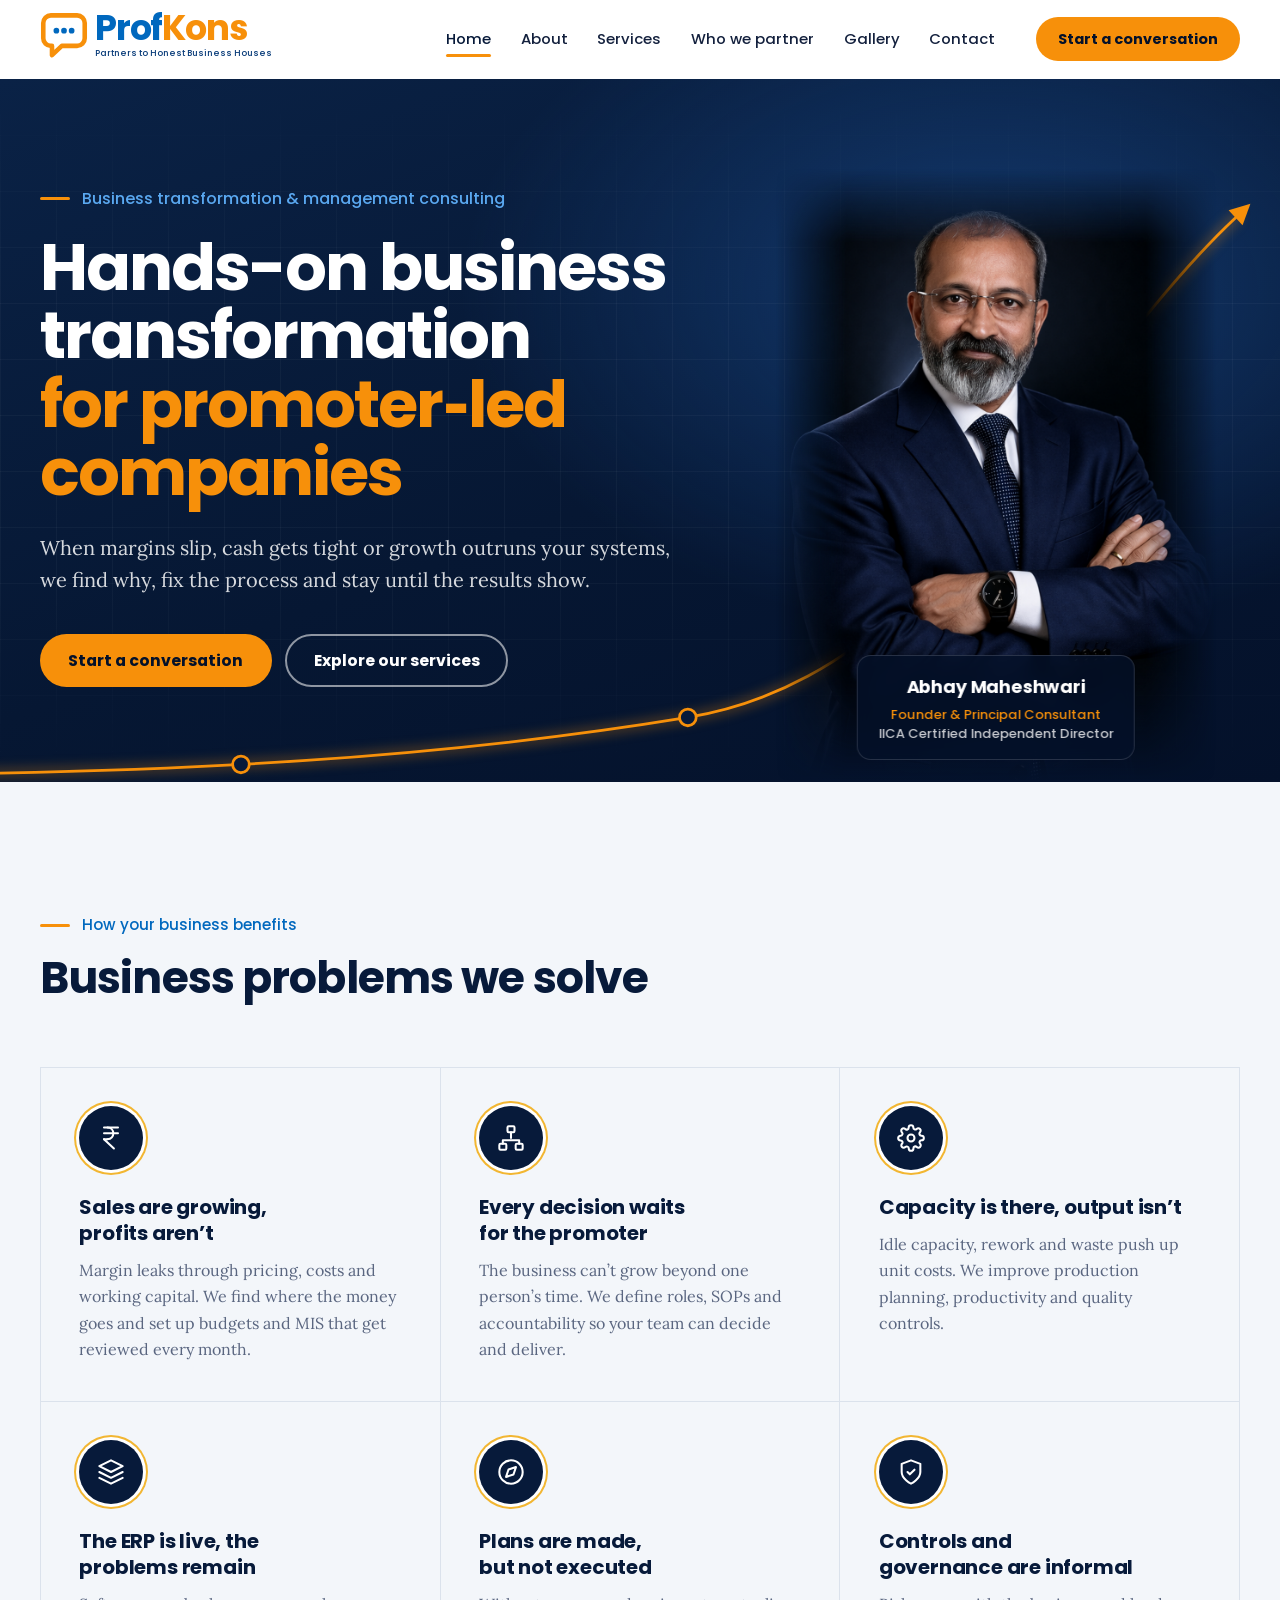
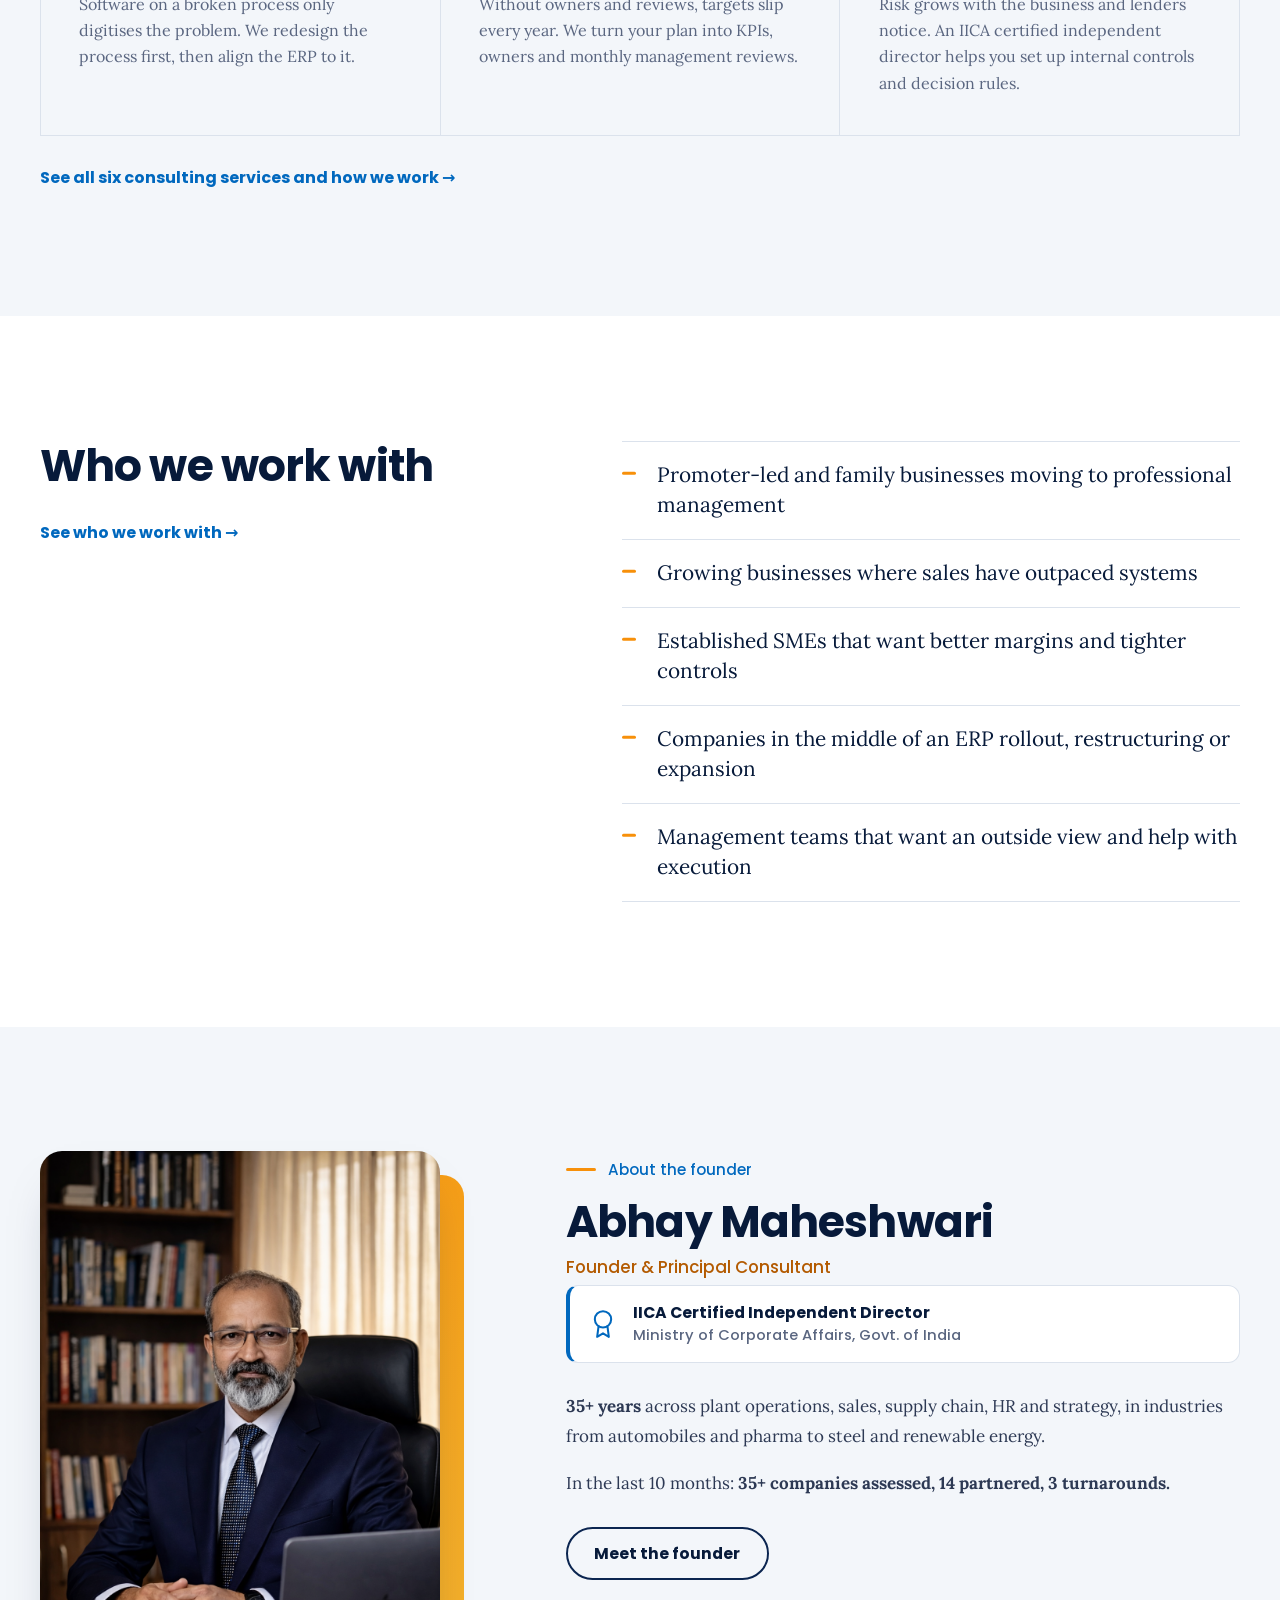
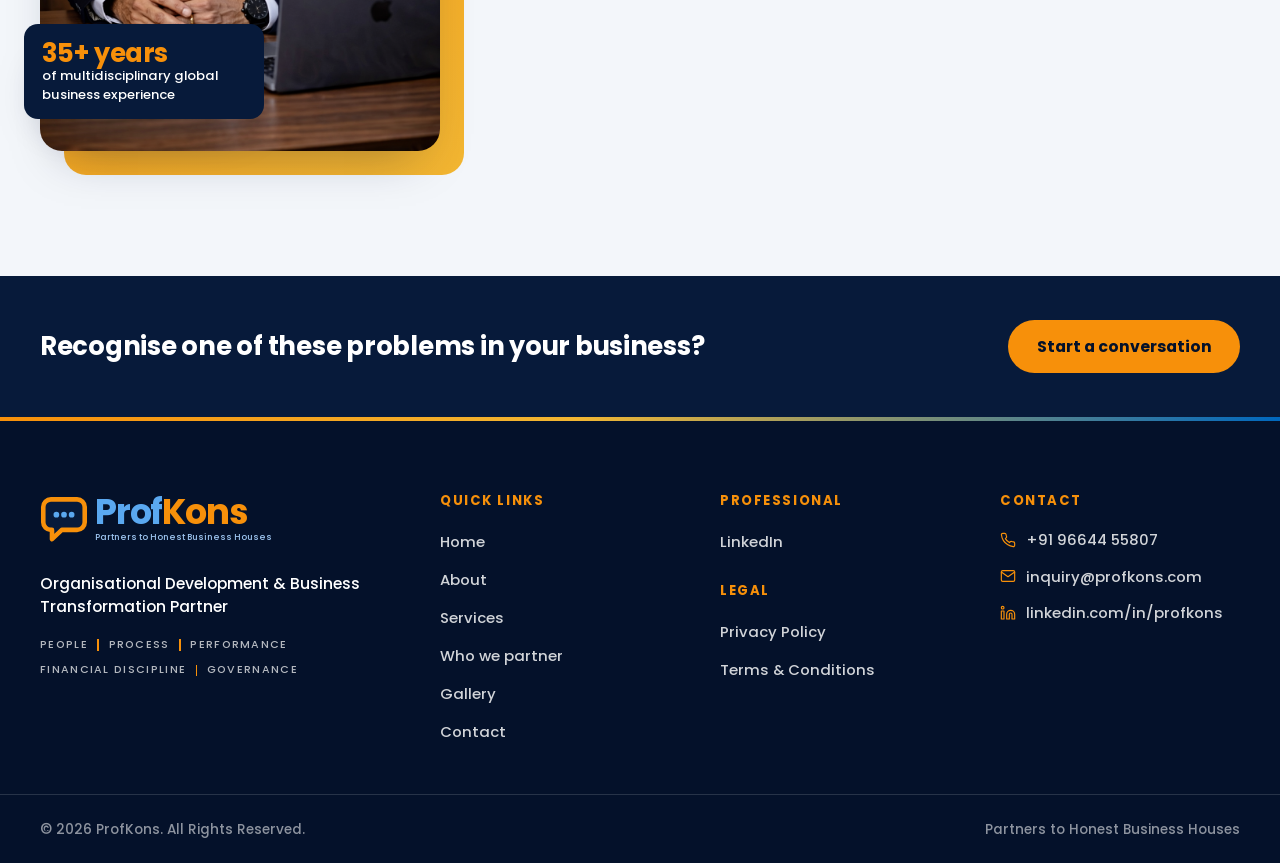
<file: index.html>
<!doctype html>
<html lang="en-IN">
<head>
<meta charset="utf-8">
<meta name="viewport" content="width=device-width, initial-scale=1">
<title>ProfKons | Business Transformation &amp; Management Consulting for Promoter-led Companies</title>
<meta name="description" content="ProfKons is a business transformation and management consulting firm for promoter-led and growing businesses. We fix margins, cash flow, processes, roles and governance, and stay through implementation.">
<meta property="og:site_name" content="ProfKons">
<meta property="og:title" content="ProfKons | Business Transformation &amp; Management Consulting for Promoter-led Companies">
<meta property="og:description" content="ProfKons is a business transformation and management consulting firm for promoter-led and growing businesses. We fix margins, cash flow, processes, roles and governance, and stay through implementation.">
<meta property="og:type" content="website">
<meta name="theme-color" content="#071a3a">
<link rel="icon" href="assets/img/favicon.svg" type="image/svg+xml">
<link rel="stylesheet" href="assets/css/style.css">
</head>
<body>

<a class="skip-link" href="#main">Skip to content</a>
<header class="site-header" data-header>
  <div class="container header-inner">
    <a href="index.html" aria-label="ProfKons home"><span class="logo"><svg class="logo-mark" viewBox="0 0 44 42" aria-hidden="true" focusable="false"><path class="bubble" d="M10 3H34A7 7 0 0 1 41 10V24A7 7 0 0 1 34 31H20L11 39.5V31H10A7 7 0 0 1 3 24V10A7 7 0 0 1 10 3Z"/><circle class="dot" cx="15" cy="17" r="2.6"/><circle class="dot" cx="22" cy="17" r="2.6"/><circle class="dot" cx="29" cy="17" r="2.6"/></svg><span class="logo-text"><span class="logo-word"><span class="logo-prof">Prof</span><span class="logo-kons">Kons</span></span><span class="logo-tag">Partners to Honest Business Houses</span></span></span></a>
    <button class="nav-toggle" type="button" aria-expanded="false" aria-controls="site-nav" data-nav-toggle>
      <span class="sr-only">Open menu</span>
      <span class="icon-open"><svg class="icon" viewBox="0 0 24 24" fill="none" stroke="currentColor" stroke-width="1.75" stroke-linecap="round" stroke-linejoin="round" aria-hidden="true" focusable="false"><line x1="3" y1="6" x2="21" y2="6"/><line x1="3" y1="12" x2="21" y2="12"/><line x1="3" y1="18" x2="21" y2="18"/></svg></span><span class="icon-close"><svg class="icon" viewBox="0 0 24 24" fill="none" stroke="currentColor" stroke-width="1.75" stroke-linecap="round" stroke-linejoin="round" aria-hidden="true" focusable="false"><line x1="18" y1="6" x2="6" y2="18"/><line x1="6" y1="6" x2="18" y2="18"/></svg></span>
    </button>
    <nav id="site-nav" class="site-nav" aria-label="Main">
      <ul><li><a href="index.html" aria-current="page">Home</a></li><li><a href="about.html">About</a></li><li><a href="services.html">Services</a></li><li><a href="partners.html">Who we partner</a></li><li><a href="gallery.html">Gallery</a></li><li><a href="contact.html">Contact</a></li></ul>
      <a class="btn btn-primary btn-sm" href="contact.html">Start a conversation</a>
    </nav>
  </div>
</header>
<main id="main">

<section class="hero" aria-labelledby="hero-title">
  <div class="hero-stage">
    <div class="journey-line" aria-hidden="true"><svg viewBox="0 0 1440 760" preserveAspectRatio="xMaxYMax slice"><path class="jl-glow" pathLength="1" d="M-40 752 C250 748, 520 736, 800 690 C1080 644, 1200 330, 1392 150"/><path class="jl-path" pathLength="1" d="M-40 752 C250 748, 520 736, 800 690 C1080 644, 1200 330, 1392 150"/><circle class="jl-node" cx="317.0" cy="740.8" r="9"/><circle class="jl-node" cx="800.0" cy="690.0" r="9"/><path class="jl-arrow" d="M0 -11 L22 0 L0 11 Z" transform="translate(1392 150) rotate(-43.2)"/></svg></div>
    <div class="container hero-grid">
      <div class="hero-copy">
        <p class="hero-role">Business transformation &amp; management consulting</p>
        <h1 id="hero-title"><span class="line">Hands-on business transformation</span> <span class="line line--accent">for promoter&#8209;led companies</span></h1>
        <p class="hero-sub">When margins slip, cash gets tight or growth outruns your systems, we find why, fix the process and stay until the results show.</p>
        <div class="hero-actions">
          <a class="btn btn-primary" href="contact.html">Start a conversation</a>
          <a class="btn btn-outline-light" href="services.html">Explore our services</a>
        </div>
      </div>
      <div class="hero-portrait">
        <img src="assets/img/headshot3.png" width="386" height="554" alt="Abhay Maheshwari, Founder of ProfKons" fetchpriority="high">
        <div class="hero-nameplate">
          <strong>Abhay Maheshwari</strong>
          <span class="np-role">Founder &amp; Principal Consultant</span>
          <span class="np-cred">IICA Certified Independent Director</span>
        </div>
      </div>
    </div>
  </div>
</section>

<section class="section section--paper" aria-labelledby="problems-title">
  <div class="container">
    <div class="section-head">
      <p class="kicker">How your business benefits</p>
      <h2 id="problems-title">Business problems we solve</h2>
    </div>
    <ul class="outcomes"><li><span class="disc"><svg class="icon" viewBox="0 0 24 24" fill="none" stroke="currentColor" stroke-width="1.75" stroke-linecap="round" stroke-linejoin="round" aria-hidden="true" focusable="false"><path d="M6 3h12"/><path d="M6 8h12"/><path d="m6 13 8.5 8"/><path d="M6 13h3"/><path d="M9 13c6.667 0 6.667-10 0-10"/></svg></span><h3><a href="services.html#profitability">Sales are growing, profits aren&rsquo;t</a></h3><p>Margin leaks through pricing, costs and working capital. We find where the money goes and set up budgets and MIS that get reviewed every month.</p></li><li><span class="disc"><svg class="icon" viewBox="0 0 24 24" fill="none" stroke="currentColor" stroke-width="1.75" stroke-linecap="round" stroke-linejoin="round" aria-hidden="true" focusable="false"><rect x="9" y="2" width="6" height="5" rx="1"/><rect x="2" y="17" width="6" height="5" rx="1"/><rect x="16" y="17" width="6" height="5" rx="1"/><path d="M12 7v5M5 17v-3h14v3"/></svg></span><h3><a href="services.html#organisational-development">Every decision waits for the promoter</a></h3><p>The business can&rsquo;t grow beyond one person&rsquo;s time. We define roles, SOPs and accountability so your team can decide and deliver.</p></li><li><span class="disc"><svg class="icon" viewBox="0 0 24 24" fill="none" stroke="currentColor" stroke-width="1.75" stroke-linecap="round" stroke-linejoin="round" aria-hidden="true" focusable="false"><circle cx="12" cy="12" r="3"/><path d="M19.4 15a1.65 1.65 0 0 0 .33 1.82l.06.06a2 2 0 0 1 0 2.83 2 2 0 0 1-2.83 0l-.06-.06a1.65 1.65 0 0 0-1.82-.33 1.65 1.65 0 0 0-1 1.51V21a2 2 0 0 1-2 2 2 2 0 0 1-2-2v-.09A1.65 1.65 0 0 0 9 19.4a1.65 1.65 0 0 0-1.82.33l-.06.06a2 2 0 0 1-2.83 0 2 2 0 0 1 0-2.83l.06-.06a1.65 1.65 0 0 0 .33-1.82 1.65 1.65 0 0 0-1.51-1H3a2 2 0 0 1-2-2 2 2 0 0 1 2-2h.09A1.65 1.65 0 0 0 4.6 9a1.65 1.65 0 0 0-.33-1.82l-.06-.06a2 2 0 0 1 0-2.83 2 2 0 0 1 2.83 0l.06.06a1.65 1.65 0 0 0 1.82.33H9a1.65 1.65 0 0 0 1-1.51V3a2 2 0 0 1 2-2 2 2 0 0 1 2 2v.09a1.65 1.65 0 0 0 1 1.51 1.65 1.65 0 0 0 1.82-.33l.06-.06a2 2 0 0 1 2.83 0 2 2 0 0 1 0 2.83l-.06.06a1.65 1.65 0 0 0-.33 1.82V9a1.65 1.65 0 0 0 1.51 1H21a2 2 0 0 1 2 2 2 2 0 0 1-2 2h-.09a1.65 1.65 0 0 0-1.51 1z"/></svg></span><h3><a href="services.html#operational-excellence">Capacity is there, output isn&rsquo;t</a></h3><p>Idle capacity, rework and waste push up unit costs. We improve production planning, productivity and quality controls.</p></li><li><span class="disc"><svg class="icon" viewBox="0 0 24 24" fill="none" stroke="currentColor" stroke-width="1.75" stroke-linecap="round" stroke-linejoin="round" aria-hidden="true" focusable="false"><polygon points="12 2 2 7 12 12 22 7 12 2"/><polyline points="2 17 12 22 22 17"/><polyline points="2 12 12 17 22 12"/></svg></span><h3><a href="services.html#business-transformation">The ERP is live, the problems remain</a></h3><p>Software on a broken process only digitises the problem. We redesign the process first, then align the ERP to it.</p></li><li><span class="disc"><svg class="icon" viewBox="0 0 24 24" fill="none" stroke="currentColor" stroke-width="1.75" stroke-linecap="round" stroke-linejoin="round" aria-hidden="true" focusable="false"><circle cx="12" cy="12" r="10"/><polygon points="16.24 7.76 14.12 14.12 7.76 16.24 9.88 9.88 16.24 7.76"/></svg></span><h3><a href="services.html#strategy-execution">Plans are made, but not executed</a></h3><p>Without owners and reviews, targets slip every year. We turn your plan into KPIs, owners and monthly management reviews.</p></li><li><span class="disc"><svg class="icon" viewBox="0 0 24 24" fill="none" stroke="currentColor" stroke-width="1.75" stroke-linecap="round" stroke-linejoin="round" aria-hidden="true" focusable="false"><path d="M12 22s8-4 8-10V5l-8-3-8 3v7c0 6 8 10 8 10z"/><polyline points="9 12 11 14 15 10"/></svg></span><h3><a href="services.html#governance">Controls and governance are informal</a></h3><p>Risk grows with the business and lenders notice. An IICA certified independent director helps you set up internal controls and decision rules.</p></li></ul>
    <p class="more-link"><a href="services.html">See all six consulting services and how we work &rarr;</a></p>
  </div>
</section>

<section class="section" aria-labelledby="fit-title">
  <div class="container problem-grid">
    <div>
      <h2 id="fit-title">Who we work with</h2>
      <p class="more-link"><a href="partners.html">See who we work with &rarr;</a></p>
    </div>
    <ul class="symptoms"><li>Promoter-led and family businesses moving to professional management</li><li>Growing businesses where sales have outpaced systems</li><li>Established SMEs that want better margins and tighter controls</li><li>Companies in the middle of an ERP rollout, restructuring or expansion</li><li>Management teams that want an outside view and help with execution</li></ul>
  </div>
</section>

<section class="section section--paper" aria-labelledby="founder-title">
  <div class="container founder-grid">
    <div class="founder-photo">
      <img src="assets/img/headshot4.png" width="306" height="459" alt="Abhay Maheshwari at his desk" loading="lazy">
      <div class="founder-badge"><strong>35+ years</strong>of multidisciplinary global business experience</div>
    </div>
    <div class="founder-body">
      <p class="kicker">About the founder</p>
      <h2 id="founder-title" class="founder-name">Abhay Maheshwari</h2>
      <p class="founder-title">Founder &amp; Principal Consultant</p>
      <div class="credential"><svg class="icon" viewBox="0 0 24 24" fill="none" stroke="currentColor" stroke-width="1.75" stroke-linecap="round" stroke-linejoin="round" aria-hidden="true" focusable="false"><circle cx="12" cy="8" r="7"/><polyline points="8.21 13.89 7 23 12 20 17 23 15.79 13.88"/></svg><p><strong>IICA Certified Independent Director</strong>Ministry of Corporate Affairs, Govt. of India</p></div>
      <p><strong>35+ years</strong> across plant operations, sales, supply chain, HR and strategy, in industries from automobiles and pharma to steel and renewable energy.</p>
      <p>In the last 10 months: <strong>35+ companies assessed, 14 partnered, 3 turnarounds.</strong></p>
      <a class="btn btn-outline" href="about.html">Meet the founder</a>
    </div>
  </div>
</section>

<section class="cta-strip" aria-label="Contact ProfKons">
  <div class="container cta-strip-inner">
    <p>Recognise one of these problems in your business?</p>
    <a class="btn btn-primary" href="contact.html">Start a conversation</a>
  </div>
</section>

</main>

<footer class="site-footer">
  <div class="container footer-grid">
    <div class="footer-brand">
      <a href="index.html" aria-label="ProfKons home"><span class="logo logo--dark"><svg class="logo-mark" viewBox="0 0 44 42" aria-hidden="true" focusable="false"><path class="bubble" d="M10 3H34A7 7 0 0 1 41 10V24A7 7 0 0 1 34 31H20L11 39.5V31H10A7 7 0 0 1 3 24V10A7 7 0 0 1 10 3Z"/><circle class="dot" cx="15" cy="17" r="2.6"/><circle class="dot" cx="22" cy="17" r="2.6"/><circle class="dot" cx="29" cy="17" r="2.6"/></svg><span class="logo-text"><span class="logo-word"><span class="logo-prof">Prof</span><span class="logo-kons">Kons</span></span><span class="logo-tag">Partners to Honest Business Houses</span></span></span></a>
      <p>Organisational Development &amp; Business Transformation Partner</p>
      <ul class="pillars" aria-label="What we work on"><li>People</li><li>Process</li><li>Performance</li><li>Financial Discipline</li><li>Governance</li></ul>
    </div>
    <div>
      <h2>Quick links</h2>
      <ul class="footer-links"><li><a href="index.html">Home</a></li><li><a href="about.html">About</a></li><li><a href="services.html">Services</a></li><li><a href="partners.html">Who we partner</a></li><li><a href="gallery.html">Gallery</a></li><li><a href="contact.html">Contact</a></li></ul>
    </div>
    <div>
      <h2>Professional</h2>
      <ul class="footer-links"><li><a href="https://www.linkedin.com/in/profkons" target="_blank" rel="noopener">LinkedIn</a></li></ul>
      <h2 class="footer-sub">Legal</h2>
      <ul class="footer-links"><li><a href="privacy.html">Privacy Policy</a></li><li><a href="terms.html">Terms &amp; Conditions</a></li></ul>
    </div>
    <div>
      <h2>Contact</h2>
      <ul class="footer-contact">
        <li><svg class="icon" viewBox="0 0 24 24" fill="none" stroke="currentColor" stroke-width="1.75" stroke-linecap="round" stroke-linejoin="round" aria-hidden="true" focusable="false"><path d="M22 16.92v3a2 2 0 0 1-2.18 2 19.79 19.79 0 0 1-8.63-3.07 19.5 19.5 0 0 1-6-6 19.79 19.79 0 0 1-3.07-8.67A2 2 0 0 1 4.11 2h3a2 2 0 0 1 2 1.72 12.84 12.84 0 0 0 .7 2.81 2 2 0 0 1-.45 2.11L8.09 9.91a16 16 0 0 0 6 6l1.27-1.27a2 2 0 0 1 2.11-.45 12.84 12.84 0 0 0 2.81.7A2 2 0 0 1 22 16.92z"/></svg><a href="tel:+919664455807">+91 96644 55807</a></li>
        <li><svg class="icon" viewBox="0 0 24 24" fill="none" stroke="currentColor" stroke-width="1.75" stroke-linecap="round" stroke-linejoin="round" aria-hidden="true" focusable="false"><path d="M4 4h16c1.1 0 2 .9 2 2v12c0 1.1-.9 2-2 2H4c-1.1 0-2-.9-2-2V6c0-1.1.9-2 2-2z"/><polyline points="22,6 12,13 2,6"/></svg><a href="mailto:inquiry@profkons.com">inquiry@profkons.com</a></li>
        <li><svg class="icon" viewBox="0 0 24 24" fill="none" stroke="currentColor" stroke-width="1.75" stroke-linecap="round" stroke-linejoin="round" aria-hidden="true" focusable="false"><path d="M16 8a6 6 0 0 1 6 6v7h-4v-7a2 2 0 0 0-2-2 2 2 0 0 0-2 2v7h-4v-7a6 6 0 0 1 6-6z"/><rect x="2" y="9" width="4" height="12"/><circle cx="4" cy="4" r="2"/></svg><a href="https://www.linkedin.com/in/profkons" target="_blank" rel="noopener">linkedin.com/in/profkons</a></li>
      </ul>
    </div>
  </div>
  <div class="container footer-bottom">
    <p>&copy; <span data-year>2026</span> ProfKons. All Rights Reserved.</p>
    <p>Partners to Honest Business Houses</p>
  </div>
</footer>
<script src="assets/js/main.js" defer></script>
</body>
</html>
</file>
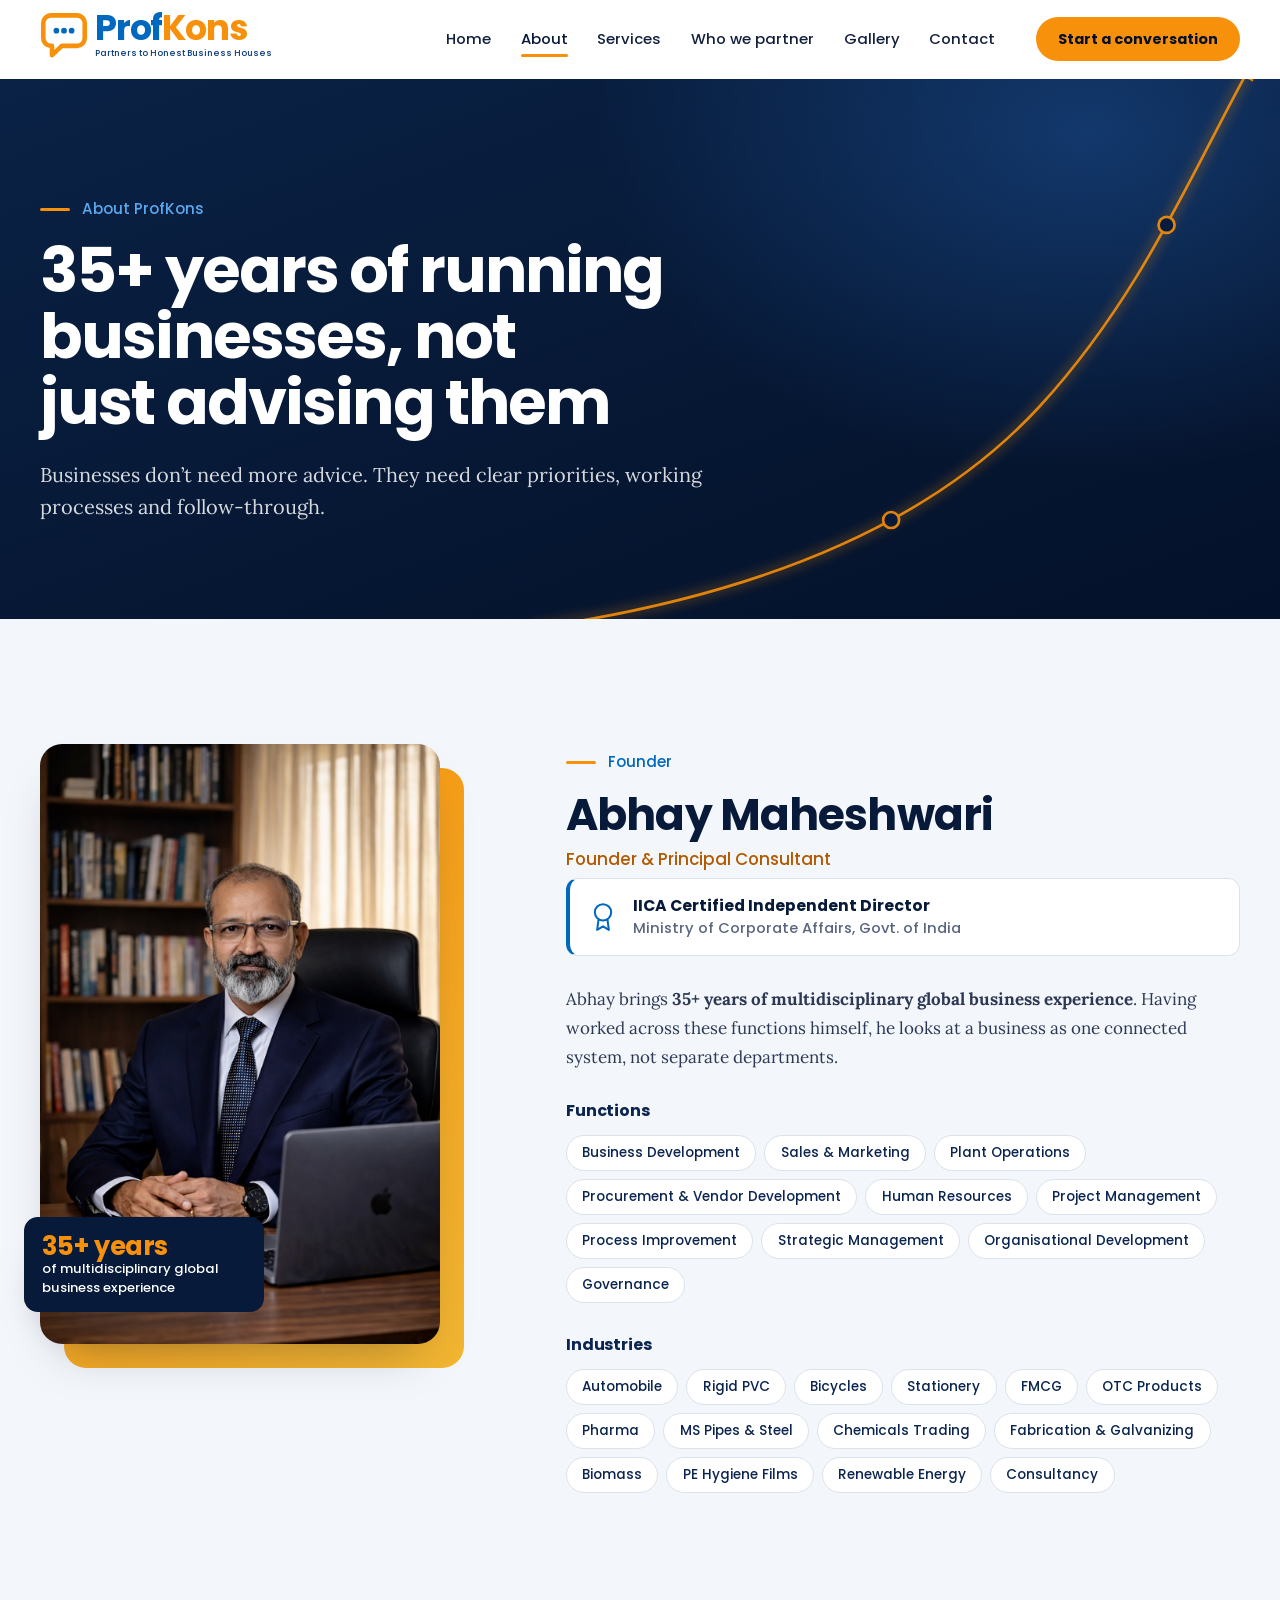
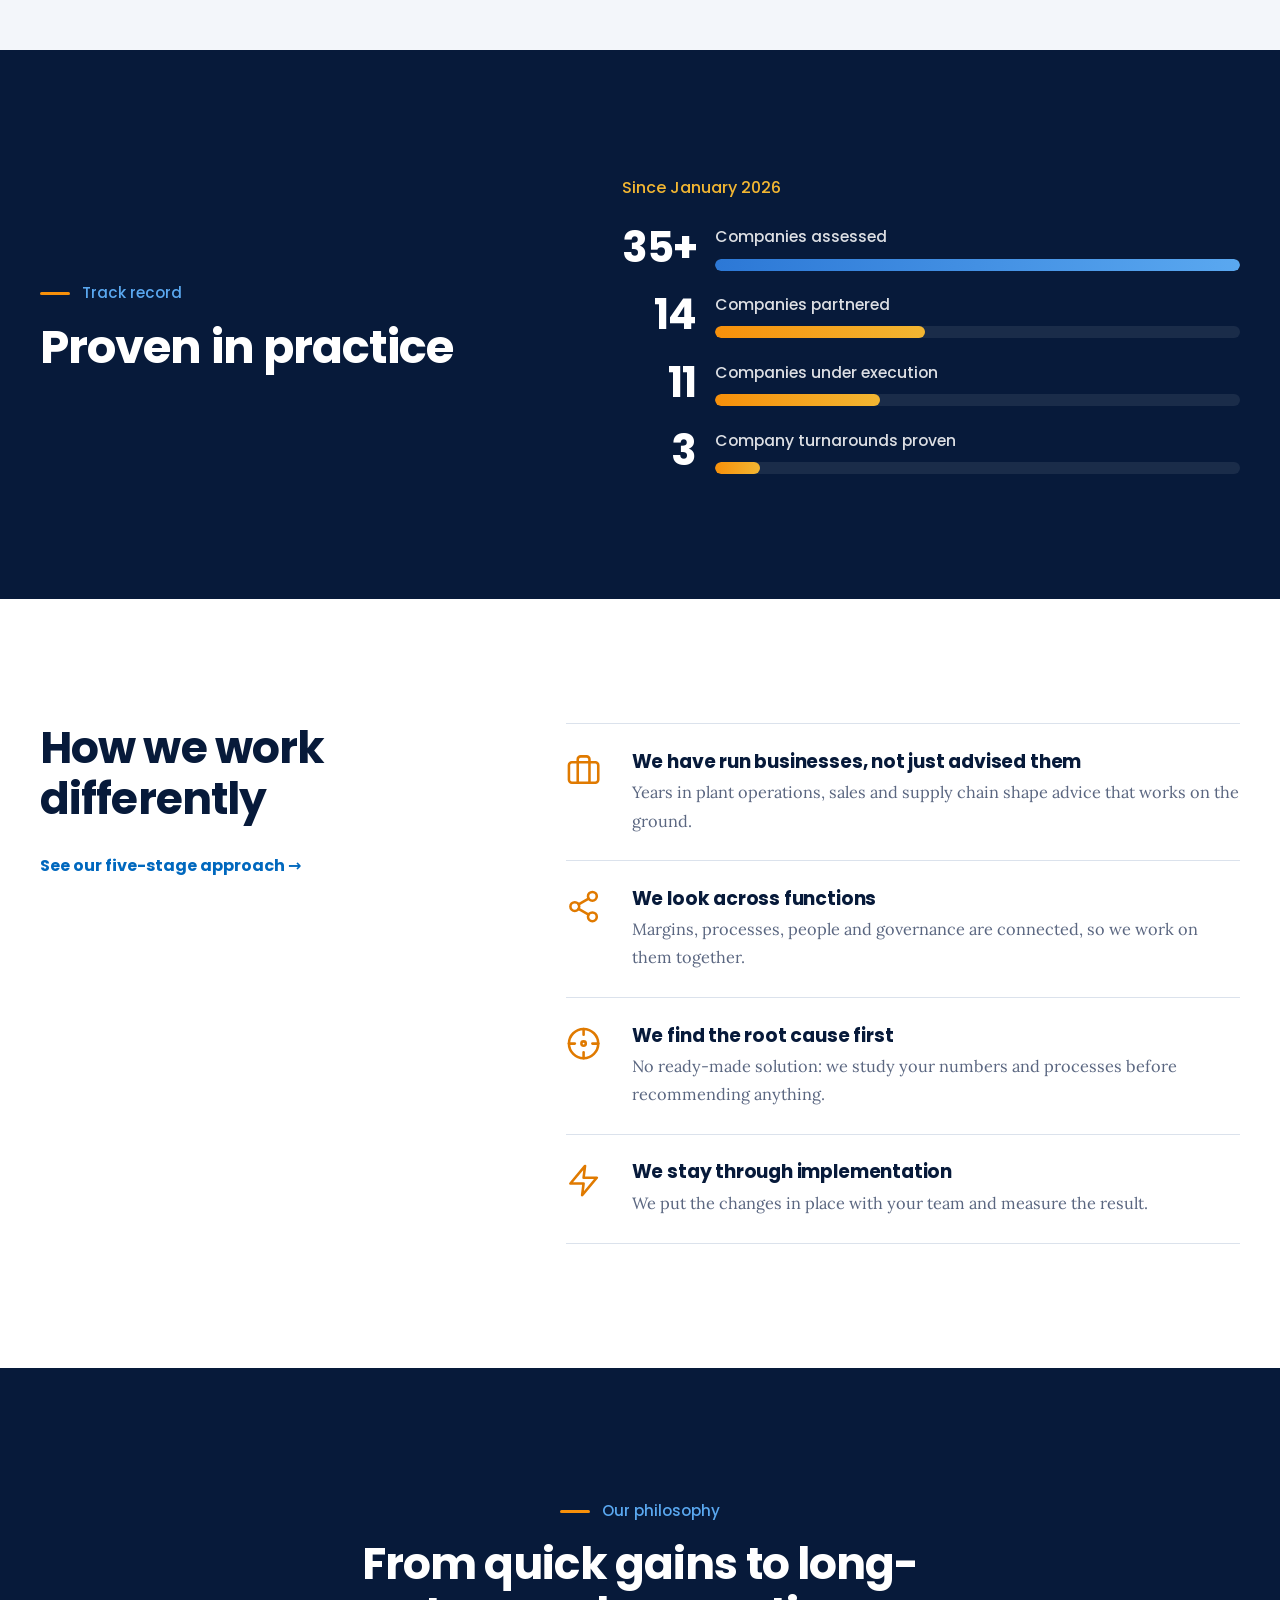
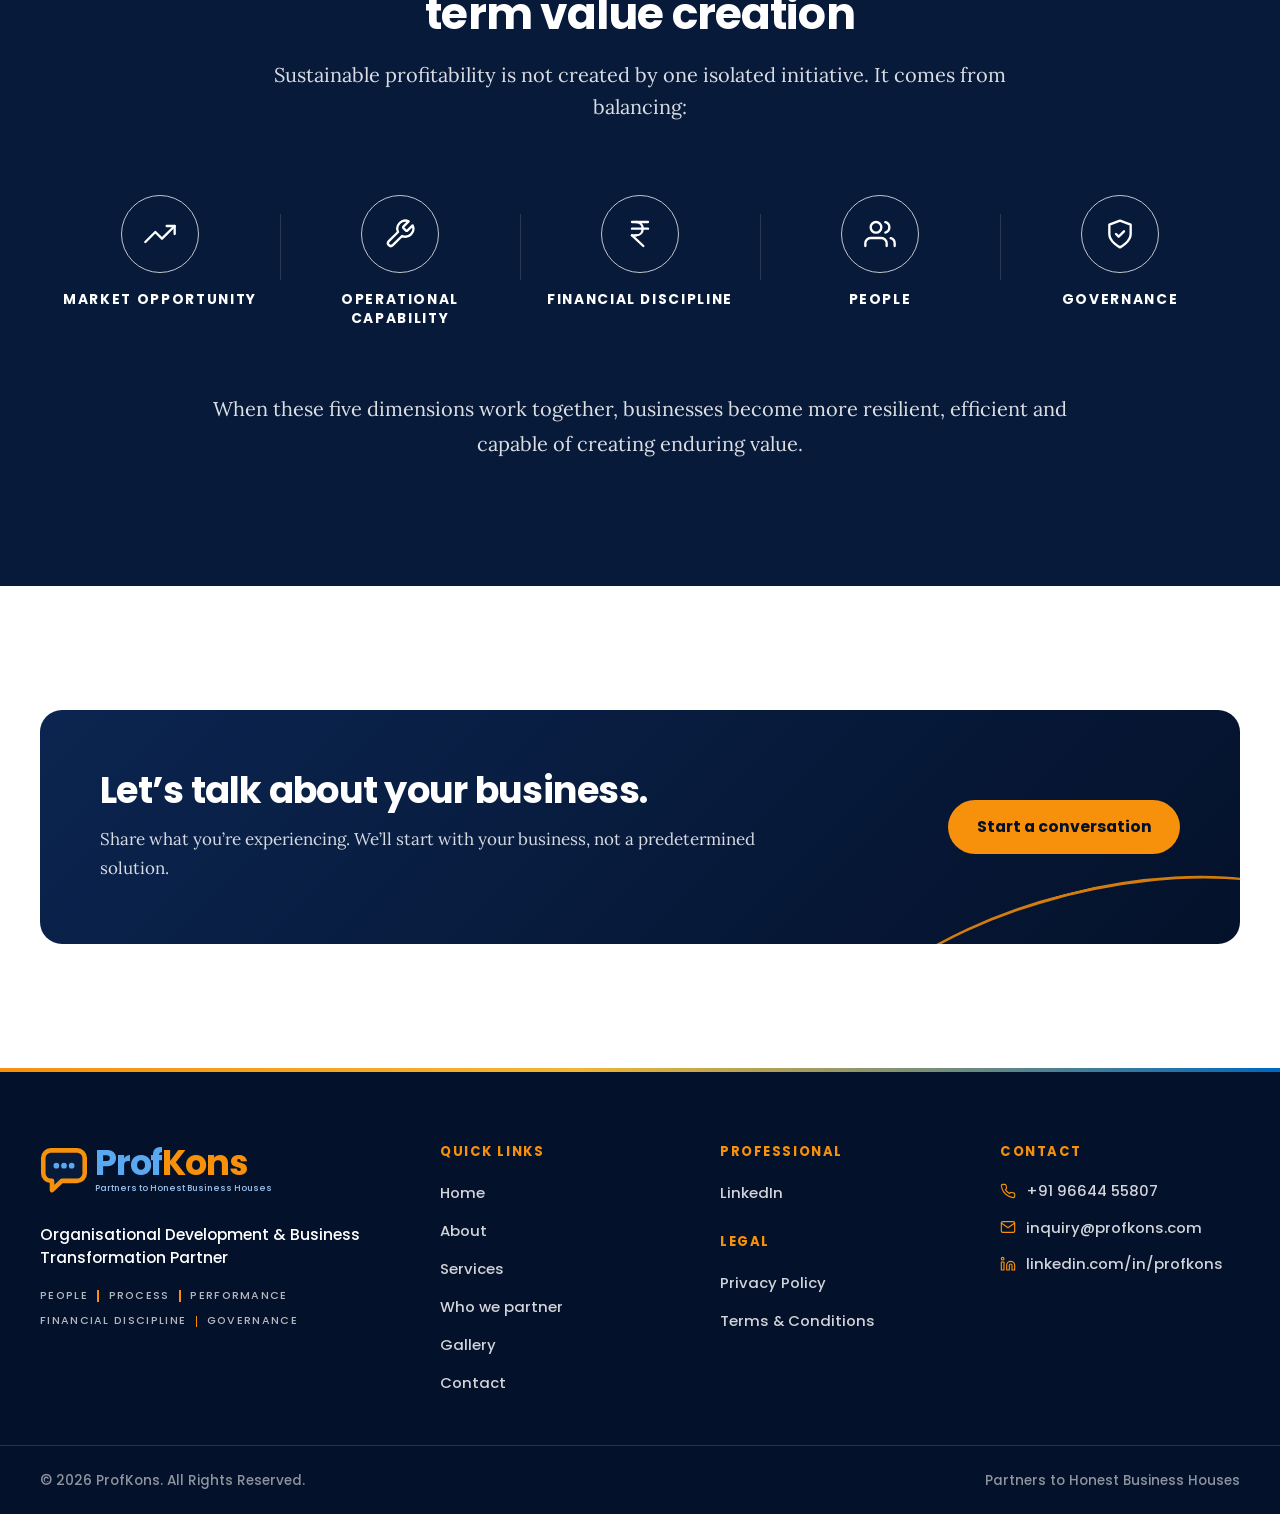
<file: about.html>
<!doctype html>
<html lang="en-IN">
<head>
<meta charset="utf-8">
<meta name="viewport" content="width=device-width, initial-scale=1">
<title>About ProfKons &amp; Founder Abhay Maheshwari | Business Consultant</title>
<meta name="description" content="ProfKons was founded by Abhay Maheshwari, a business consultant and IICA certified independent director with 35+ years across operations, sales, supply chain, HR and strategy.">
<meta property="og:site_name" content="ProfKons">
<meta property="og:title" content="About ProfKons &amp; Founder Abhay Maheshwari | Business Consultant">
<meta property="og:description" content="ProfKons was founded by Abhay Maheshwari, a business consultant and IICA certified independent director with 35+ years across operations, sales, supply chain, HR and strategy.">
<meta property="og:type" content="website">
<meta name="theme-color" content="#071a3a">
<link rel="icon" href="assets/img/favicon.svg" type="image/svg+xml">
<link rel="stylesheet" href="assets/css/style.css">
</head>
<body>

<a class="skip-link" href="#main">Skip to content</a>
<header class="site-header" data-header>
  <div class="container header-inner">
    <a href="index.html" aria-label="ProfKons home"><span class="logo"><svg class="logo-mark" viewBox="0 0 44 42" aria-hidden="true" focusable="false"><path class="bubble" d="M10 3H34A7 7 0 0 1 41 10V24A7 7 0 0 1 34 31H20L11 39.5V31H10A7 7 0 0 1 3 24V10A7 7 0 0 1 10 3Z"/><circle class="dot" cx="15" cy="17" r="2.6"/><circle class="dot" cx="22" cy="17" r="2.6"/><circle class="dot" cx="29" cy="17" r="2.6"/></svg><span class="logo-text"><span class="logo-word"><span class="logo-prof">Prof</span><span class="logo-kons">Kons</span></span><span class="logo-tag">Partners to Honest Business Houses</span></span></span></a>
    <button class="nav-toggle" type="button" aria-expanded="false" aria-controls="site-nav" data-nav-toggle>
      <span class="sr-only">Open menu</span>
      <span class="icon-open"><svg class="icon" viewBox="0 0 24 24" fill="none" stroke="currentColor" stroke-width="1.75" stroke-linecap="round" stroke-linejoin="round" aria-hidden="true" focusable="false"><line x1="3" y1="6" x2="21" y2="6"/><line x1="3" y1="12" x2="21" y2="12"/><line x1="3" y1="18" x2="21" y2="18"/></svg></span><span class="icon-close"><svg class="icon" viewBox="0 0 24 24" fill="none" stroke="currentColor" stroke-width="1.75" stroke-linecap="round" stroke-linejoin="round" aria-hidden="true" focusable="false"><line x1="18" y1="6" x2="6" y2="18"/><line x1="6" y1="6" x2="18" y2="18"/></svg></span>
    </button>
    <nav id="site-nav" class="site-nav" aria-label="Main">
      <ul><li><a href="index.html">Home</a></li><li><a href="about.html" aria-current="page">About</a></li><li><a href="services.html">Services</a></li><li><a href="partners.html">Who we partner</a></li><li><a href="gallery.html">Gallery</a></li><li><a href="contact.html">Contact</a></li></ul>
      <a class="btn btn-primary btn-sm" href="contact.html">Start a conversation</a>
    </nav>
  </div>
</header>
<main id="main">

<section class="page-hero">
  <div class="journey-line" aria-hidden="true"><svg viewBox="0 0 1440 760" preserveAspectRatio="xMaxYMax slice"><path class="jl-glow" pathLength="1" d="M600 770 C880 730, 1060 640, 1170 520 C1280 400, 1335 270, 1400 150"/><path class="jl-path" pathLength="1" d="M600 770 C880 730, 1060 640, 1170 520 C1280 400, 1335 270, 1400 150"/><circle class="jl-node" cx="1002.5" cy="648.3" r="9"/><circle class="jl-node" cx="1312.4" cy="316.3" r="9"/><path class="jl-arrow" d="M0 -11 L22 0 L0 11 Z" transform="translate(1400 150) rotate(-61.6)"/></svg></div>
  <div class="container">
    <p class="kicker">About ProfKons</p>
    <h1>35+ years of running businesses, not just advising them</h1>
    <p class="lead">Businesses don&rsquo;t need more advice. They need clear priorities, working processes and follow-through.</p>
  </div>
</section>

<section class="section section--paper" id="founder" aria-labelledby="founder-title">
  <div class="container founder-grid">
    <div class="founder-photo">
      <img src="assets/img/headshot4.png" width="306" height="459" alt="Abhay Maheshwari at his desk" loading="lazy">
      <div class="founder-badge"><strong>35+ years</strong>of multidisciplinary global business experience</div>
    </div>
    <div class="founder-body">
      <p class="kicker">Founder</p>
      <h2 id="founder-title" class="founder-name">Abhay Maheshwari</h2>
      <p class="founder-title">Founder &amp; Principal Consultant</p>
      <div class="credential"><svg class="icon" viewBox="0 0 24 24" fill="none" stroke="currentColor" stroke-width="1.75" stroke-linecap="round" stroke-linejoin="round" aria-hidden="true" focusable="false"><circle cx="12" cy="8" r="7"/><polyline points="8.21 13.89 7 23 12 20 17 23 15.79 13.88"/></svg><p><strong>IICA Certified Independent Director</strong>Ministry of Corporate Affairs, Govt. of India</p></div>
      <p>Abhay brings <strong>35+ years of multidisciplinary global business experience</strong>. Having worked across these functions himself, he looks at a business as one connected system, not separate departments.</p>
      <div class="industries">
        <h3>Functions</h3>
        <ul class="chips"><li>Business Development</li><li>Sales &amp; Marketing</li><li>Plant Operations</li><li>Procurement &amp; Vendor Development</li><li>Human Resources</li><li>Project Management</li><li>Process Improvement</li><li>Strategic Management</li><li>Organisational Development</li><li>Governance</li></ul>
      </div>
      <div class="industries">
        <h3>Industries</h3>
        <ul class="chips">
          <li>Automobile</li><li>Rigid PVC</li><li>Bicycles</li><li>Stationery</li><li>FMCG</li><li>OTC Products</li><li>Pharma</li><li>MS Pipes &amp; Steel</li><li>Chemicals Trading</li><li>Fabrication &amp; Galvanizing</li><li>Biomass</li><li>PE Hygiene Films</li><li>Renewable Energy</li><li>Consultancy</li>
        </ul>
      </div>
    </div>
  </div>
</section>

<section class="section section--navy" aria-labelledby="cred-title">
  <div class="container credentials-grid">
    <div>
      <p class="kicker">Track record</p>
      <h2 id="cred-title">Proven in practice</h2>
    </div>
    <div>
      <p class="period">Since January 2026</p>
      <ul class="bars">
        <li><span class="num">35+</span><span class="label">Companies assessed</span><span class="track" aria-hidden="true"><span class="fill" style="--w:100%"></span></span></li>
        <li><span class="num">14</span><span class="label">Companies partnered</span><span class="track" aria-hidden="true"><span class="fill" style="--w:40%"></span></span></li>
        <li><span class="num">11</span><span class="label">Companies under execution</span><span class="track" aria-hidden="true"><span class="fill" style="--w:31.4%"></span></span></li>
        <li><span class="num">3</span><span class="label">Company turnarounds proven</span><span class="track" aria-hidden="true"><span class="fill" style="--w:8.6%"></span></span></li>
      </ul>
    </div>
  </div>
</section>

<section class="section" id="why" aria-labelledby="why-title">
  <div class="container split">
    <div class="split-aside">
      <h2 id="why-title">How we work differently</h2>
      <p class="more-link"><a href="services.html#approach">See our five-stage approach &rarr;</a></p>
    </div>
    <ul class="reasons"><li><svg class="icon" viewBox="0 0 24 24" fill="none" stroke="currentColor" stroke-width="1.75" stroke-linecap="round" stroke-linejoin="round" aria-hidden="true" focusable="false"><rect x="2" y="7" width="20" height="14" rx="2"/><path d="M16 21V5a2 2 0 0 0-2-2h-4a2 2 0 0 0-2 2v16"/></svg><h3>We have run businesses, not just advised them</h3><p>Years in plant operations, sales and supply chain shape advice that works on the ground.</p></li><li><svg class="icon" viewBox="0 0 24 24" fill="none" stroke="currentColor" stroke-width="1.75" stroke-linecap="round" stroke-linejoin="round" aria-hidden="true" focusable="false"><circle cx="18" cy="5" r="3"/><circle cx="6" cy="12" r="3"/><circle cx="18" cy="19" r="3"/><line x1="8.59" y1="13.51" x2="15.42" y2="17.49"/><line x1="15.41" y1="6.51" x2="8.59" y2="10.49"/></svg><h3>We look across functions</h3><p>Margins, processes, people and governance are connected, so we work on them together.</p></li><li><svg class="icon" viewBox="0 0 24 24" fill="none" stroke="currentColor" stroke-width="1.75" stroke-linecap="round" stroke-linejoin="round" aria-hidden="true" focusable="false"><circle cx="12" cy="12" r="10"/><line x1="22" y1="12" x2="18" y2="12"/><line x1="6" y1="12" x2="2" y2="12"/><line x1="12" y1="6" x2="12" y2="2"/><line x1="12" y1="22" x2="12" y2="18"/><circle cx="12" cy="12" r="1.5"/></svg><h3>We find the root cause first</h3><p>No ready-made solution: we study your numbers and processes before recommending anything.</p></li><li><svg class="icon" viewBox="0 0 24 24" fill="none" stroke="currentColor" stroke-width="1.75" stroke-linecap="round" stroke-linejoin="round" aria-hidden="true" focusable="false"><polygon points="13 2 3 14 12 14 11 22 21 10 12 10 13 2"/></svg><h3>We stay through implementation</h3><p>We put the changes in place with your team and measure the result.</p></li></ul>
  </div>
</section>

<section class="section section--navy" id="philosophy" aria-labelledby="philosophy-title">
  <div class="container">
    <div class="section-head section-head--center">
      <p class="kicker">Our philosophy</p>
      <h2 id="philosophy-title">From quick gains to long-term value creation</h2>
      <p class="lead">Sustainable profitability is not created by one isolated initiative. It comes from balancing:</p>
    </div>
    <ul class="dimensions">
      <li><span class="disc disc--ring"><svg class="icon" viewBox="0 0 24 24" fill="none" stroke="currentColor" stroke-width="1.75" stroke-linecap="round" stroke-linejoin="round" aria-hidden="true" focusable="false"><polyline points="23 6 13.5 15.5 8.5 10.5 1 18"/><polyline points="17 6 23 6 23 12"/></svg></span>Market Opportunity</li>
      <li><span class="disc disc--ring"><svg class="icon" viewBox="0 0 24 24" fill="none" stroke="currentColor" stroke-width="1.75" stroke-linecap="round" stroke-linejoin="round" aria-hidden="true" focusable="false"><path d="M14.7 6.3a1 1 0 0 0 0 1.4l1.6 1.6a1 1 0 0 0 1.4 0l3.77-3.77a6 6 0 0 1-7.94 7.94l-6.91 6.91a2.12 2.12 0 0 1-3-3l6.91-6.91a6 6 0 0 1 7.94-7.94l-3.76 3.76z"/></svg></span>Operational Capability</li>
      <li><span class="disc disc--ring"><svg class="icon" viewBox="0 0 24 24" fill="none" stroke="currentColor" stroke-width="1.75" stroke-linecap="round" stroke-linejoin="round" aria-hidden="true" focusable="false"><path d="M6 3h12"/><path d="M6 8h12"/><path d="m6 13 8.5 8"/><path d="M6 13h3"/><path d="M9 13c6.667 0 6.667-10 0-10"/></svg></span>Financial Discipline</li>
      <li><span class="disc disc--ring"><svg class="icon" viewBox="0 0 24 24" fill="none" stroke="currentColor" stroke-width="1.75" stroke-linecap="round" stroke-linejoin="round" aria-hidden="true" focusable="false"><path d="M17 21v-2a4 4 0 0 0-4-4H5a4 4 0 0 0-4 4v2"/><circle cx="9" cy="7" r="4"/><path d="M23 21v-2a4 4 0 0 0-3-3.87"/><path d="M16 3.13a4 4 0 0 1 0 7.75"/></svg></span>People</li>
      <li><span class="disc disc--ring"><svg class="icon" viewBox="0 0 24 24" fill="none" stroke="currentColor" stroke-width="1.75" stroke-linecap="round" stroke-linejoin="round" aria-hidden="true" focusable="false"><path d="M12 22s8-4 8-10V5l-8-3-8 3v7c0 6 8 10 8 10z"/><polyline points="9 12 11 14 15 10"/></svg></span>Governance</li>
    </ul>
    <p class="philosophy-close">When these five dimensions work together, businesses become more resilient, efficient and capable of creating enduring value.</p>
  </div>
</section>

<section class="section" aria-label="Start a conversation">
  <div class="container">
    <div class="cta-panel">
      <div>
        <h2>Let&rsquo;s talk about your business.</h2>
        <p>Share what you&rsquo;re experiencing. We&rsquo;ll start with your business, not a predetermined solution.</p>
      </div>
      <a class="btn btn-primary" href="contact.html">Start a conversation</a>
    </div>
  </div>
</section>

</main>

<footer class="site-footer">
  <div class="container footer-grid">
    <div class="footer-brand">
      <a href="index.html" aria-label="ProfKons home"><span class="logo logo--dark"><svg class="logo-mark" viewBox="0 0 44 42" aria-hidden="true" focusable="false"><path class="bubble" d="M10 3H34A7 7 0 0 1 41 10V24A7 7 0 0 1 34 31H20L11 39.5V31H10A7 7 0 0 1 3 24V10A7 7 0 0 1 10 3Z"/><circle class="dot" cx="15" cy="17" r="2.6"/><circle class="dot" cx="22" cy="17" r="2.6"/><circle class="dot" cx="29" cy="17" r="2.6"/></svg><span class="logo-text"><span class="logo-word"><span class="logo-prof">Prof</span><span class="logo-kons">Kons</span></span><span class="logo-tag">Partners to Honest Business Houses</span></span></span></a>
      <p>Organisational Development &amp; Business Transformation Partner</p>
      <ul class="pillars" aria-label="What we work on"><li>People</li><li>Process</li><li>Performance</li><li>Financial Discipline</li><li>Governance</li></ul>
    </div>
    <div>
      <h2>Quick links</h2>
      <ul class="footer-links"><li><a href="index.html">Home</a></li><li><a href="about.html">About</a></li><li><a href="services.html">Services</a></li><li><a href="partners.html">Who we partner</a></li><li><a href="gallery.html">Gallery</a></li><li><a href="contact.html">Contact</a></li></ul>
    </div>
    <div>
      <h2>Professional</h2>
      <ul class="footer-links"><li><a href="https://www.linkedin.com/in/profkons" target="_blank" rel="noopener">LinkedIn</a></li></ul>
      <h2 class="footer-sub">Legal</h2>
      <ul class="footer-links"><li><a href="privacy.html">Privacy Policy</a></li><li><a href="terms.html">Terms &amp; Conditions</a></li></ul>
    </div>
    <div>
      <h2>Contact</h2>
      <ul class="footer-contact">
        <li><svg class="icon" viewBox="0 0 24 24" fill="none" stroke="currentColor" stroke-width="1.75" stroke-linecap="round" stroke-linejoin="round" aria-hidden="true" focusable="false"><path d="M22 16.92v3a2 2 0 0 1-2.18 2 19.79 19.79 0 0 1-8.63-3.07 19.5 19.5 0 0 1-6-6 19.79 19.79 0 0 1-3.07-8.67A2 2 0 0 1 4.11 2h3a2 2 0 0 1 2 1.72 12.84 12.84 0 0 0 .7 2.81 2 2 0 0 1-.45 2.11L8.09 9.91a16 16 0 0 0 6 6l1.27-1.27a2 2 0 0 1 2.11-.45 12.84 12.84 0 0 0 2.81.7A2 2 0 0 1 22 16.92z"/></svg><a href="tel:+919664455807">+91 96644 55807</a></li>
        <li><svg class="icon" viewBox="0 0 24 24" fill="none" stroke="currentColor" stroke-width="1.75" stroke-linecap="round" stroke-linejoin="round" aria-hidden="true" focusable="false"><path d="M4 4h16c1.1 0 2 .9 2 2v12c0 1.1-.9 2-2 2H4c-1.1 0-2-.9-2-2V6c0-1.1.9-2 2-2z"/><polyline points="22,6 12,13 2,6"/></svg><a href="mailto:inquiry@profkons.com">inquiry@profkons.com</a></li>
        <li><svg class="icon" viewBox="0 0 24 24" fill="none" stroke="currentColor" stroke-width="1.75" stroke-linecap="round" stroke-linejoin="round" aria-hidden="true" focusable="false"><path d="M16 8a6 6 0 0 1 6 6v7h-4v-7a2 2 0 0 0-2-2 2 2 0 0 0-2 2v7h-4v-7a6 6 0 0 1 6-6z"/><rect x="2" y="9" width="4" height="12"/><circle cx="4" cy="4" r="2"/></svg><a href="https://www.linkedin.com/in/profkons" target="_blank" rel="noopener">linkedin.com/in/profkons</a></li>
      </ul>
    </div>
  </div>
  <div class="container footer-bottom">
    <p>&copy; <span data-year>2026</span> ProfKons. All Rights Reserved.</p>
    <p>Partners to Honest Business Houses</p>
  </div>
</footer>
<script src="assets/js/main.js" defer></script>
</body>
</html>
</file>
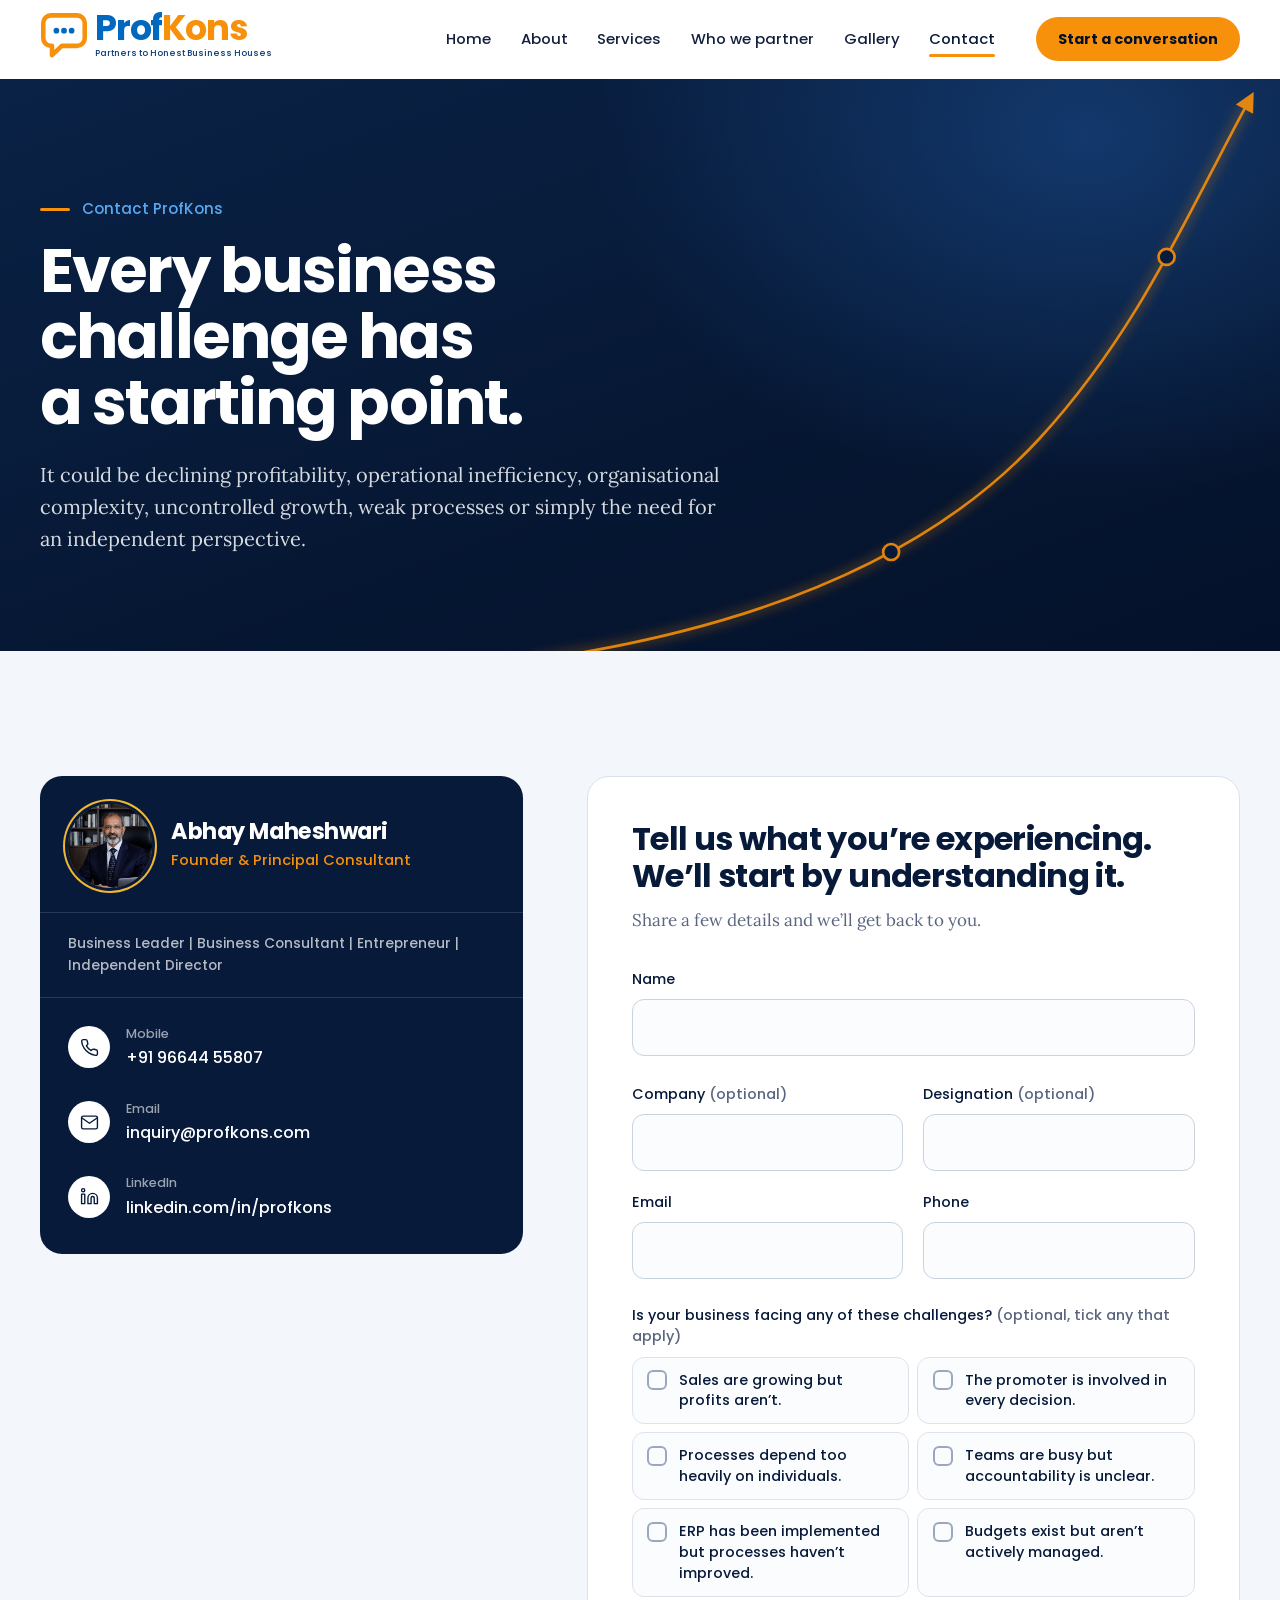
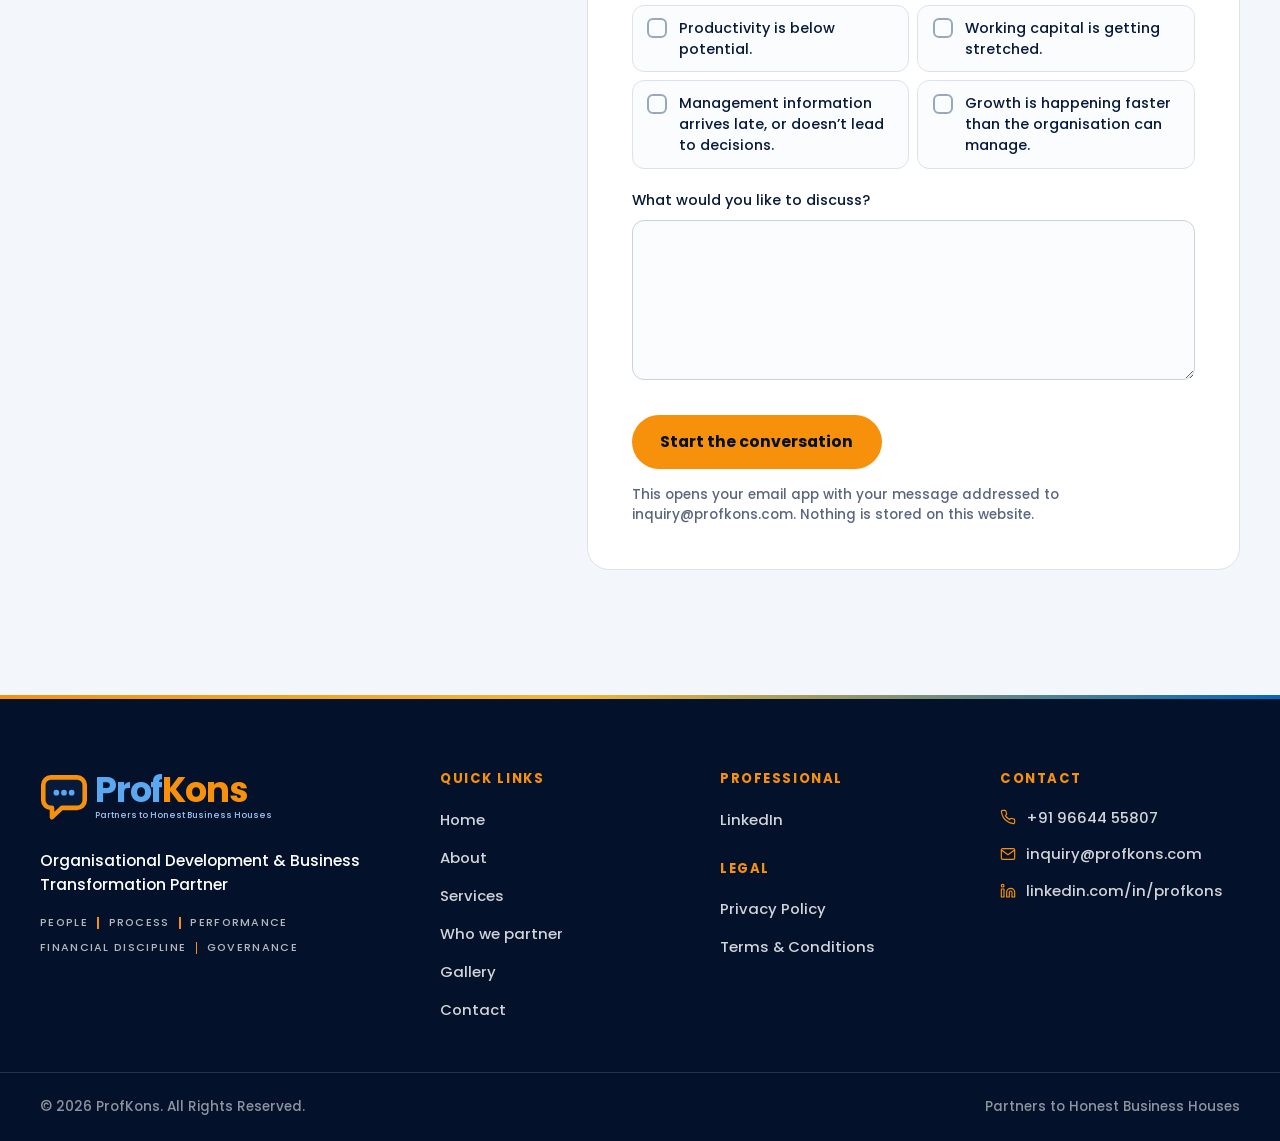
<file: contact.html>
<!doctype html>
<html lang="en-IN">
<head>
<meta charset="utf-8">
<meta name="viewport" content="width=device-width, initial-scale=1">
<title>Contact | ProfKons</title>
<meta name="description" content="Start a conversation with ProfKons. Call +91 96644 55807 or email inquiry@profkons.com.">
<meta property="og:site_name" content="ProfKons">
<meta property="og:title" content="Contact | ProfKons">
<meta property="og:description" content="Start a conversation with ProfKons. Call +91 96644 55807 or email inquiry@profkons.com.">
<meta property="og:type" content="website">
<meta name="theme-color" content="#071a3a">
<link rel="icon" href="assets/img/favicon.svg" type="image/svg+xml">
<link rel="stylesheet" href="assets/css/style.css">
</head>
<body>

<a class="skip-link" href="#main">Skip to content</a>
<header class="site-header" data-header>
  <div class="container header-inner">
    <a href="index.html" aria-label="ProfKons home"><span class="logo"><svg class="logo-mark" viewBox="0 0 44 42" aria-hidden="true" focusable="false"><path class="bubble" d="M10 3H34A7 7 0 0 1 41 10V24A7 7 0 0 1 34 31H20L11 39.5V31H10A7 7 0 0 1 3 24V10A7 7 0 0 1 10 3Z"/><circle class="dot" cx="15" cy="17" r="2.6"/><circle class="dot" cx="22" cy="17" r="2.6"/><circle class="dot" cx="29" cy="17" r="2.6"/></svg><span class="logo-text"><span class="logo-word"><span class="logo-prof">Prof</span><span class="logo-kons">Kons</span></span><span class="logo-tag">Partners to Honest Business Houses</span></span></span></a>
    <button class="nav-toggle" type="button" aria-expanded="false" aria-controls="site-nav" data-nav-toggle>
      <span class="sr-only">Open menu</span>
      <span class="icon-open"><svg class="icon" viewBox="0 0 24 24" fill="none" stroke="currentColor" stroke-width="1.75" stroke-linecap="round" stroke-linejoin="round" aria-hidden="true" focusable="false"><line x1="3" y1="6" x2="21" y2="6"/><line x1="3" y1="12" x2="21" y2="12"/><line x1="3" y1="18" x2="21" y2="18"/></svg></span><span class="icon-close"><svg class="icon" viewBox="0 0 24 24" fill="none" stroke="currentColor" stroke-width="1.75" stroke-linecap="round" stroke-linejoin="round" aria-hidden="true" focusable="false"><line x1="18" y1="6" x2="6" y2="18"/><line x1="6" y1="6" x2="18" y2="18"/></svg></span>
    </button>
    <nav id="site-nav" class="site-nav" aria-label="Main">
      <ul><li><a href="index.html">Home</a></li><li><a href="about.html">About</a></li><li><a href="services.html">Services</a></li><li><a href="partners.html">Who we partner</a></li><li><a href="gallery.html">Gallery</a></li><li><a href="contact.html" aria-current="page">Contact</a></li></ul>
      <a class="btn btn-primary btn-sm" href="contact.html">Start a conversation</a>
    </nav>
  </div>
</header>
<main id="main">

<section class="page-hero">
  <div class="journey-line" aria-hidden="true"><svg viewBox="0 0 1440 760" preserveAspectRatio="xMaxYMax slice"><path class="jl-glow" pathLength="1" d="M600 770 C880 730, 1060 640, 1170 520 C1280 400, 1335 270, 1400 150"/><path class="jl-path" pathLength="1" d="M600 770 C880 730, 1060 640, 1170 520 C1280 400, 1335 270, 1400 150"/><circle class="jl-node" cx="1002.5" cy="648.3" r="9"/><circle class="jl-node" cx="1312.4" cy="316.3" r="9"/><path class="jl-arrow" d="M0 -11 L22 0 L0 11 Z" transform="translate(1400 150) rotate(-61.6)"/></svg></div>
  <div class="container">
    <p class="kicker">Contact ProfKons</p>
    <h1>Every business challenge has a starting point.</h1>
    <p class="lead">It could be declining profitability, operational inefficiency, organisational complexity, uncontrolled growth, weak processes or simply the need for an independent perspective.</p>
    
  </div>
</section>
<section class="section section--paper" aria-label="Contact details and form">
  <div class="container contact-grid">
    <aside class="contact-card" aria-labelledby="contact-name">
      <div class="contact-card-head">
        <img src="assets/img/abhay-office.jpg" width="306" height="459" alt="Abhay Maheshwari">
        <div>
          <h2 id="contact-name">Abhay Maheshwari</h2>
          <p class="role">Founder &amp; Principal Consultant</p>
        </div>
      </div>
      <p class="roles">Business Leader | Business Consultant | Entrepreneur | Independent Director</p>
      <ul class="contact-lines">
        <li><a href="tel:+919664455807"><span class="ico"><svg class="icon" viewBox="0 0 24 24" fill="none" stroke="currentColor" stroke-width="1.75" stroke-linecap="round" stroke-linejoin="round" aria-hidden="true" focusable="false"><path d="M22 16.92v3a2 2 0 0 1-2.18 2 19.79 19.79 0 0 1-8.63-3.07 19.5 19.5 0 0 1-6-6 19.79 19.79 0 0 1-3.07-8.67A2 2 0 0 1 4.11 2h3a2 2 0 0 1 2 1.72 12.84 12.84 0 0 0 .7 2.81 2 2 0 0 1-.45 2.11L8.09 9.91a16 16 0 0 0 6 6l1.27-1.27a2 2 0 0 1 2.11-.45 12.84 12.84 0 0 0 2.81.7A2 2 0 0 1 22 16.92z"/></svg></span><span><small>Mobile</small>+91 96644 55807</span></a></li>
        <li><a href="mailto:inquiry@profkons.com"><span class="ico"><svg class="icon" viewBox="0 0 24 24" fill="none" stroke="currentColor" stroke-width="1.75" stroke-linecap="round" stroke-linejoin="round" aria-hidden="true" focusable="false"><path d="M4 4h16c1.1 0 2 .9 2 2v12c0 1.1-.9 2-2 2H4c-1.1 0-2-.9-2-2V6c0-1.1.9-2 2-2z"/><polyline points="22,6 12,13 2,6"/></svg></span><span><small>Email</small>inquiry@profkons.com</span></a></li>
        <li><a href="https://www.linkedin.com/in/profkons" target="_blank" rel="noopener"><span class="ico"><svg class="icon" viewBox="0 0 24 24" fill="none" stroke="currentColor" stroke-width="1.75" stroke-linecap="round" stroke-linejoin="round" aria-hidden="true" focusable="false"><path d="M16 8a6 6 0 0 1 6 6v7h-4v-7a2 2 0 0 0-2-2 2 2 0 0 0-2 2v7h-4v-7a6 6 0 0 1 6-6z"/><rect x="2" y="9" width="4" height="12"/><circle cx="4" cy="4" r="2"/></svg></span><span><small>LinkedIn</small>linkedin.com/in/profkons</span></a></li>
      </ul>
    </aside>

    <div class="form-wrap">
      <h2>Tell us what you&rsquo;re experiencing. We&rsquo;ll start by understanding it.</h2>
      <p>Share a few details and we&rsquo;ll get back to you.</p>
      <form data-contact-form data-to="inquiry@profkons.com" novalidate>
        <div class="form-grid">
          <div class="field field--full">
            <label for="name">Name</label>
            <input id="name" name="name" type="text" autocomplete="name" required aria-describedby="name-err">
            <span class="error" id="name-err"></span>
          </div>
          <div class="field">
            <label for="company">Company <span class="opt">(optional)</span></label>
            <input id="company" name="company" type="text" autocomplete="organization">
          </div>
          <div class="field">
            <label for="designation">Designation <span class="opt">(optional)</span></label>
            <input id="designation" name="designation" type="text" autocomplete="organization-title">
          </div>
          <div class="field">
            <label for="email">Email</label>
            <input id="email" name="email" type="email" autocomplete="email" aria-describedby="email-err">
            <span class="error" id="email-err"></span>
          </div>
          <div class="field">
            <label for="phone">Phone</label>
            <input id="phone" name="phone" type="tel" autocomplete="tel" aria-describedby="phone-err">
            <span class="error" id="phone-err"></span>
          </div>
          <fieldset class="form-challenges field--full">
            <legend>Is your business facing any of these challenges? <span class="opt">(optional, tick any that apply)</span></legend>
            <ul class="challenges"><li class="challenge"><input type="checkbox" id="ch0" value="Sales are growing but profits aren&#39;t." name="challenges" data-challenge><label for="ch0"><span class="box"><svg class="icon" viewBox="0 0 24 24" fill="none" stroke="currentColor" stroke-width="1.75" stroke-linecap="round" stroke-linejoin="round" aria-hidden="true" focusable="false"><polyline points="20 6 9 17 4 12"/></svg></span><span>Sales are growing but profits aren&rsquo;t.</span></label></li><li class="challenge"><input type="checkbox" id="ch1" value="The promoter is involved in every decision." name="challenges" data-challenge><label for="ch1"><span class="box"><svg class="icon" viewBox="0 0 24 24" fill="none" stroke="currentColor" stroke-width="1.75" stroke-linecap="round" stroke-linejoin="round" aria-hidden="true" focusable="false"><polyline points="20 6 9 17 4 12"/></svg></span><span>The promoter is involved in every decision.</span></label></li><li class="challenge"><input type="checkbox" id="ch2" value="Processes depend too heavily on individuals." name="challenges" data-challenge><label for="ch2"><span class="box"><svg class="icon" viewBox="0 0 24 24" fill="none" stroke="currentColor" stroke-width="1.75" stroke-linecap="round" stroke-linejoin="round" aria-hidden="true" focusable="false"><polyline points="20 6 9 17 4 12"/></svg></span><span>Processes depend too heavily on individuals.</span></label></li><li class="challenge"><input type="checkbox" id="ch3" value="Teams are busy but accountability is unclear." name="challenges" data-challenge><label for="ch3"><span class="box"><svg class="icon" viewBox="0 0 24 24" fill="none" stroke="currentColor" stroke-width="1.75" stroke-linecap="round" stroke-linejoin="round" aria-hidden="true" focusable="false"><polyline points="20 6 9 17 4 12"/></svg></span><span>Teams are busy but accountability is unclear.</span></label></li><li class="challenge"><input type="checkbox" id="ch4" value="ERP has been implemented but processes haven&#39;t improved." name="challenges" data-challenge><label for="ch4"><span class="box"><svg class="icon" viewBox="0 0 24 24" fill="none" stroke="currentColor" stroke-width="1.75" stroke-linecap="round" stroke-linejoin="round" aria-hidden="true" focusable="false"><polyline points="20 6 9 17 4 12"/></svg></span><span>ERP has been implemented but processes haven&rsquo;t improved.</span></label></li><li class="challenge"><input type="checkbox" id="ch5" value="Budgets exist but aren&#39;t actively managed." name="challenges" data-challenge><label for="ch5"><span class="box"><svg class="icon" viewBox="0 0 24 24" fill="none" stroke="currentColor" stroke-width="1.75" stroke-linecap="round" stroke-linejoin="round" aria-hidden="true" focusable="false"><polyline points="20 6 9 17 4 12"/></svg></span><span>Budgets exist but aren&rsquo;t actively managed.</span></label></li><li class="challenge"><input type="checkbox" id="ch6" value="Productivity is below potential." name="challenges" data-challenge><label for="ch6"><span class="box"><svg class="icon" viewBox="0 0 24 24" fill="none" stroke="currentColor" stroke-width="1.75" stroke-linecap="round" stroke-linejoin="round" aria-hidden="true" focusable="false"><polyline points="20 6 9 17 4 12"/></svg></span><span>Productivity is below potential.</span></label></li><li class="challenge"><input type="checkbox" id="ch7" value="Working capital is getting stretched." name="challenges" data-challenge><label for="ch7"><span class="box"><svg class="icon" viewBox="0 0 24 24" fill="none" stroke="currentColor" stroke-width="1.75" stroke-linecap="round" stroke-linejoin="round" aria-hidden="true" focusable="false"><polyline points="20 6 9 17 4 12"/></svg></span><span>Working capital is getting stretched.</span></label></li><li class="challenge"><input type="checkbox" id="ch8" value="Management information arrives late, or doesn&#39;t lead to decisions." name="challenges" data-challenge><label for="ch8"><span class="box"><svg class="icon" viewBox="0 0 24 24" fill="none" stroke="currentColor" stroke-width="1.75" stroke-linecap="round" stroke-linejoin="round" aria-hidden="true" focusable="false"><polyline points="20 6 9 17 4 12"/></svg></span><span>Management information arrives late, or doesn&rsquo;t lead to decisions.</span></label></li><li class="challenge"><input type="checkbox" id="ch9" value="Growth is happening faster than the organisation can manage." name="challenges" data-challenge><label for="ch9"><span class="box"><svg class="icon" viewBox="0 0 24 24" fill="none" stroke="currentColor" stroke-width="1.75" stroke-linecap="round" stroke-linejoin="round" aria-hidden="true" focusable="false"><polyline points="20 6 9 17 4 12"/></svg></span><span>Growth is happening faster than the organisation can manage.</span></label></li></ul>
          </fieldset>
          <div class="field field--full">
            <label for="message">What would you like to discuss?</label>
            <textarea id="message" name="message" aria-describedby="message-err"></textarea>
            <span class="error" id="message-err"></span>
          </div>
        </div>
        <div class="form-foot">
          <button class="btn btn-primary" type="submit">Start the conversation</button>
          <p>This opens your email app with your message addressed to inquiry@profkons.com. Nothing is stored on this website.</p>
        </div>
        <p class="form-status" data-form-status role="status"></p>
      </form>
    </div>
  </div>
</section>

</main>

<footer class="site-footer">
  <div class="container footer-grid">
    <div class="footer-brand">
      <a href="index.html" aria-label="ProfKons home"><span class="logo logo--dark"><svg class="logo-mark" viewBox="0 0 44 42" aria-hidden="true" focusable="false"><path class="bubble" d="M10 3H34A7 7 0 0 1 41 10V24A7 7 0 0 1 34 31H20L11 39.5V31H10A7 7 0 0 1 3 24V10A7 7 0 0 1 10 3Z"/><circle class="dot" cx="15" cy="17" r="2.6"/><circle class="dot" cx="22" cy="17" r="2.6"/><circle class="dot" cx="29" cy="17" r="2.6"/></svg><span class="logo-text"><span class="logo-word"><span class="logo-prof">Prof</span><span class="logo-kons">Kons</span></span><span class="logo-tag">Partners to Honest Business Houses</span></span></span></a>
      <p>Organisational Development &amp; Business Transformation Partner</p>
      <ul class="pillars" aria-label="What we work on"><li>People</li><li>Process</li><li>Performance</li><li>Financial Discipline</li><li>Governance</li></ul>
    </div>
    <div>
      <h2>Quick links</h2>
      <ul class="footer-links"><li><a href="index.html">Home</a></li><li><a href="about.html">About</a></li><li><a href="services.html">Services</a></li><li><a href="partners.html">Who we partner</a></li><li><a href="gallery.html">Gallery</a></li><li><a href="contact.html">Contact</a></li></ul>
    </div>
    <div>
      <h2>Professional</h2>
      <ul class="footer-links"><li><a href="https://www.linkedin.com/in/profkons" target="_blank" rel="noopener">LinkedIn</a></li></ul>
      <h2 class="footer-sub">Legal</h2>
      <ul class="footer-links"><li><a href="privacy.html">Privacy Policy</a></li><li><a href="terms.html">Terms &amp; Conditions</a></li></ul>
    </div>
    <div>
      <h2>Contact</h2>
      <ul class="footer-contact">
        <li><svg class="icon" viewBox="0 0 24 24" fill="none" stroke="currentColor" stroke-width="1.75" stroke-linecap="round" stroke-linejoin="round" aria-hidden="true" focusable="false"><path d="M22 16.92v3a2 2 0 0 1-2.18 2 19.79 19.79 0 0 1-8.63-3.07 19.5 19.5 0 0 1-6-6 19.79 19.79 0 0 1-3.07-8.67A2 2 0 0 1 4.11 2h3a2 2 0 0 1 2 1.72 12.84 12.84 0 0 0 .7 2.81 2 2 0 0 1-.45 2.11L8.09 9.91a16 16 0 0 0 6 6l1.27-1.27a2 2 0 0 1 2.11-.45 12.84 12.84 0 0 0 2.81.7A2 2 0 0 1 22 16.92z"/></svg><a href="tel:+919664455807">+91 96644 55807</a></li>
        <li><svg class="icon" viewBox="0 0 24 24" fill="none" stroke="currentColor" stroke-width="1.75" stroke-linecap="round" stroke-linejoin="round" aria-hidden="true" focusable="false"><path d="M4 4h16c1.1 0 2 .9 2 2v12c0 1.1-.9 2-2 2H4c-1.1 0-2-.9-2-2V6c0-1.1.9-2 2-2z"/><polyline points="22,6 12,13 2,6"/></svg><a href="mailto:inquiry@profkons.com">inquiry@profkons.com</a></li>
        <li><svg class="icon" viewBox="0 0 24 24" fill="none" stroke="currentColor" stroke-width="1.75" stroke-linecap="round" stroke-linejoin="round" aria-hidden="true" focusable="false"><path d="M16 8a6 6 0 0 1 6 6v7h-4v-7a2 2 0 0 0-2-2 2 2 0 0 0-2 2v7h-4v-7a6 6 0 0 1 6-6z"/><rect x="2" y="9" width="4" height="12"/><circle cx="4" cy="4" r="2"/></svg><a href="https://www.linkedin.com/in/profkons" target="_blank" rel="noopener">linkedin.com/in/profkons</a></li>
      </ul>
    </div>
  </div>
  <div class="container footer-bottom">
    <p>&copy; <span data-year>2026</span> ProfKons. All Rights Reserved.</p>
    <p>Partners to Honest Business Houses</p>
  </div>
</footer>
<script src="assets/js/main.js" defer></script>
</body>
</html>
</file>
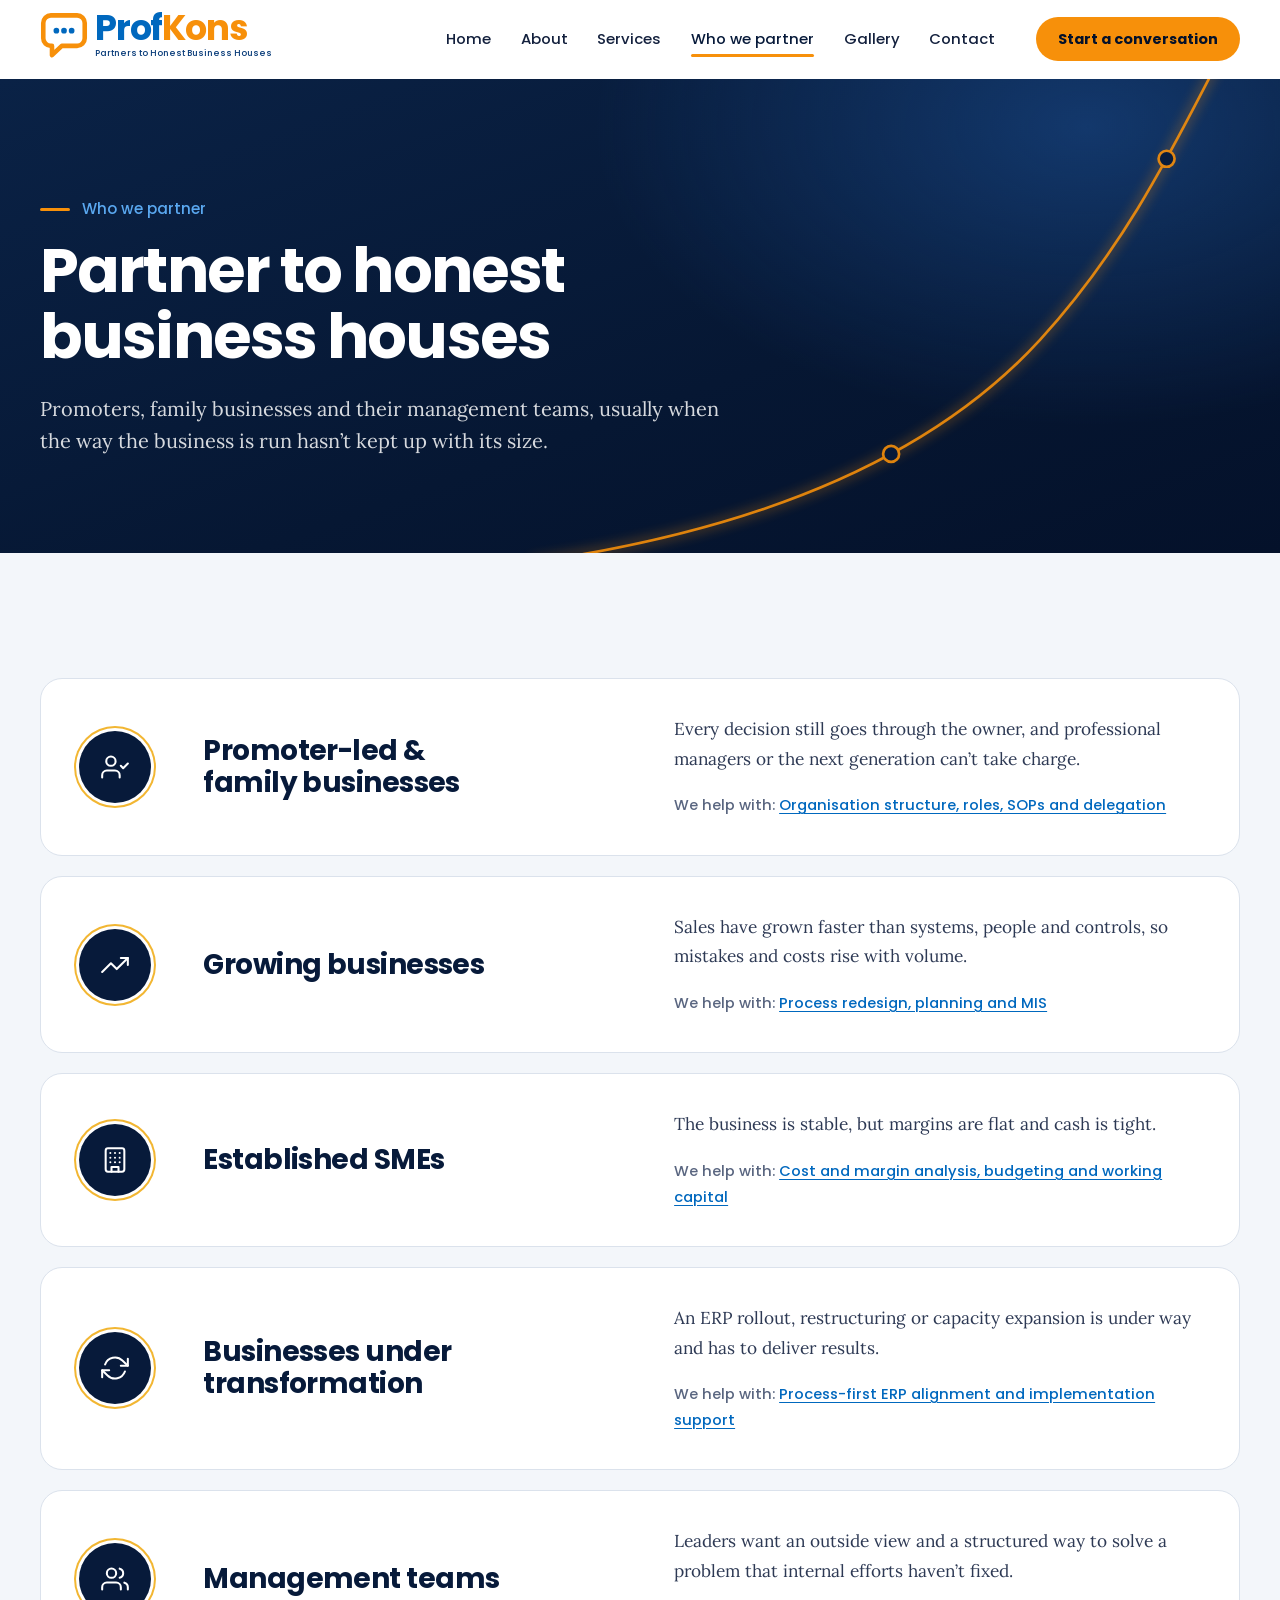
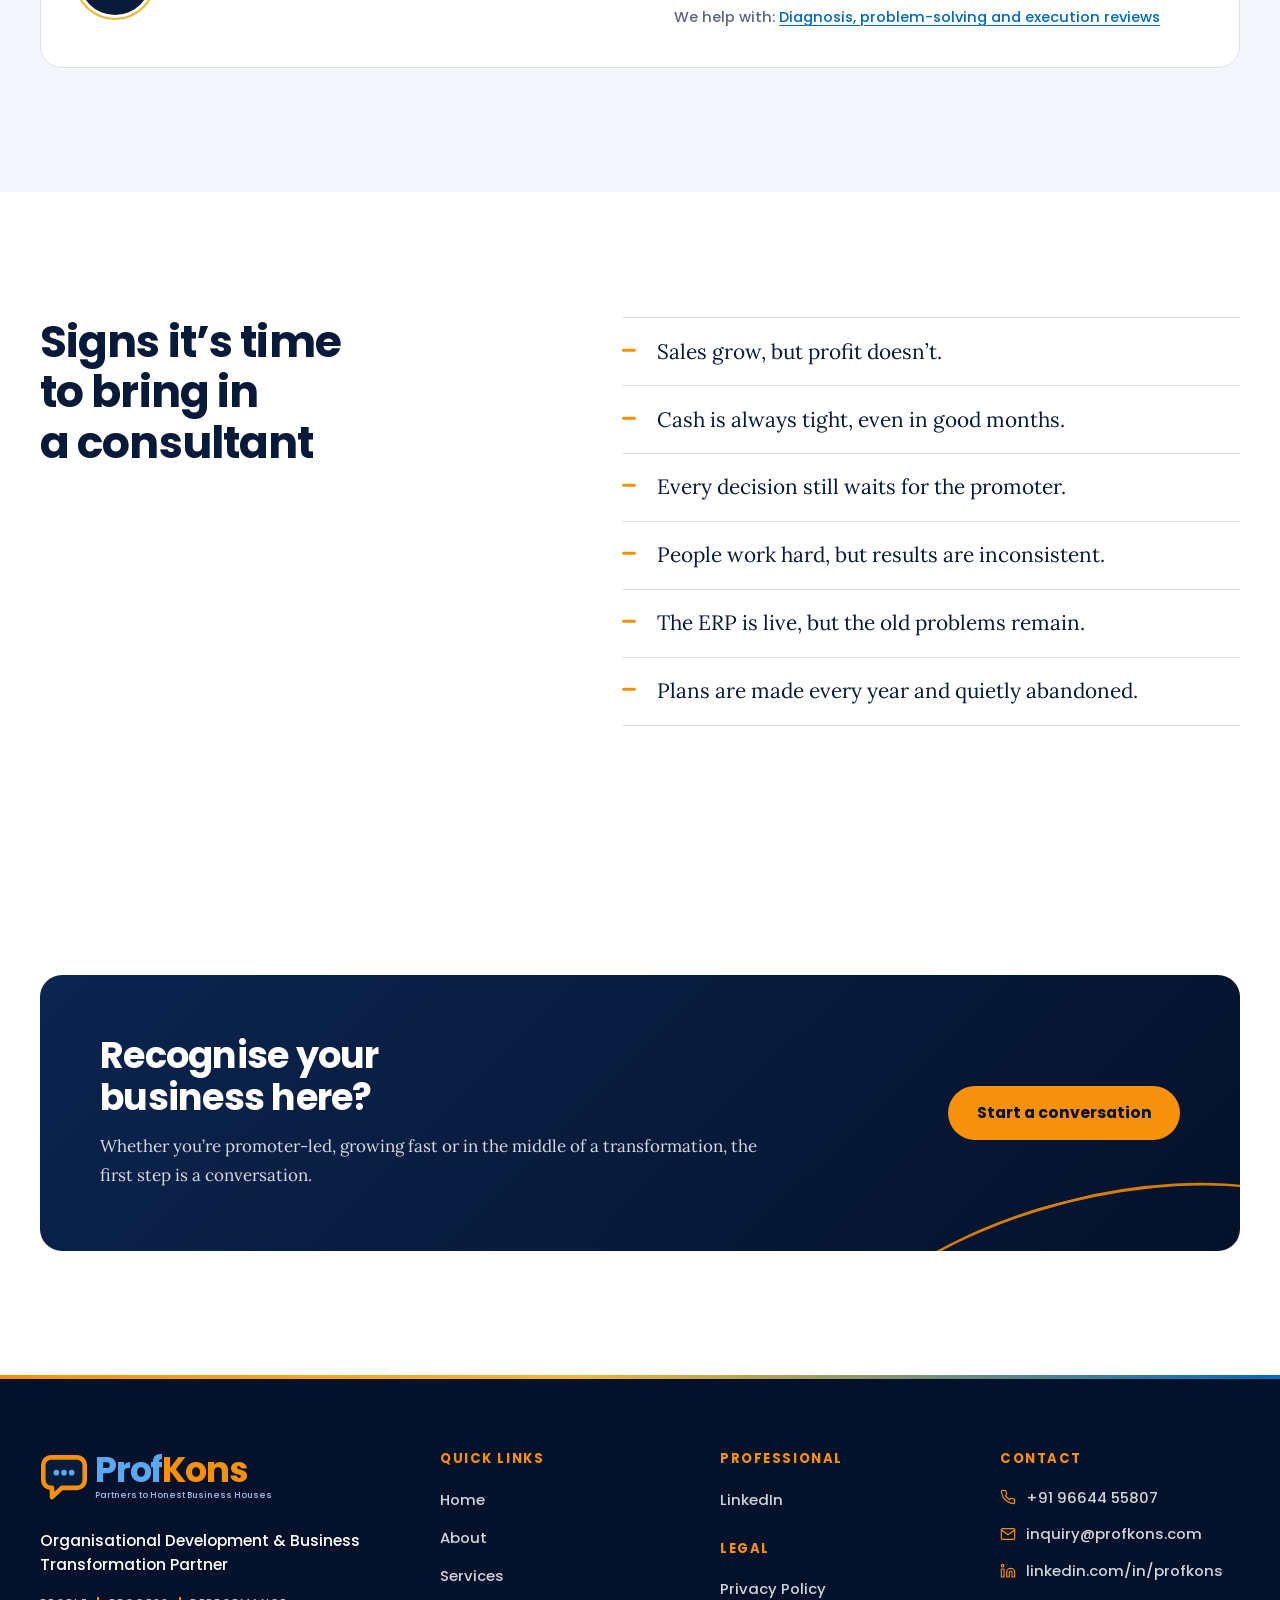
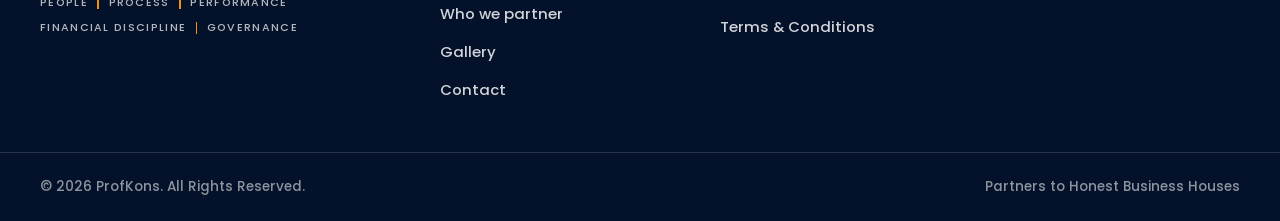
<file: partners.html>
<!doctype html>
<html lang="en-IN">
<head>
<meta charset="utf-8">
<meta name="viewport" content="width=device-width, initial-scale=1">
<title>Who We Work With | ProfKons Business Consulting</title>
<meta name="description" content="ProfKons consults for promoter-led and family businesses, growing SMEs, and management teams going through ERP rollouts, restructuring or expansion.">
<meta property="og:site_name" content="ProfKons">
<meta property="og:title" content="Who We Work With | ProfKons Business Consulting">
<meta property="og:description" content="ProfKons consults for promoter-led and family businesses, growing SMEs, and management teams going through ERP rollouts, restructuring or expansion.">
<meta property="og:type" content="website">
<meta name="theme-color" content="#071a3a">
<link rel="icon" href="assets/img/favicon.svg" type="image/svg+xml">
<link rel="stylesheet" href="assets/css/style.css">
</head>
<body>

<a class="skip-link" href="#main">Skip to content</a>
<header class="site-header" data-header>
  <div class="container header-inner">
    <a href="index.html" aria-label="ProfKons home"><span class="logo"><svg class="logo-mark" viewBox="0 0 44 42" aria-hidden="true" focusable="false"><path class="bubble" d="M10 3H34A7 7 0 0 1 41 10V24A7 7 0 0 1 34 31H20L11 39.5V31H10A7 7 0 0 1 3 24V10A7 7 0 0 1 10 3Z"/><circle class="dot" cx="15" cy="17" r="2.6"/><circle class="dot" cx="22" cy="17" r="2.6"/><circle class="dot" cx="29" cy="17" r="2.6"/></svg><span class="logo-text"><span class="logo-word"><span class="logo-prof">Prof</span><span class="logo-kons">Kons</span></span><span class="logo-tag">Partners to Honest Business Houses</span></span></span></a>
    <button class="nav-toggle" type="button" aria-expanded="false" aria-controls="site-nav" data-nav-toggle>
      <span class="sr-only">Open menu</span>
      <span class="icon-open"><svg class="icon" viewBox="0 0 24 24" fill="none" stroke="currentColor" stroke-width="1.75" stroke-linecap="round" stroke-linejoin="round" aria-hidden="true" focusable="false"><line x1="3" y1="6" x2="21" y2="6"/><line x1="3" y1="12" x2="21" y2="12"/><line x1="3" y1="18" x2="21" y2="18"/></svg></span><span class="icon-close"><svg class="icon" viewBox="0 0 24 24" fill="none" stroke="currentColor" stroke-width="1.75" stroke-linecap="round" stroke-linejoin="round" aria-hidden="true" focusable="false"><line x1="18" y1="6" x2="6" y2="18"/><line x1="6" y1="6" x2="18" y2="18"/></svg></span>
    </button>
    <nav id="site-nav" class="site-nav" aria-label="Main">
      <ul><li><a href="index.html">Home</a></li><li><a href="about.html">About</a></li><li><a href="services.html">Services</a></li><li><a href="partners.html" aria-current="page">Who we partner</a></li><li><a href="gallery.html">Gallery</a></li><li><a href="contact.html">Contact</a></li></ul>
      <a class="btn btn-primary btn-sm" href="contact.html">Start a conversation</a>
    </nav>
  </div>
</header>
<main id="main">

<section class="page-hero">
  <div class="journey-line" aria-hidden="true"><svg viewBox="0 0 1440 760" preserveAspectRatio="xMaxYMax slice"><path class="jl-glow" pathLength="1" d="M600 770 C880 730, 1060 640, 1170 520 C1280 400, 1335 270, 1400 150"/><path class="jl-path" pathLength="1" d="M600 770 C880 730, 1060 640, 1170 520 C1280 400, 1335 270, 1400 150"/><circle class="jl-node" cx="1002.5" cy="648.3" r="9"/><circle class="jl-node" cx="1312.4" cy="316.3" r="9"/><path class="jl-arrow" d="M0 -11 L22 0 L0 11 Z" transform="translate(1400 150) rotate(-61.6)"/></svg></div>
  <div class="container">
    <p class="kicker">Who we partner</p>
    <h1>Partner to honest business houses</h1>
    <p class="lead">Promoters, family businesses and their management teams, usually when the way the business is run hasn&rsquo;t kept up with its size.</p>
    
  </div>
</section>
<section class="section section--paper" aria-label="Businesses we work with">
  <div class="container">
    <ul class="partners"><li class="partner"><span class="disc"><svg class="icon" viewBox="0 0 24 24" fill="none" stroke="currentColor" stroke-width="1.75" stroke-linecap="round" stroke-linejoin="round" aria-hidden="true" focusable="false"><path d="M16 21v-2a4 4 0 0 0-4-4H5a4 4 0 0 0-4 4v2"/><circle cx="8.5" cy="7" r="4"/><polyline points="17 11 19 13 23 9"/></svg></span><h2>Promoter-led &amp; family businesses</h2><div><p>Every decision still goes through the owner, and professional managers or the next generation can&rsquo;t take charge.</p><p class="partner-help">We help with: <a href="services.html#organisational-development">Organisation structure, roles, SOPs and delegation</a></p></div></li><li class="partner"><span class="disc"><svg class="icon" viewBox="0 0 24 24" fill="none" stroke="currentColor" stroke-width="1.75" stroke-linecap="round" stroke-linejoin="round" aria-hidden="true" focusable="false"><polyline points="23 6 13.5 15.5 8.5 10.5 1 18"/><polyline points="17 6 23 6 23 12"/></svg></span><h2>Growing businesses</h2><div><p>Sales have grown faster than systems, people and controls, so mistakes and costs rise with volume.</p><p class="partner-help">We help with: <a href="services.html#business-transformation">Process redesign, planning and MIS</a></p></div></li><li class="partner"><span class="disc"><svg class="icon" viewBox="0 0 24 24" fill="none" stroke="currentColor" stroke-width="1.75" stroke-linecap="round" stroke-linejoin="round" aria-hidden="true" focusable="false"><rect x="4" y="2" width="16" height="20" rx="2"/><path d="M9 22v-4h6v4"/><path d="M8 6h.01M12 6h.01M16 6h.01M8 10h.01M12 10h.01M16 10h.01M8 14h.01M12 14h.01M16 14h.01"/></svg></span><h2>Established SMEs</h2><div><p>The business is stable, but margins are flat and cash is tight.</p><p class="partner-help">We help with: <a href="services.html#profitability">Cost and margin analysis, budgeting and working capital</a></p></div></li><li class="partner"><span class="disc"><svg class="icon" viewBox="0 0 24 24" fill="none" stroke="currentColor" stroke-width="1.75" stroke-linecap="round" stroke-linejoin="round" aria-hidden="true" focusable="false"><polyline points="23 4 23 10 17 10"/><polyline points="1 20 1 14 7 14"/><path d="M3.51 9a9 9 0 0 1 14.85-3.36L23 10M1 14l4.64 4.36A9 9 0 0 0 20.49 15"/></svg></span><h2>Businesses under transformation</h2><div><p>An ERP rollout, restructuring or capacity expansion is under way and has to deliver results.</p><p class="partner-help">We help with: <a href="services.html#business-transformation">Process-first ERP alignment and implementation support</a></p></div></li><li class="partner"><span class="disc"><svg class="icon" viewBox="0 0 24 24" fill="none" stroke="currentColor" stroke-width="1.75" stroke-linecap="round" stroke-linejoin="round" aria-hidden="true" focusable="false"><path d="M17 21v-2a4 4 0 0 0-4-4H5a4 4 0 0 0-4 4v2"/><circle cx="9" cy="7" r="4"/><path d="M23 21v-2a4 4 0 0 0-3-3.87"/><path d="M16 3.13a4 4 0 0 1 0 7.75"/></svg></span><h2>Management teams</h2><div><p>Leaders want an outside view and a structured way to solve a problem that internal efforts haven&rsquo;t fixed.</p><p class="partner-help">We help with: <a href="services.html#strategy-execution">Diagnosis, problem-solving and execution reviews</a></p></div></li></ul>
  </div>
</section>

<section class="section" aria-labelledby="signs-title">
  <div class="container problem-grid">
    <h2 id="signs-title">Signs it&rsquo;s time to bring in a consultant</h2>
    <ul class="symptoms"><li>Sales grow, but profit doesn&rsquo;t.</li><li>Cash is always tight, even in good months.</li><li>Every decision still waits for the promoter.</li><li>People work hard, but results are inconsistent.</li><li>The ERP is live, but the old problems remain.</li><li>Plans are made every year and quietly abandoned.</li></ul>
  </div>
</section>

<section class="section" aria-label="Start a conversation">
  <div class="container">
    <div class="cta-panel">
      <div>
        <h2>Recognise your business here?</h2>
        <p>Whether you&rsquo;re promoter-led, growing fast or in the middle of a transformation, the first step is a conversation.</p>
      </div>
      <a class="btn btn-primary" href="contact.html">Start a conversation</a>
    </div>
  </div>
</section>
</main>

<footer class="site-footer">
  <div class="container footer-grid">
    <div class="footer-brand">
      <a href="index.html" aria-label="ProfKons home"><span class="logo logo--dark"><svg class="logo-mark" viewBox="0 0 44 42" aria-hidden="true" focusable="false"><path class="bubble" d="M10 3H34A7 7 0 0 1 41 10V24A7 7 0 0 1 34 31H20L11 39.5V31H10A7 7 0 0 1 3 24V10A7 7 0 0 1 10 3Z"/><circle class="dot" cx="15" cy="17" r="2.6"/><circle class="dot" cx="22" cy="17" r="2.6"/><circle class="dot" cx="29" cy="17" r="2.6"/></svg><span class="logo-text"><span class="logo-word"><span class="logo-prof">Prof</span><span class="logo-kons">Kons</span></span><span class="logo-tag">Partners to Honest Business Houses</span></span></span></a>
      <p>Organisational Development &amp; Business Transformation Partner</p>
      <ul class="pillars" aria-label="What we work on"><li>People</li><li>Process</li><li>Performance</li><li>Financial Discipline</li><li>Governance</li></ul>
    </div>
    <div>
      <h2>Quick links</h2>
      <ul class="footer-links"><li><a href="index.html">Home</a></li><li><a href="about.html">About</a></li><li><a href="services.html">Services</a></li><li><a href="partners.html">Who we partner</a></li><li><a href="gallery.html">Gallery</a></li><li><a href="contact.html">Contact</a></li></ul>
    </div>
    <div>
      <h2>Professional</h2>
      <ul class="footer-links"><li><a href="https://www.linkedin.com/in/profkons" target="_blank" rel="noopener">LinkedIn</a></li></ul>
      <h2 class="footer-sub">Legal</h2>
      <ul class="footer-links"><li><a href="privacy.html">Privacy Policy</a></li><li><a href="terms.html">Terms &amp; Conditions</a></li></ul>
    </div>
    <div>
      <h2>Contact</h2>
      <ul class="footer-contact">
        <li><svg class="icon" viewBox="0 0 24 24" fill="none" stroke="currentColor" stroke-width="1.75" stroke-linecap="round" stroke-linejoin="round" aria-hidden="true" focusable="false"><path d="M22 16.92v3a2 2 0 0 1-2.18 2 19.79 19.79 0 0 1-8.63-3.07 19.5 19.5 0 0 1-6-6 19.79 19.79 0 0 1-3.07-8.67A2 2 0 0 1 4.11 2h3a2 2 0 0 1 2 1.72 12.84 12.84 0 0 0 .7 2.81 2 2 0 0 1-.45 2.11L8.09 9.91a16 16 0 0 0 6 6l1.27-1.27a2 2 0 0 1 2.11-.45 12.84 12.84 0 0 0 2.81.7A2 2 0 0 1 22 16.92z"/></svg><a href="tel:+919664455807">+91 96644 55807</a></li>
        <li><svg class="icon" viewBox="0 0 24 24" fill="none" stroke="currentColor" stroke-width="1.75" stroke-linecap="round" stroke-linejoin="round" aria-hidden="true" focusable="false"><path d="M4 4h16c1.1 0 2 .9 2 2v12c0 1.1-.9 2-2 2H4c-1.1 0-2-.9-2-2V6c0-1.1.9-2 2-2z"/><polyline points="22,6 12,13 2,6"/></svg><a href="mailto:inquiry@profkons.com">inquiry@profkons.com</a></li>
        <li><svg class="icon" viewBox="0 0 24 24" fill="none" stroke="currentColor" stroke-width="1.75" stroke-linecap="round" stroke-linejoin="round" aria-hidden="true" focusable="false"><path d="M16 8a6 6 0 0 1 6 6v7h-4v-7a2 2 0 0 0-2-2 2 2 0 0 0-2 2v7h-4v-7a6 6 0 0 1 6-6z"/><rect x="2" y="9" width="4" height="12"/><circle cx="4" cy="4" r="2"/></svg><a href="https://www.linkedin.com/in/profkons" target="_blank" rel="noopener">linkedin.com/in/profkons</a></li>
      </ul>
    </div>
  </div>
  <div class="container footer-bottom">
    <p>&copy; <span data-year>2026</span> ProfKons. All Rights Reserved.</p>
    <p>Partners to Honest Business Houses</p>
  </div>
</footer>
<script src="assets/js/main.js" defer></script>
</body>
</html>
</file>
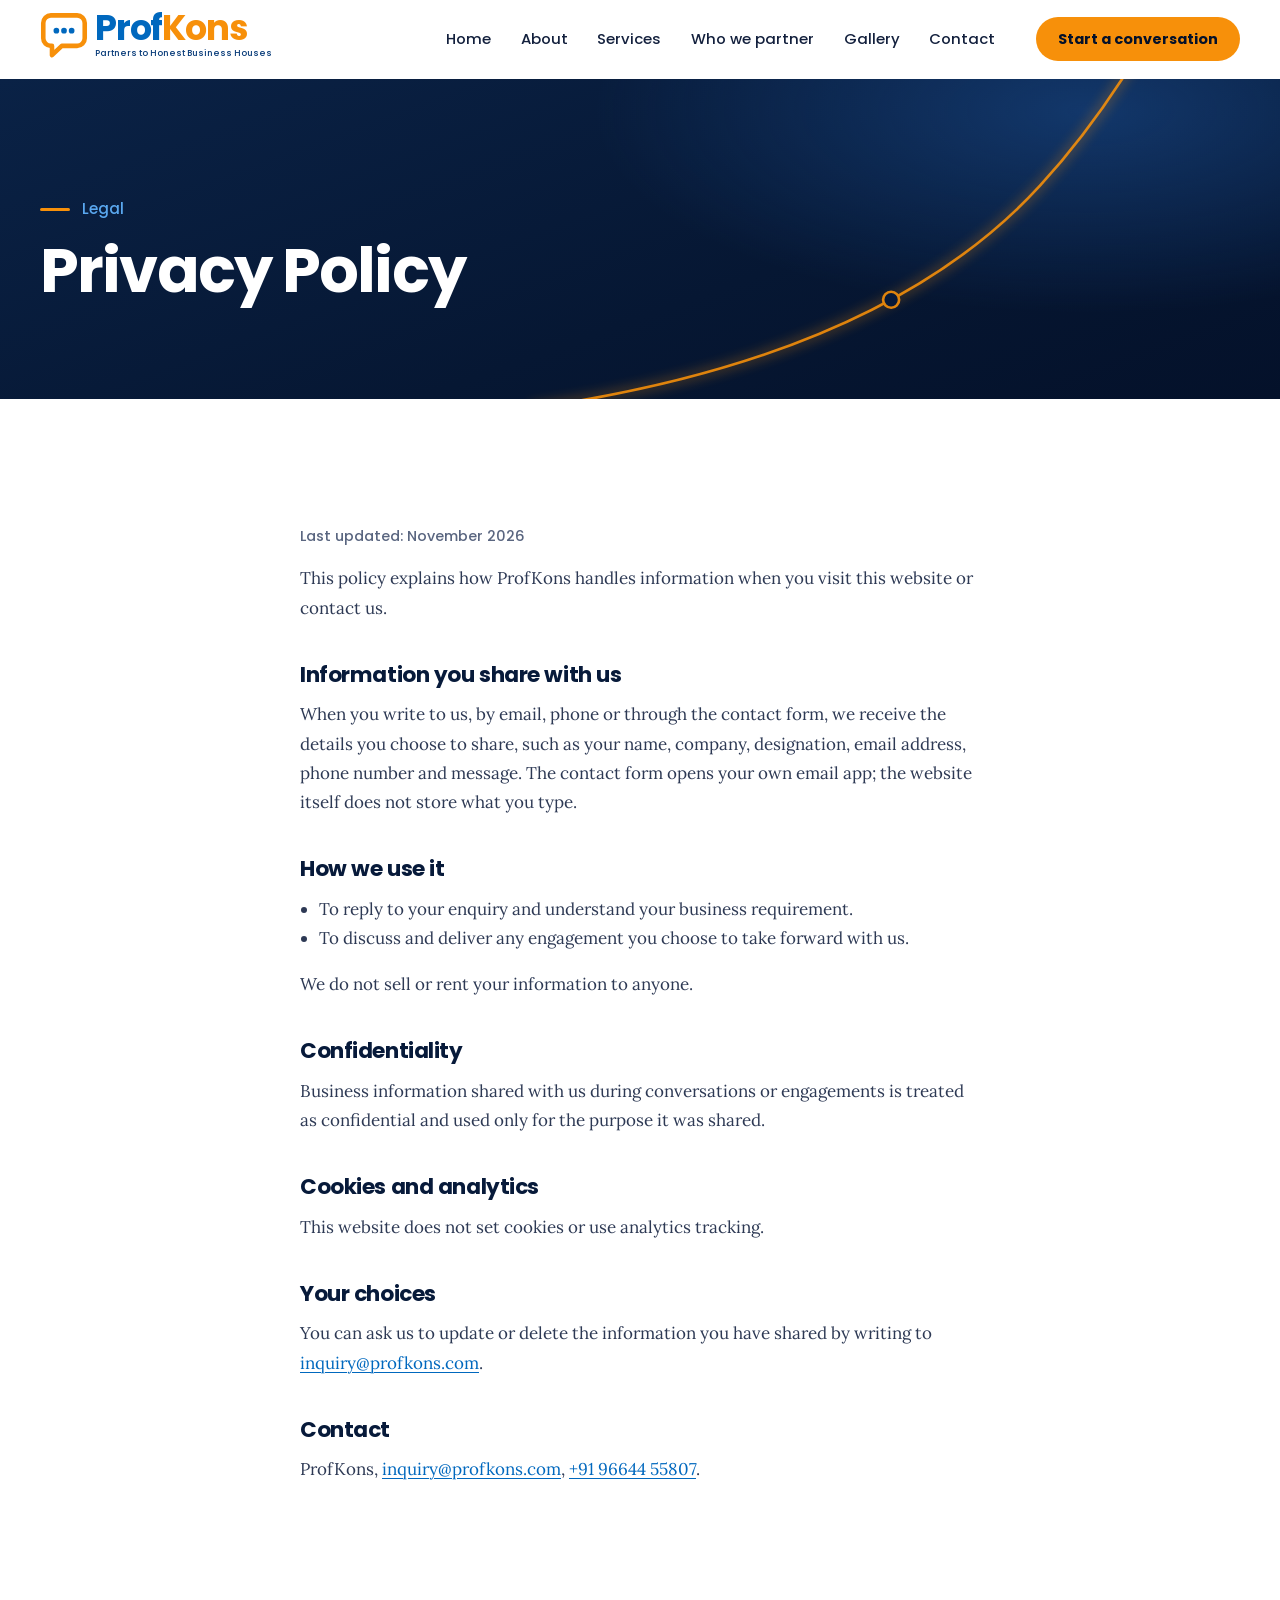
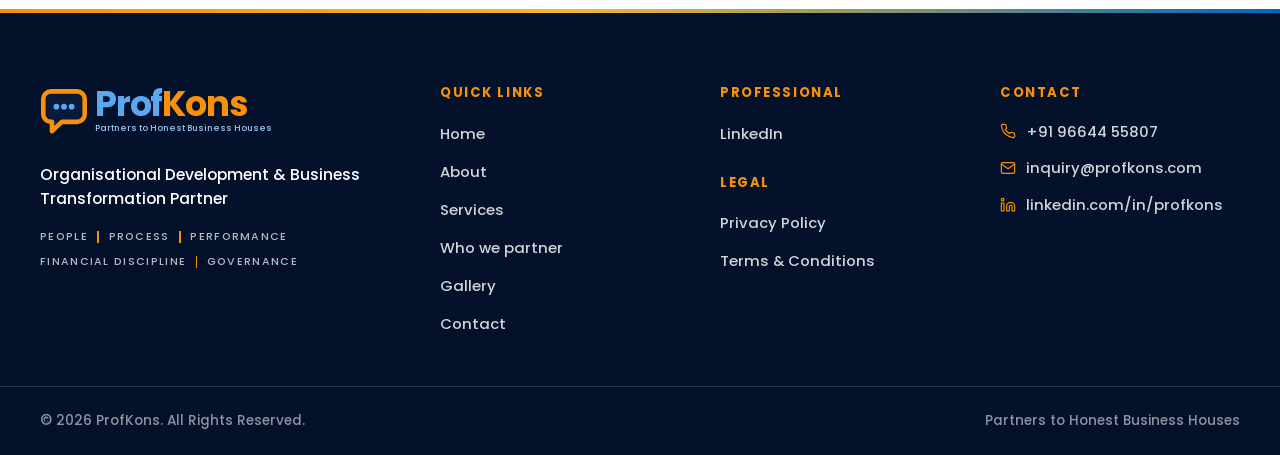
<file: privacy.html>
<!doctype html>
<html lang="en-IN">
<head>
<meta charset="utf-8">
<meta name="viewport" content="width=device-width, initial-scale=1">
<title>Privacy Policy | ProfKons</title>
<meta name="description" content="How ProfKons handles information shared through this website.">
<meta property="og:site_name" content="ProfKons">
<meta property="og:title" content="Privacy Policy | ProfKons">
<meta property="og:description" content="How ProfKons handles information shared through this website.">
<meta property="og:type" content="website">
<meta name="theme-color" content="#071a3a">
<link rel="icon" href="assets/img/favicon.svg" type="image/svg+xml">
<link rel="stylesheet" href="assets/css/style.css">
</head>
<body>

<a class="skip-link" href="#main">Skip to content</a>
<header class="site-header" data-header>
  <div class="container header-inner">
    <a href="index.html" aria-label="ProfKons home"><span class="logo"><svg class="logo-mark" viewBox="0 0 44 42" aria-hidden="true" focusable="false"><path class="bubble" d="M10 3H34A7 7 0 0 1 41 10V24A7 7 0 0 1 34 31H20L11 39.5V31H10A7 7 0 0 1 3 24V10A7 7 0 0 1 10 3Z"/><circle class="dot" cx="15" cy="17" r="2.6"/><circle class="dot" cx="22" cy="17" r="2.6"/><circle class="dot" cx="29" cy="17" r="2.6"/></svg><span class="logo-text"><span class="logo-word"><span class="logo-prof">Prof</span><span class="logo-kons">Kons</span></span><span class="logo-tag">Partners to Honest Business Houses</span></span></span></a>
    <button class="nav-toggle" type="button" aria-expanded="false" aria-controls="site-nav" data-nav-toggle>
      <span class="sr-only">Open menu</span>
      <span class="icon-open"><svg class="icon" viewBox="0 0 24 24" fill="none" stroke="currentColor" stroke-width="1.75" stroke-linecap="round" stroke-linejoin="round" aria-hidden="true" focusable="false"><line x1="3" y1="6" x2="21" y2="6"/><line x1="3" y1="12" x2="21" y2="12"/><line x1="3" y1="18" x2="21" y2="18"/></svg></span><span class="icon-close"><svg class="icon" viewBox="0 0 24 24" fill="none" stroke="currentColor" stroke-width="1.75" stroke-linecap="round" stroke-linejoin="round" aria-hidden="true" focusable="false"><line x1="18" y1="6" x2="6" y2="18"/><line x1="6" y1="6" x2="18" y2="18"/></svg></span>
    </button>
    <nav id="site-nav" class="site-nav" aria-label="Main">
      <ul><li><a href="index.html">Home</a></li><li><a href="about.html">About</a></li><li><a href="services.html">Services</a></li><li><a href="partners.html">Who we partner</a></li><li><a href="gallery.html">Gallery</a></li><li><a href="contact.html">Contact</a></li></ul>
      <a class="btn btn-primary btn-sm" href="contact.html">Start a conversation</a>
    </nav>
  </div>
</header>
<main id="main">

<section class="page-hero">
  <div class="journey-line" aria-hidden="true"><svg viewBox="0 0 1440 760" preserveAspectRatio="xMaxYMax slice"><path class="jl-glow" pathLength="1" d="M600 770 C880 730, 1060 640, 1170 520 C1280 400, 1335 270, 1400 150"/><path class="jl-path" pathLength="1" d="M600 770 C880 730, 1060 640, 1170 520 C1280 400, 1335 270, 1400 150"/><circle class="jl-node" cx="1002.5" cy="648.3" r="9"/><circle class="jl-node" cx="1312.4" cy="316.3" r="9"/><path class="jl-arrow" d="M0 -11 L22 0 L0 11 Z" transform="translate(1400 150) rotate(-61.6)"/></svg></div>
  <div class="container">
    <p class="kicker">Legal</p>
    <h1>Privacy Policy</h1>
    
    
  </div>
</section>
<section class="section">
  <div class="container legal">
    <p class="updated">Last updated: November 2026</p>
    <p>This policy explains how ProfKons handles information when you visit this website or contact us.</p>
    <h2>Information you share with us</h2>
    <p>When you write to us, by email, phone or through the contact form, we receive the details you choose to share, such as your name, company, designation, email address, phone number and message. The contact form opens your own email app; the website itself does not store what you type.</p>
    <h2>How we use it</h2>
    <ul>
      <li>To reply to your enquiry and understand your business requirement.</li>
      <li>To discuss and deliver any engagement you choose to take forward with us.</li>
    </ul>
    <p>We do not sell or rent your information to anyone.</p>
    <h2>Confidentiality</h2>
    <p>Business information shared with us during conversations or engagements is treated as confidential and used only for the purpose it was shared.</p>
    <h2>Cookies and analytics</h2>
    <p>This website does not set cookies or use analytics tracking.</p>
    <h2>Your choices</h2>
    <p>You can ask us to update or delete the information you have shared by writing to <a href="mailto:inquiry@profkons.com">inquiry@profkons.com</a>.</p>
    <h2>Contact</h2>
    <p>ProfKons, <a href="mailto:inquiry@profkons.com">inquiry@profkons.com</a>, <a href="tel:+919664455807">+91 96644 55807</a>.</p>
  </div>
</section>

</main>

<footer class="site-footer">
  <div class="container footer-grid">
    <div class="footer-brand">
      <a href="index.html" aria-label="ProfKons home"><span class="logo logo--dark"><svg class="logo-mark" viewBox="0 0 44 42" aria-hidden="true" focusable="false"><path class="bubble" d="M10 3H34A7 7 0 0 1 41 10V24A7 7 0 0 1 34 31H20L11 39.5V31H10A7 7 0 0 1 3 24V10A7 7 0 0 1 10 3Z"/><circle class="dot" cx="15" cy="17" r="2.6"/><circle class="dot" cx="22" cy="17" r="2.6"/><circle class="dot" cx="29" cy="17" r="2.6"/></svg><span class="logo-text"><span class="logo-word"><span class="logo-prof">Prof</span><span class="logo-kons">Kons</span></span><span class="logo-tag">Partners to Honest Business Houses</span></span></span></a>
      <p>Organisational Development &amp; Business Transformation Partner</p>
      <ul class="pillars" aria-label="What we work on"><li>People</li><li>Process</li><li>Performance</li><li>Financial Discipline</li><li>Governance</li></ul>
    </div>
    <div>
      <h2>Quick links</h2>
      <ul class="footer-links"><li><a href="index.html">Home</a></li><li><a href="about.html">About</a></li><li><a href="services.html">Services</a></li><li><a href="partners.html">Who we partner</a></li><li><a href="gallery.html">Gallery</a></li><li><a href="contact.html">Contact</a></li></ul>
    </div>
    <div>
      <h2>Professional</h2>
      <ul class="footer-links"><li><a href="https://www.linkedin.com/in/profkons" target="_blank" rel="noopener">LinkedIn</a></li></ul>
      <h2 class="footer-sub">Legal</h2>
      <ul class="footer-links"><li><a href="privacy.html">Privacy Policy</a></li><li><a href="terms.html">Terms &amp; Conditions</a></li></ul>
    </div>
    <div>
      <h2>Contact</h2>
      <ul class="footer-contact">
        <li><svg class="icon" viewBox="0 0 24 24" fill="none" stroke="currentColor" stroke-width="1.75" stroke-linecap="round" stroke-linejoin="round" aria-hidden="true" focusable="false"><path d="M22 16.92v3a2 2 0 0 1-2.18 2 19.79 19.79 0 0 1-8.63-3.07 19.5 19.5 0 0 1-6-6 19.79 19.79 0 0 1-3.07-8.67A2 2 0 0 1 4.11 2h3a2 2 0 0 1 2 1.72 12.84 12.84 0 0 0 .7 2.81 2 2 0 0 1-.45 2.11L8.09 9.91a16 16 0 0 0 6 6l1.27-1.27a2 2 0 0 1 2.11-.45 12.84 12.84 0 0 0 2.81.7A2 2 0 0 1 22 16.92z"/></svg><a href="tel:+919664455807">+91 96644 55807</a></li>
        <li><svg class="icon" viewBox="0 0 24 24" fill="none" stroke="currentColor" stroke-width="1.75" stroke-linecap="round" stroke-linejoin="round" aria-hidden="true" focusable="false"><path d="M4 4h16c1.1 0 2 .9 2 2v12c0 1.1-.9 2-2 2H4c-1.1 0-2-.9-2-2V6c0-1.1.9-2 2-2z"/><polyline points="22,6 12,13 2,6"/></svg><a href="mailto:inquiry@profkons.com">inquiry@profkons.com</a></li>
        <li><svg class="icon" viewBox="0 0 24 24" fill="none" stroke="currentColor" stroke-width="1.75" stroke-linecap="round" stroke-linejoin="round" aria-hidden="true" focusable="false"><path d="M16 8a6 6 0 0 1 6 6v7h-4v-7a2 2 0 0 0-2-2 2 2 0 0 0-2 2v7h-4v-7a6 6 0 0 1 6-6z"/><rect x="2" y="9" width="4" height="12"/><circle cx="4" cy="4" r="2"/></svg><a href="https://www.linkedin.com/in/profkons" target="_blank" rel="noopener">linkedin.com/in/profkons</a></li>
      </ul>
    </div>
  </div>
  <div class="container footer-bottom">
    <p>&copy; <span data-year>2026</span> ProfKons. All Rights Reserved.</p>
    <p>Partners to Honest Business Houses</p>
  </div>
</footer>
<script src="assets/js/main.js" defer></script>
</body>
</html>
</file>
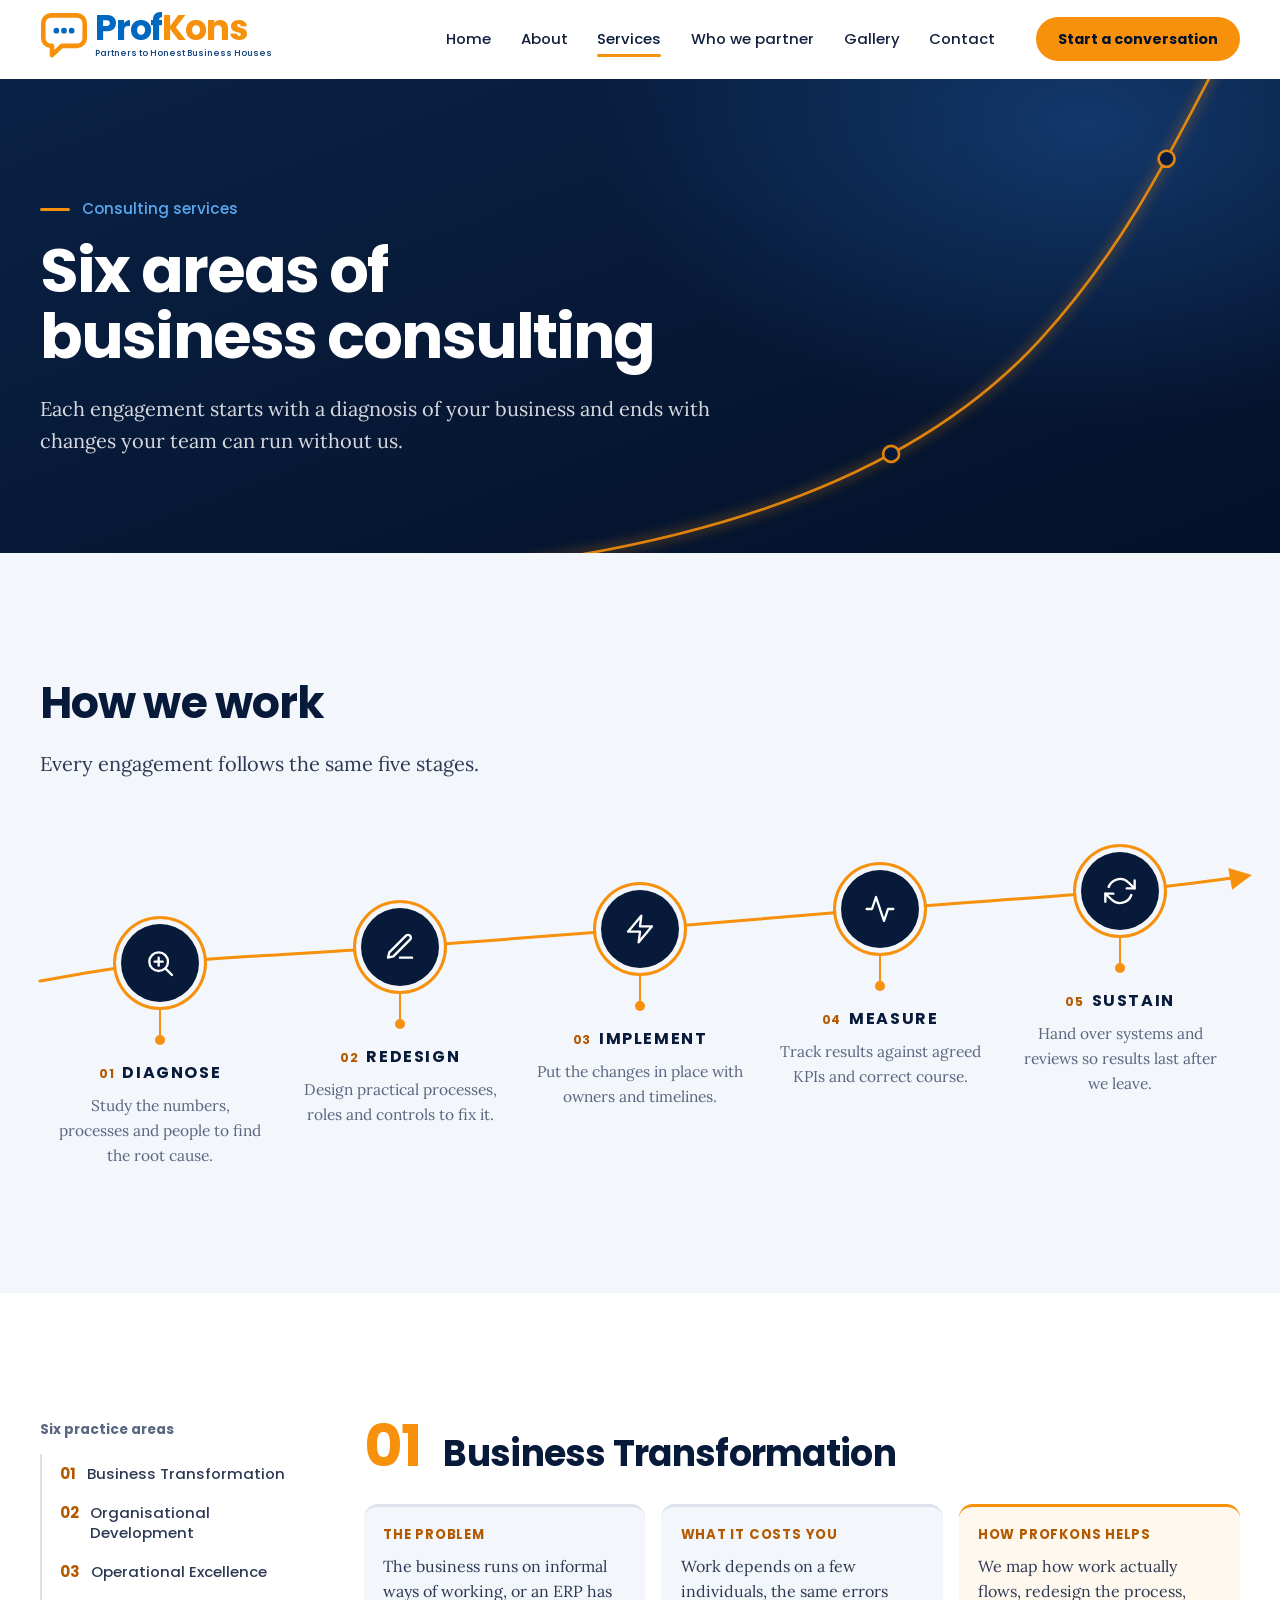
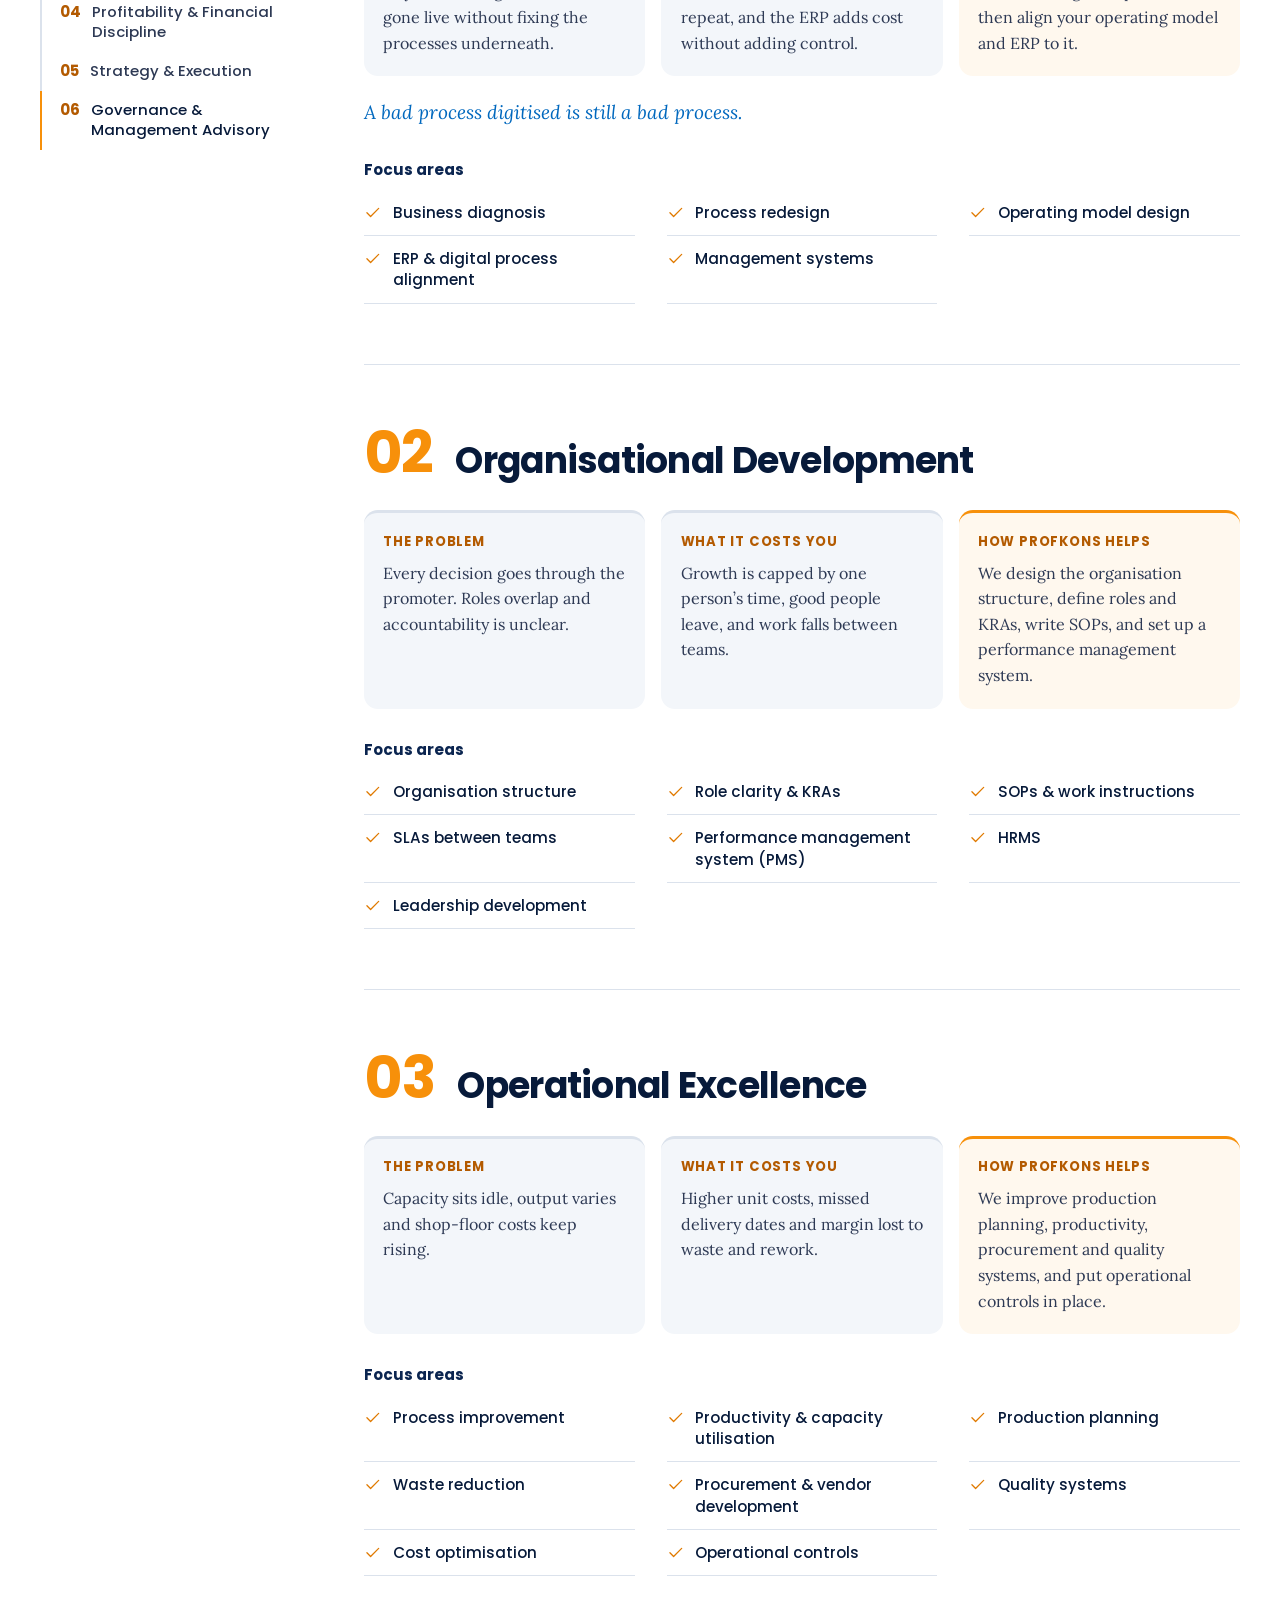
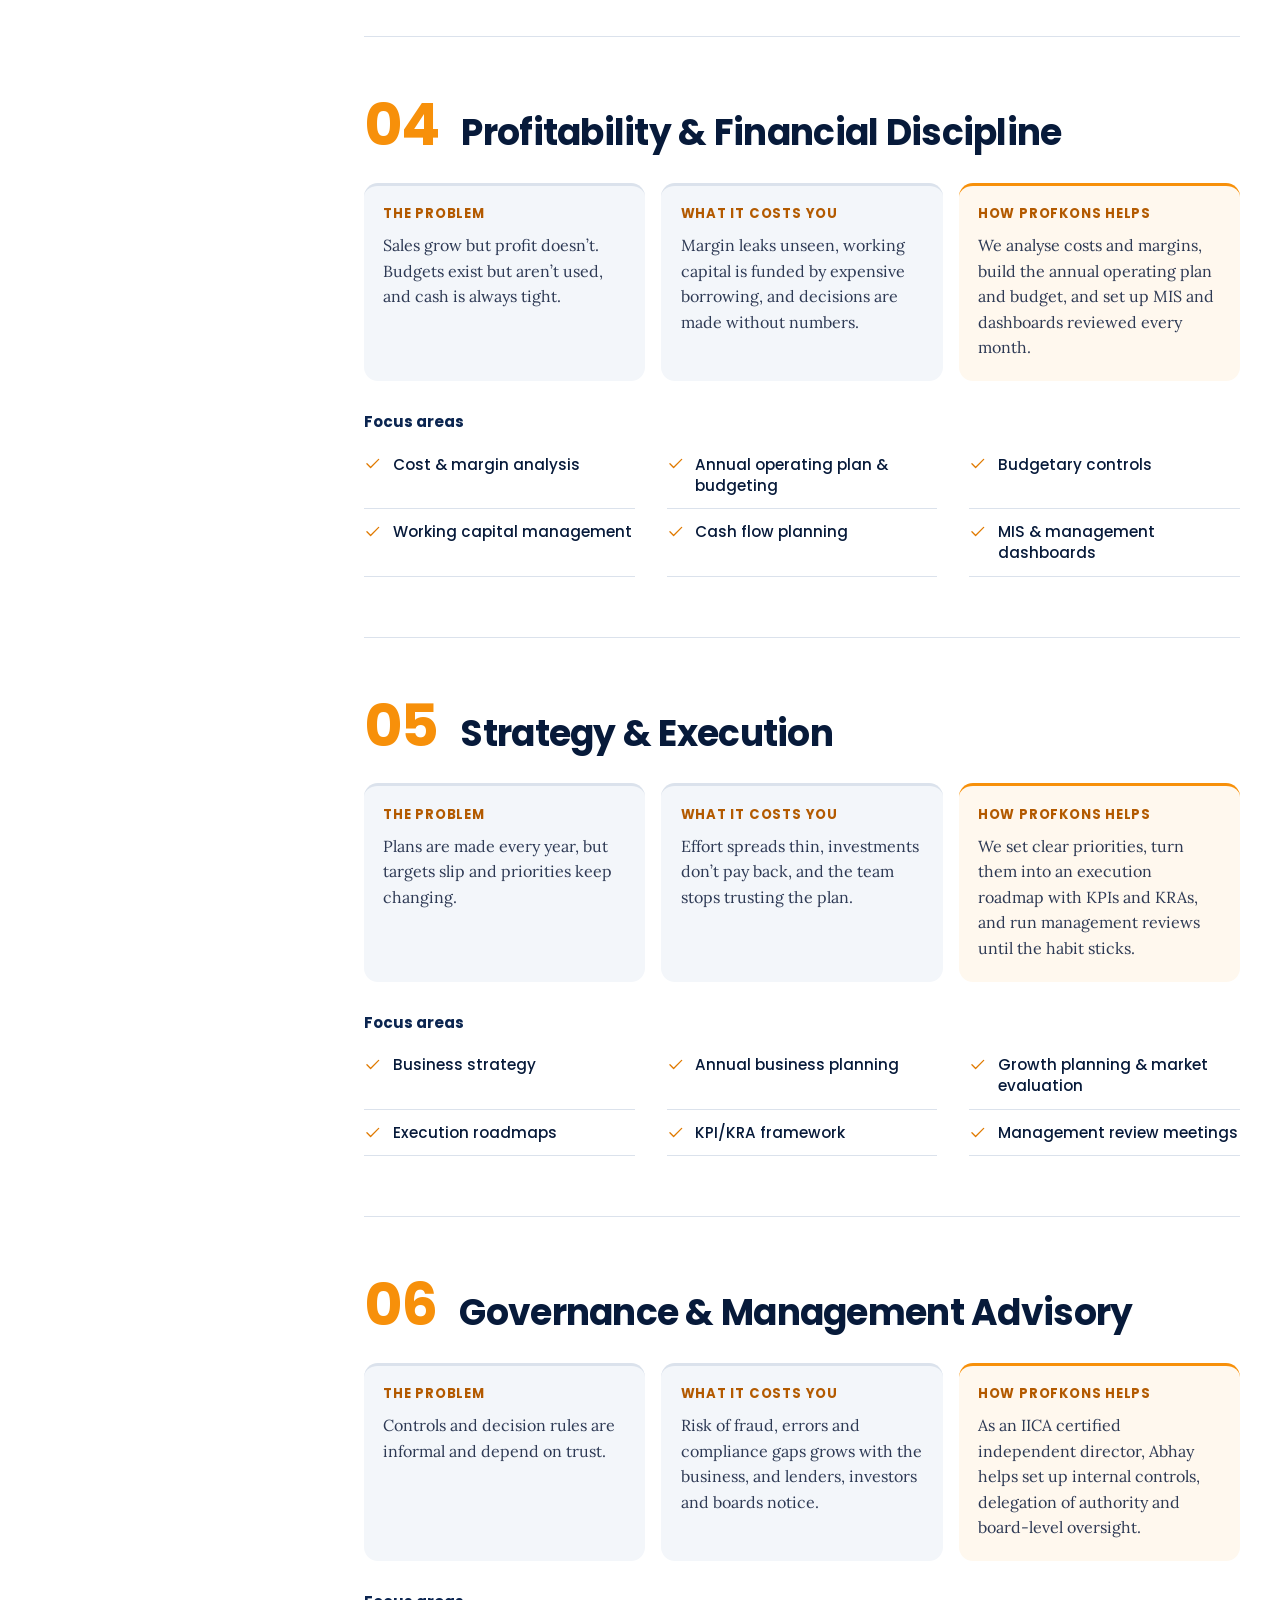
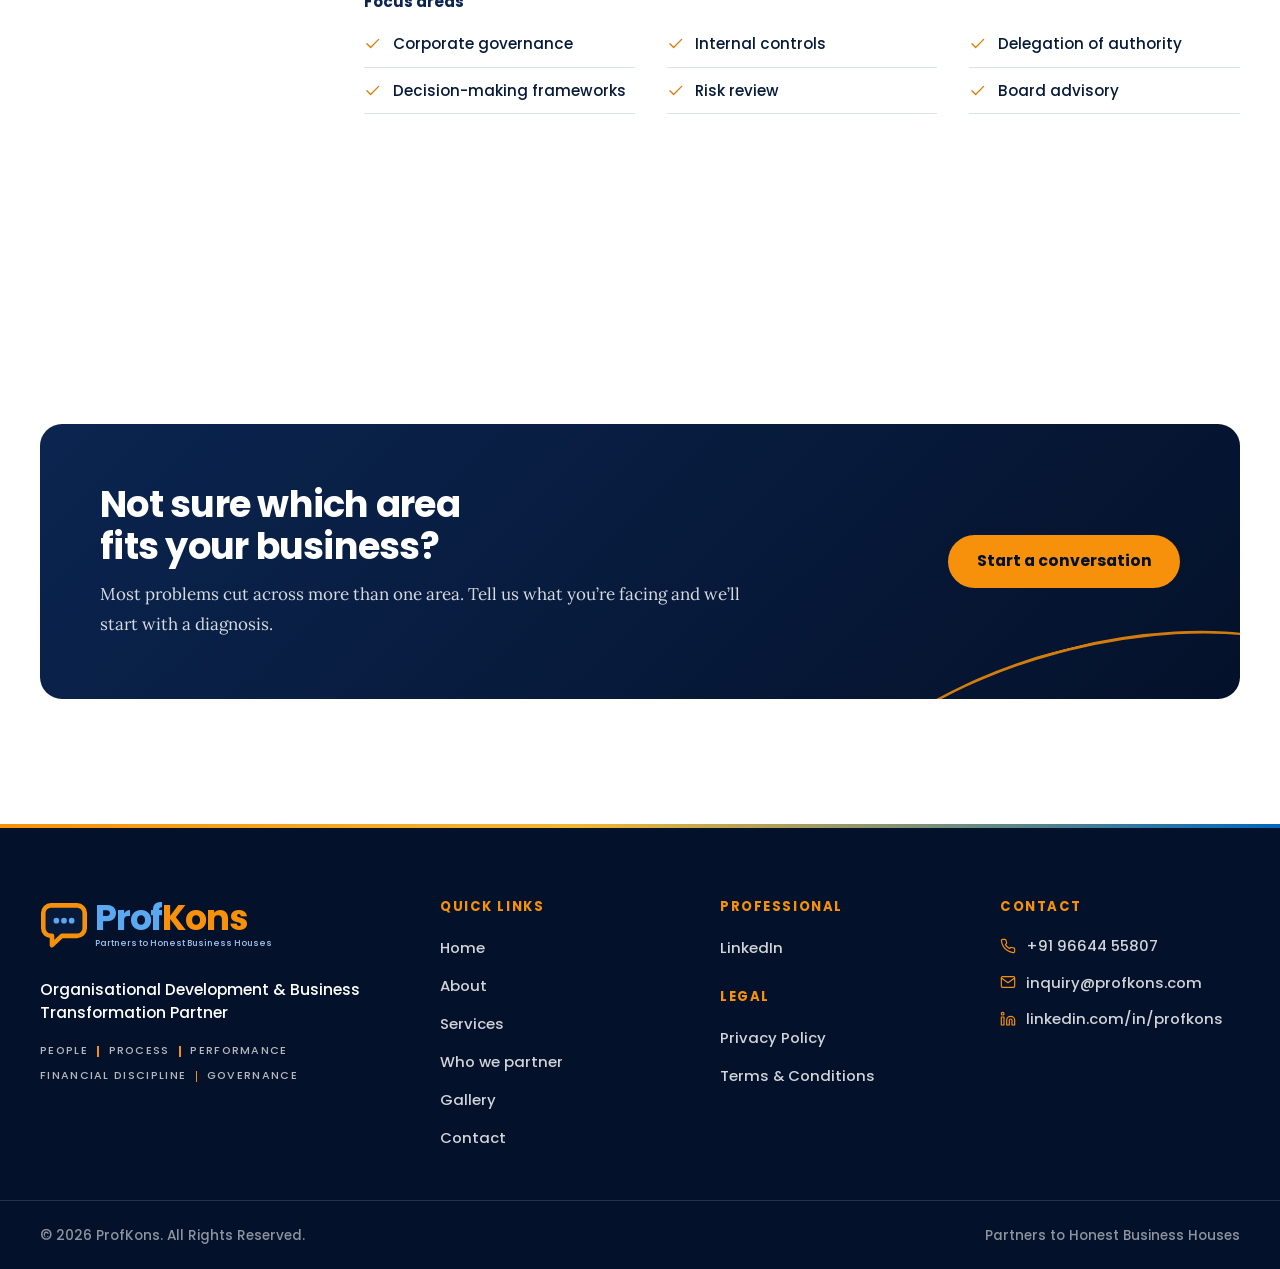
<file: services.html>
<!doctype html>
<html lang="en-IN">
<head>
<meta charset="utf-8">
<meta name="viewport" content="width=device-width, initial-scale=1">
<title>Business &amp; Management Consulting Services | ProfKons</title>
<meta name="description" content="ProfKons consulting services: profitability and working capital, organisation design and SOPs, operational excellence, ERP and process redesign, strategy execution, and corporate governance.">
<meta property="og:site_name" content="ProfKons">
<meta property="og:title" content="Business &amp; Management Consulting Services | ProfKons">
<meta property="og:description" content="ProfKons consulting services: profitability and working capital, organisation design and SOPs, operational excellence, ERP and process redesign, strategy execution, and corporate governance.">
<meta property="og:type" content="website">
<meta name="theme-color" content="#071a3a">
<link rel="icon" href="assets/img/favicon.svg" type="image/svg+xml">
<link rel="stylesheet" href="assets/css/style.css">
</head>
<body>

<a class="skip-link" href="#main">Skip to content</a>
<header class="site-header" data-header>
  <div class="container header-inner">
    <a href="index.html" aria-label="ProfKons home"><span class="logo"><svg class="logo-mark" viewBox="0 0 44 42" aria-hidden="true" focusable="false"><path class="bubble" d="M10 3H34A7 7 0 0 1 41 10V24A7 7 0 0 1 34 31H20L11 39.5V31H10A7 7 0 0 1 3 24V10A7 7 0 0 1 10 3Z"/><circle class="dot" cx="15" cy="17" r="2.6"/><circle class="dot" cx="22" cy="17" r="2.6"/><circle class="dot" cx="29" cy="17" r="2.6"/></svg><span class="logo-text"><span class="logo-word"><span class="logo-prof">Prof</span><span class="logo-kons">Kons</span></span><span class="logo-tag">Partners to Honest Business Houses</span></span></span></a>
    <button class="nav-toggle" type="button" aria-expanded="false" aria-controls="site-nav" data-nav-toggle>
      <span class="sr-only">Open menu</span>
      <span class="icon-open"><svg class="icon" viewBox="0 0 24 24" fill="none" stroke="currentColor" stroke-width="1.75" stroke-linecap="round" stroke-linejoin="round" aria-hidden="true" focusable="false"><line x1="3" y1="6" x2="21" y2="6"/><line x1="3" y1="12" x2="21" y2="12"/><line x1="3" y1="18" x2="21" y2="18"/></svg></span><span class="icon-close"><svg class="icon" viewBox="0 0 24 24" fill="none" stroke="currentColor" stroke-width="1.75" stroke-linecap="round" stroke-linejoin="round" aria-hidden="true" focusable="false"><line x1="18" y1="6" x2="6" y2="18"/><line x1="6" y1="6" x2="18" y2="18"/></svg></span>
    </button>
    <nav id="site-nav" class="site-nav" aria-label="Main">
      <ul><li><a href="index.html">Home</a></li><li><a href="about.html">About</a></li><li><a href="services.html" aria-current="page">Services</a></li><li><a href="partners.html">Who we partner</a></li><li><a href="gallery.html">Gallery</a></li><li><a href="contact.html">Contact</a></li></ul>
      <a class="btn btn-primary btn-sm" href="contact.html">Start a conversation</a>
    </nav>
  </div>
</header>
<main id="main">

<section class="page-hero">
  <div class="journey-line" aria-hidden="true"><svg viewBox="0 0 1440 760" preserveAspectRatio="xMaxYMax slice"><path class="jl-glow" pathLength="1" d="M600 770 C880 730, 1060 640, 1170 520 C1280 400, 1335 270, 1400 150"/><path class="jl-path" pathLength="1" d="M600 770 C880 730, 1060 640, 1170 520 C1280 400, 1335 270, 1400 150"/><circle class="jl-node" cx="1002.5" cy="648.3" r="9"/><circle class="jl-node" cx="1312.4" cy="316.3" r="9"/><path class="jl-arrow" d="M0 -11 L22 0 L0 11 Z" transform="translate(1400 150) rotate(-61.6)"/></svg></div>
  <div class="container">
    <p class="kicker">Consulting services</p>
    <h1>Six areas of business consulting</h1>
    <p class="lead">Each engagement starts with a diagnosis of your business and ends with changes your team can run without us.</p>
  </div>
</section>
<section class="section section--paper" id="approach" aria-labelledby="approach-title">
  <div class="container">
    <div class="section-head">
      <h2 id="approach-title">How we work</h2>
      <p class="lead">Every engagement follows the same five stages.</p>
    </div>
    <div class="journey-wrap">
    <div class="journey-track" aria-hidden="true"><svg viewBox="0 0 1000 160" preserveAspectRatio="none"><path d="M0.0 129.0 C16.7 126.0, 50.0 116.7, 100.0 111.0 C150.0 105.3, 233.3 100.7, 300.0 95.0 C366.7 89.3, 433.3 83.3, 500.0 77.0 C566.7 70.7, 633.3 63.3, 700.0 57.0 C766.7 50.7, 850.0 44.3, 900.0 39.0 C950.0 33.7, 983.3 27.3, 1000.0 25.0"/></svg></div><svg class="journey-arrow" style="top:calc(0.5rem + 12px)" viewBox="0 0 26 26" aria-hidden="true"><path fill="currentColor" d="M2 2 L24 13 L2 24 Z"/></svg>
    <ol class="journey">
      <li style="--rise:72px">
        <span class="node"><svg class="icon" viewBox="0 0 24 24" fill="none" stroke="currentColor" stroke-width="1.75" stroke-linecap="round" stroke-linejoin="round" aria-hidden="true" focusable="false"><circle cx="11" cy="11" r="7"/><line x1="21" y1="21" x2="16.2" y2="16.2"/><line x1="11" y1="8" x2="11" y2="14"/><line x1="8" y1="11" x2="14" y2="11"/></svg></span><span class="stem" aria-hidden="true"></span>
        <h3><span>01</span>Diagnose</h3>
        <p>Study the numbers, processes and people to find the root cause.</p>
      </li>
      <li style="--rise:56px">
        <span class="node"><svg class="icon" viewBox="0 0 24 24" fill="none" stroke="currentColor" stroke-width="1.75" stroke-linecap="round" stroke-linejoin="round" aria-hidden="true" focusable="false"><path d="M12 20h9"/><path d="M16.5 3.5a2.121 2.121 0 0 1 3 3L7 19l-4 1 1-4L16.5 3.5z"/></svg></span><span class="stem" aria-hidden="true"></span>
        <h3><span>02</span>Redesign</h3>
        <p>Design practical processes, roles and controls to fix it.</p>
      </li>
      <li style="--rise:38px">
        <span class="node"><svg class="icon" viewBox="0 0 24 24" fill="none" stroke="currentColor" stroke-width="1.75" stroke-linecap="round" stroke-linejoin="round" aria-hidden="true" focusable="false"><polygon points="13 2 3 14 12 14 11 22 21 10 12 10 13 2"/></svg></span><span class="stem" aria-hidden="true"></span>
        <h3><span>03</span>Implement</h3>
        <p>Put the changes in place with owners and timelines.</p>
      </li>
      <li style="--rise:18px">
        <span class="node"><svg class="icon" viewBox="0 0 24 24" fill="none" stroke="currentColor" stroke-width="1.75" stroke-linecap="round" stroke-linejoin="round" aria-hidden="true" focusable="false"><polyline points="22 12 18 12 15 21 9 3 6 12 2 12"/></svg></span><span class="stem" aria-hidden="true"></span>
        <h3><span>04</span>Measure</h3>
        <p>Track results against agreed KPIs and correct course.</p>
      </li>
      <li style="--rise:0px">
        <span class="node"><svg class="icon" viewBox="0 0 24 24" fill="none" stroke="currentColor" stroke-width="1.75" stroke-linecap="round" stroke-linejoin="round" aria-hidden="true" focusable="false"><polyline points="23 4 23 10 17 10"/><polyline points="1 20 1 14 7 14"/><path d="M3.51 9a9 9 0 0 1 14.85-3.36L23 10M1 14l4.64 4.36A9 9 0 0 0 20.49 15"/></svg></span><span class="stem" aria-hidden="true"></span>
        <h3><span>05</span>Sustain</h3>
        <p>Hand over systems and reviews so results last after we leave.</p>
      </li>
    </ol>
    </div>
  </div>
</section>

<section class="section" aria-label="Our services">
  <div class="container services-layout">
    <nav class="service-index" aria-label="Services on this page">
      <p>Six practice areas</p>
      <ol><li><a href="#business-transformation" data-service-link><span>01</span>Business Transformation</a></li><li><a href="#organisational-development" data-service-link><span>02</span>Organisational Development</a></li><li><a href="#operational-excellence" data-service-link><span>03</span>Operational Excellence</a></li><li><a href="#profitability" data-service-link><span>04</span>Profitability &amp; Financial Discipline</a></li><li><a href="#strategy-execution" data-service-link><span>05</span>Strategy &amp; Execution</a></li><li><a href="#governance" data-service-link><span>06</span>Governance &amp; Management Advisory</a></li></ol>
    </nav>
    <div>
      <article class="service" id="business-transformation" aria-labelledby="business-transformation-title">
        <div class="service-head">
          <span class="service-num" aria-hidden="true">01</span>
          <h2 id="business-transformation-title">Business Transformation</h2>
        </div>
        <dl class="service-case">
          <div><dt>The problem</dt><dd>The business runs on informal ways of working, or an ERP has gone live without fixing the processes underneath.</dd></div>
          <div><dt>What it costs you</dt><dd>Work depends on a few individuals, the same errors repeat, and the ERP adds cost without adding control.</dd></div>
          <div><dt>How ProfKons helps</dt><dd>We map how work actually flows, redesign the process, then align your operating model and ERP to it.</dd></div>
        </dl>
        <p class="service-quote">A bad process digitised is still a bad process.</p>
        <p class="focus-label">Focus areas</p>
        <ul class="focus"><li><svg class="icon" viewBox="0 0 24 24" fill="none" stroke="currentColor" stroke-width="1.75" stroke-linecap="round" stroke-linejoin="round" aria-hidden="true" focusable="false"><polyline points="20 6 9 17 4 12"/></svg><span>Business diagnosis</span></li><li><svg class="icon" viewBox="0 0 24 24" fill="none" stroke="currentColor" stroke-width="1.75" stroke-linecap="round" stroke-linejoin="round" aria-hidden="true" focusable="false"><polyline points="20 6 9 17 4 12"/></svg><span>Process redesign</span></li><li><svg class="icon" viewBox="0 0 24 24" fill="none" stroke="currentColor" stroke-width="1.75" stroke-linecap="round" stroke-linejoin="round" aria-hidden="true" focusable="false"><polyline points="20 6 9 17 4 12"/></svg><span>Operating model design</span></li><li><svg class="icon" viewBox="0 0 24 24" fill="none" stroke="currentColor" stroke-width="1.75" stroke-linecap="round" stroke-linejoin="round" aria-hidden="true" focusable="false"><polyline points="20 6 9 17 4 12"/></svg><span>ERP &amp; digital process alignment</span></li><li><svg class="icon" viewBox="0 0 24 24" fill="none" stroke="currentColor" stroke-width="1.75" stroke-linecap="round" stroke-linejoin="round" aria-hidden="true" focusable="false"><polyline points="20 6 9 17 4 12"/></svg><span>Management systems</span></li></ul>
      </article>
      <article class="service" id="organisational-development" aria-labelledby="organisational-development-title">
        <div class="service-head">
          <span class="service-num" aria-hidden="true">02</span>
          <h2 id="organisational-development-title">Organisational Development</h2>
        </div>
        <dl class="service-case">
          <div><dt>The problem</dt><dd>Every decision goes through the promoter. Roles overlap and accountability is unclear.</dd></div>
          <div><dt>What it costs you</dt><dd>Growth is capped by one person&rsquo;s time, good people leave, and work falls between teams.</dd></div>
          <div><dt>How ProfKons helps</dt><dd>We design the organisation structure, define roles and KRAs, write SOPs, and set up a performance management system.</dd></div>
        </dl>
        <p class="focus-label">Focus areas</p>
        <ul class="focus"><li><svg class="icon" viewBox="0 0 24 24" fill="none" stroke="currentColor" stroke-width="1.75" stroke-linecap="round" stroke-linejoin="round" aria-hidden="true" focusable="false"><polyline points="20 6 9 17 4 12"/></svg><span>Organisation structure</span></li><li><svg class="icon" viewBox="0 0 24 24" fill="none" stroke="currentColor" stroke-width="1.75" stroke-linecap="round" stroke-linejoin="round" aria-hidden="true" focusable="false"><polyline points="20 6 9 17 4 12"/></svg><span>Role clarity &amp; KRAs</span></li><li><svg class="icon" viewBox="0 0 24 24" fill="none" stroke="currentColor" stroke-width="1.75" stroke-linecap="round" stroke-linejoin="round" aria-hidden="true" focusable="false"><polyline points="20 6 9 17 4 12"/></svg><span>SOPs &amp; work instructions</span></li><li><svg class="icon" viewBox="0 0 24 24" fill="none" stroke="currentColor" stroke-width="1.75" stroke-linecap="round" stroke-linejoin="round" aria-hidden="true" focusable="false"><polyline points="20 6 9 17 4 12"/></svg><span>SLAs between teams</span></li><li><svg class="icon" viewBox="0 0 24 24" fill="none" stroke="currentColor" stroke-width="1.75" stroke-linecap="round" stroke-linejoin="round" aria-hidden="true" focusable="false"><polyline points="20 6 9 17 4 12"/></svg><span>Performance management system (PMS)</span></li><li><svg class="icon" viewBox="0 0 24 24" fill="none" stroke="currentColor" stroke-width="1.75" stroke-linecap="round" stroke-linejoin="round" aria-hidden="true" focusable="false"><polyline points="20 6 9 17 4 12"/></svg><span>HRMS</span></li><li><svg class="icon" viewBox="0 0 24 24" fill="none" stroke="currentColor" stroke-width="1.75" stroke-linecap="round" stroke-linejoin="round" aria-hidden="true" focusable="false"><polyline points="20 6 9 17 4 12"/></svg><span>Leadership development</span></li></ul>
      </article>
      <article class="service" id="operational-excellence" aria-labelledby="operational-excellence-title">
        <div class="service-head">
          <span class="service-num" aria-hidden="true">03</span>
          <h2 id="operational-excellence-title">Operational Excellence</h2>
        </div>
        <dl class="service-case">
          <div><dt>The problem</dt><dd>Capacity sits idle, output varies and shop-floor costs keep rising.</dd></div>
          <div><dt>What it costs you</dt><dd>Higher unit costs, missed delivery dates and margin lost to waste and rework.</dd></div>
          <div><dt>How ProfKons helps</dt><dd>We improve production planning, productivity, procurement and quality systems, and put operational controls in place.</dd></div>
        </dl>
        <p class="focus-label">Focus areas</p>
        <ul class="focus"><li><svg class="icon" viewBox="0 0 24 24" fill="none" stroke="currentColor" stroke-width="1.75" stroke-linecap="round" stroke-linejoin="round" aria-hidden="true" focusable="false"><polyline points="20 6 9 17 4 12"/></svg><span>Process improvement</span></li><li><svg class="icon" viewBox="0 0 24 24" fill="none" stroke="currentColor" stroke-width="1.75" stroke-linecap="round" stroke-linejoin="round" aria-hidden="true" focusable="false"><polyline points="20 6 9 17 4 12"/></svg><span>Productivity &amp; capacity utilisation</span></li><li><svg class="icon" viewBox="0 0 24 24" fill="none" stroke="currentColor" stroke-width="1.75" stroke-linecap="round" stroke-linejoin="round" aria-hidden="true" focusable="false"><polyline points="20 6 9 17 4 12"/></svg><span>Production planning</span></li><li><svg class="icon" viewBox="0 0 24 24" fill="none" stroke="currentColor" stroke-width="1.75" stroke-linecap="round" stroke-linejoin="round" aria-hidden="true" focusable="false"><polyline points="20 6 9 17 4 12"/></svg><span>Waste reduction</span></li><li><svg class="icon" viewBox="0 0 24 24" fill="none" stroke="currentColor" stroke-width="1.75" stroke-linecap="round" stroke-linejoin="round" aria-hidden="true" focusable="false"><polyline points="20 6 9 17 4 12"/></svg><span>Procurement &amp; vendor development</span></li><li><svg class="icon" viewBox="0 0 24 24" fill="none" stroke="currentColor" stroke-width="1.75" stroke-linecap="round" stroke-linejoin="round" aria-hidden="true" focusable="false"><polyline points="20 6 9 17 4 12"/></svg><span>Quality systems</span></li><li><svg class="icon" viewBox="0 0 24 24" fill="none" stroke="currentColor" stroke-width="1.75" stroke-linecap="round" stroke-linejoin="round" aria-hidden="true" focusable="false"><polyline points="20 6 9 17 4 12"/></svg><span>Cost optimisation</span></li><li><svg class="icon" viewBox="0 0 24 24" fill="none" stroke="currentColor" stroke-width="1.75" stroke-linecap="round" stroke-linejoin="round" aria-hidden="true" focusable="false"><polyline points="20 6 9 17 4 12"/></svg><span>Operational controls</span></li></ul>
      </article>
      <article class="service" id="profitability" aria-labelledby="profitability-title">
        <div class="service-head">
          <span class="service-num" aria-hidden="true">04</span>
          <h2 id="profitability-title">Profitability &amp; Financial Discipline</h2>
        </div>
        <dl class="service-case">
          <div><dt>The problem</dt><dd>Sales grow but profit doesn&rsquo;t. Budgets exist but aren&rsquo;t used, and cash is always tight.</dd></div>
          <div><dt>What it costs you</dt><dd>Margin leaks unseen, working capital is funded by expensive borrowing, and decisions are made without numbers.</dd></div>
          <div><dt>How ProfKons helps</dt><dd>We analyse costs and margins, build the annual operating plan and budget, and set up MIS and dashboards reviewed every month.</dd></div>
        </dl>
        <p class="focus-label">Focus areas</p>
        <ul class="focus"><li><svg class="icon" viewBox="0 0 24 24" fill="none" stroke="currentColor" stroke-width="1.75" stroke-linecap="round" stroke-linejoin="round" aria-hidden="true" focusable="false"><polyline points="20 6 9 17 4 12"/></svg><span>Cost &amp; margin analysis</span></li><li><svg class="icon" viewBox="0 0 24 24" fill="none" stroke="currentColor" stroke-width="1.75" stroke-linecap="round" stroke-linejoin="round" aria-hidden="true" focusable="false"><polyline points="20 6 9 17 4 12"/></svg><span>Annual operating plan &amp; budgeting</span></li><li><svg class="icon" viewBox="0 0 24 24" fill="none" stroke="currentColor" stroke-width="1.75" stroke-linecap="round" stroke-linejoin="round" aria-hidden="true" focusable="false"><polyline points="20 6 9 17 4 12"/></svg><span>Budgetary controls</span></li><li><svg class="icon" viewBox="0 0 24 24" fill="none" stroke="currentColor" stroke-width="1.75" stroke-linecap="round" stroke-linejoin="round" aria-hidden="true" focusable="false"><polyline points="20 6 9 17 4 12"/></svg><span>Working capital management</span></li><li><svg class="icon" viewBox="0 0 24 24" fill="none" stroke="currentColor" stroke-width="1.75" stroke-linecap="round" stroke-linejoin="round" aria-hidden="true" focusable="false"><polyline points="20 6 9 17 4 12"/></svg><span>Cash flow planning</span></li><li><svg class="icon" viewBox="0 0 24 24" fill="none" stroke="currentColor" stroke-width="1.75" stroke-linecap="round" stroke-linejoin="round" aria-hidden="true" focusable="false"><polyline points="20 6 9 17 4 12"/></svg><span>MIS &amp; management dashboards</span></li></ul>
      </article>
      <article class="service" id="strategy-execution" aria-labelledby="strategy-execution-title">
        <div class="service-head">
          <span class="service-num" aria-hidden="true">05</span>
          <h2 id="strategy-execution-title">Strategy &amp; Execution</h2>
        </div>
        <dl class="service-case">
          <div><dt>The problem</dt><dd>Plans are made every year, but targets slip and priorities keep changing.</dd></div>
          <div><dt>What it costs you</dt><dd>Effort spreads thin, investments don&rsquo;t pay back, and the team stops trusting the plan.</dd></div>
          <div><dt>How ProfKons helps</dt><dd>We set clear priorities, turn them into an execution roadmap with KPIs and KRAs, and run management reviews until the habit sticks.</dd></div>
        </dl>
        <p class="focus-label">Focus areas</p>
        <ul class="focus"><li><svg class="icon" viewBox="0 0 24 24" fill="none" stroke="currentColor" stroke-width="1.75" stroke-linecap="round" stroke-linejoin="round" aria-hidden="true" focusable="false"><polyline points="20 6 9 17 4 12"/></svg><span>Business strategy</span></li><li><svg class="icon" viewBox="0 0 24 24" fill="none" stroke="currentColor" stroke-width="1.75" stroke-linecap="round" stroke-linejoin="round" aria-hidden="true" focusable="false"><polyline points="20 6 9 17 4 12"/></svg><span>Annual business planning</span></li><li><svg class="icon" viewBox="0 0 24 24" fill="none" stroke="currentColor" stroke-width="1.75" stroke-linecap="round" stroke-linejoin="round" aria-hidden="true" focusable="false"><polyline points="20 6 9 17 4 12"/></svg><span>Growth planning &amp; market evaluation</span></li><li><svg class="icon" viewBox="0 0 24 24" fill="none" stroke="currentColor" stroke-width="1.75" stroke-linecap="round" stroke-linejoin="round" aria-hidden="true" focusable="false"><polyline points="20 6 9 17 4 12"/></svg><span>Execution roadmaps</span></li><li><svg class="icon" viewBox="0 0 24 24" fill="none" stroke="currentColor" stroke-width="1.75" stroke-linecap="round" stroke-linejoin="round" aria-hidden="true" focusable="false"><polyline points="20 6 9 17 4 12"/></svg><span>KPI/KRA framework</span></li><li><svg class="icon" viewBox="0 0 24 24" fill="none" stroke="currentColor" stroke-width="1.75" stroke-linecap="round" stroke-linejoin="round" aria-hidden="true" focusable="false"><polyline points="20 6 9 17 4 12"/></svg><span>Management review meetings</span></li></ul>
      </article>
      <article class="service" id="governance" aria-labelledby="governance-title">
        <div class="service-head">
          <span class="service-num" aria-hidden="true">06</span>
          <h2 id="governance-title">Governance &amp; Management Advisory</h2>
        </div>
        <dl class="service-case">
          <div><dt>The problem</dt><dd>Controls and decision rules are informal and depend on trust.</dd></div>
          <div><dt>What it costs you</dt><dd>Risk of fraud, errors and compliance gaps grows with the business, and lenders, investors and boards notice.</dd></div>
          <div><dt>How ProfKons helps</dt><dd>As an IICA certified independent director, Abhay helps set up internal controls, delegation of authority and board-level oversight.</dd></div>
        </dl>
        <p class="focus-label">Focus areas</p>
        <ul class="focus"><li><svg class="icon" viewBox="0 0 24 24" fill="none" stroke="currentColor" stroke-width="1.75" stroke-linecap="round" stroke-linejoin="round" aria-hidden="true" focusable="false"><polyline points="20 6 9 17 4 12"/></svg><span>Corporate governance</span></li><li><svg class="icon" viewBox="0 0 24 24" fill="none" stroke="currentColor" stroke-width="1.75" stroke-linecap="round" stroke-linejoin="round" aria-hidden="true" focusable="false"><polyline points="20 6 9 17 4 12"/></svg><span>Internal controls</span></li><li><svg class="icon" viewBox="0 0 24 24" fill="none" stroke="currentColor" stroke-width="1.75" stroke-linecap="round" stroke-linejoin="round" aria-hidden="true" focusable="false"><polyline points="20 6 9 17 4 12"/></svg><span>Delegation of authority</span></li><li><svg class="icon" viewBox="0 0 24 24" fill="none" stroke="currentColor" stroke-width="1.75" stroke-linecap="round" stroke-linejoin="round" aria-hidden="true" focusable="false"><polyline points="20 6 9 17 4 12"/></svg><span>Decision-making frameworks</span></li><li><svg class="icon" viewBox="0 0 24 24" fill="none" stroke="currentColor" stroke-width="1.75" stroke-linecap="round" stroke-linejoin="round" aria-hidden="true" focusable="false"><polyline points="20 6 9 17 4 12"/></svg><span>Risk review</span></li><li><svg class="icon" viewBox="0 0 24 24" fill="none" stroke="currentColor" stroke-width="1.75" stroke-linecap="round" stroke-linejoin="round" aria-hidden="true" focusable="false"><polyline points="20 6 9 17 4 12"/></svg><span>Board advisory</span></li></ul>
      </article>
    </div>
  </div>
</section>
<section class="section" aria-label="Start a conversation">
  <div class="container">
    <div class="cta-panel">
      <div>
        <h2>Not sure which area fits your business?</h2>
        <p>Most problems cut across more than one area. Tell us what you&rsquo;re facing and we&rsquo;ll start with a diagnosis.</p>
      </div>
      <a class="btn btn-primary" href="contact.html">Start a conversation</a>
    </div>
  </div>
</section>
</main>

<footer class="site-footer">
  <div class="container footer-grid">
    <div class="footer-brand">
      <a href="index.html" aria-label="ProfKons home"><span class="logo logo--dark"><svg class="logo-mark" viewBox="0 0 44 42" aria-hidden="true" focusable="false"><path class="bubble" d="M10 3H34A7 7 0 0 1 41 10V24A7 7 0 0 1 34 31H20L11 39.5V31H10A7 7 0 0 1 3 24V10A7 7 0 0 1 10 3Z"/><circle class="dot" cx="15" cy="17" r="2.6"/><circle class="dot" cx="22" cy="17" r="2.6"/><circle class="dot" cx="29" cy="17" r="2.6"/></svg><span class="logo-text"><span class="logo-word"><span class="logo-prof">Prof</span><span class="logo-kons">Kons</span></span><span class="logo-tag">Partners to Honest Business Houses</span></span></span></a>
      <p>Organisational Development &amp; Business Transformation Partner</p>
      <ul class="pillars" aria-label="What we work on"><li>People</li><li>Process</li><li>Performance</li><li>Financial Discipline</li><li>Governance</li></ul>
    </div>
    <div>
      <h2>Quick links</h2>
      <ul class="footer-links"><li><a href="index.html">Home</a></li><li><a href="about.html">About</a></li><li><a href="services.html">Services</a></li><li><a href="partners.html">Who we partner</a></li><li><a href="gallery.html">Gallery</a></li><li><a href="contact.html">Contact</a></li></ul>
    </div>
    <div>
      <h2>Professional</h2>
      <ul class="footer-links"><li><a href="https://www.linkedin.com/in/profkons" target="_blank" rel="noopener">LinkedIn</a></li></ul>
      <h2 class="footer-sub">Legal</h2>
      <ul class="footer-links"><li><a href="privacy.html">Privacy Policy</a></li><li><a href="terms.html">Terms &amp; Conditions</a></li></ul>
    </div>
    <div>
      <h2>Contact</h2>
      <ul class="footer-contact">
        <li><svg class="icon" viewBox="0 0 24 24" fill="none" stroke="currentColor" stroke-width="1.75" stroke-linecap="round" stroke-linejoin="round" aria-hidden="true" focusable="false"><path d="M22 16.92v3a2 2 0 0 1-2.18 2 19.79 19.79 0 0 1-8.63-3.07 19.5 19.5 0 0 1-6-6 19.79 19.79 0 0 1-3.07-8.67A2 2 0 0 1 4.11 2h3a2 2 0 0 1 2 1.72 12.84 12.84 0 0 0 .7 2.81 2 2 0 0 1-.45 2.11L8.09 9.91a16 16 0 0 0 6 6l1.27-1.27a2 2 0 0 1 2.11-.45 12.84 12.84 0 0 0 2.81.7A2 2 0 0 1 22 16.92z"/></svg><a href="tel:+919664455807">+91 96644 55807</a></li>
        <li><svg class="icon" viewBox="0 0 24 24" fill="none" stroke="currentColor" stroke-width="1.75" stroke-linecap="round" stroke-linejoin="round" aria-hidden="true" focusable="false"><path d="M4 4h16c1.1 0 2 .9 2 2v12c0 1.1-.9 2-2 2H4c-1.1 0-2-.9-2-2V6c0-1.1.9-2 2-2z"/><polyline points="22,6 12,13 2,6"/></svg><a href="mailto:inquiry@profkons.com">inquiry@profkons.com</a></li>
        <li><svg class="icon" viewBox="0 0 24 24" fill="none" stroke="currentColor" stroke-width="1.75" stroke-linecap="round" stroke-linejoin="round" aria-hidden="true" focusable="false"><path d="M16 8a6 6 0 0 1 6 6v7h-4v-7a2 2 0 0 0-2-2 2 2 0 0 0-2 2v7h-4v-7a6 6 0 0 1 6-6z"/><rect x="2" y="9" width="4" height="12"/><circle cx="4" cy="4" r="2"/></svg><a href="https://www.linkedin.com/in/profkons" target="_blank" rel="noopener">linkedin.com/in/profkons</a></li>
      </ul>
    </div>
  </div>
  <div class="container footer-bottom">
    <p>&copy; <span data-year>2026</span> ProfKons. All Rights Reserved.</p>
    <p>Partners to Honest Business Houses</p>
  </div>
</footer>
<script src="assets/js/main.js" defer></script>
</body>
</html>
</file>
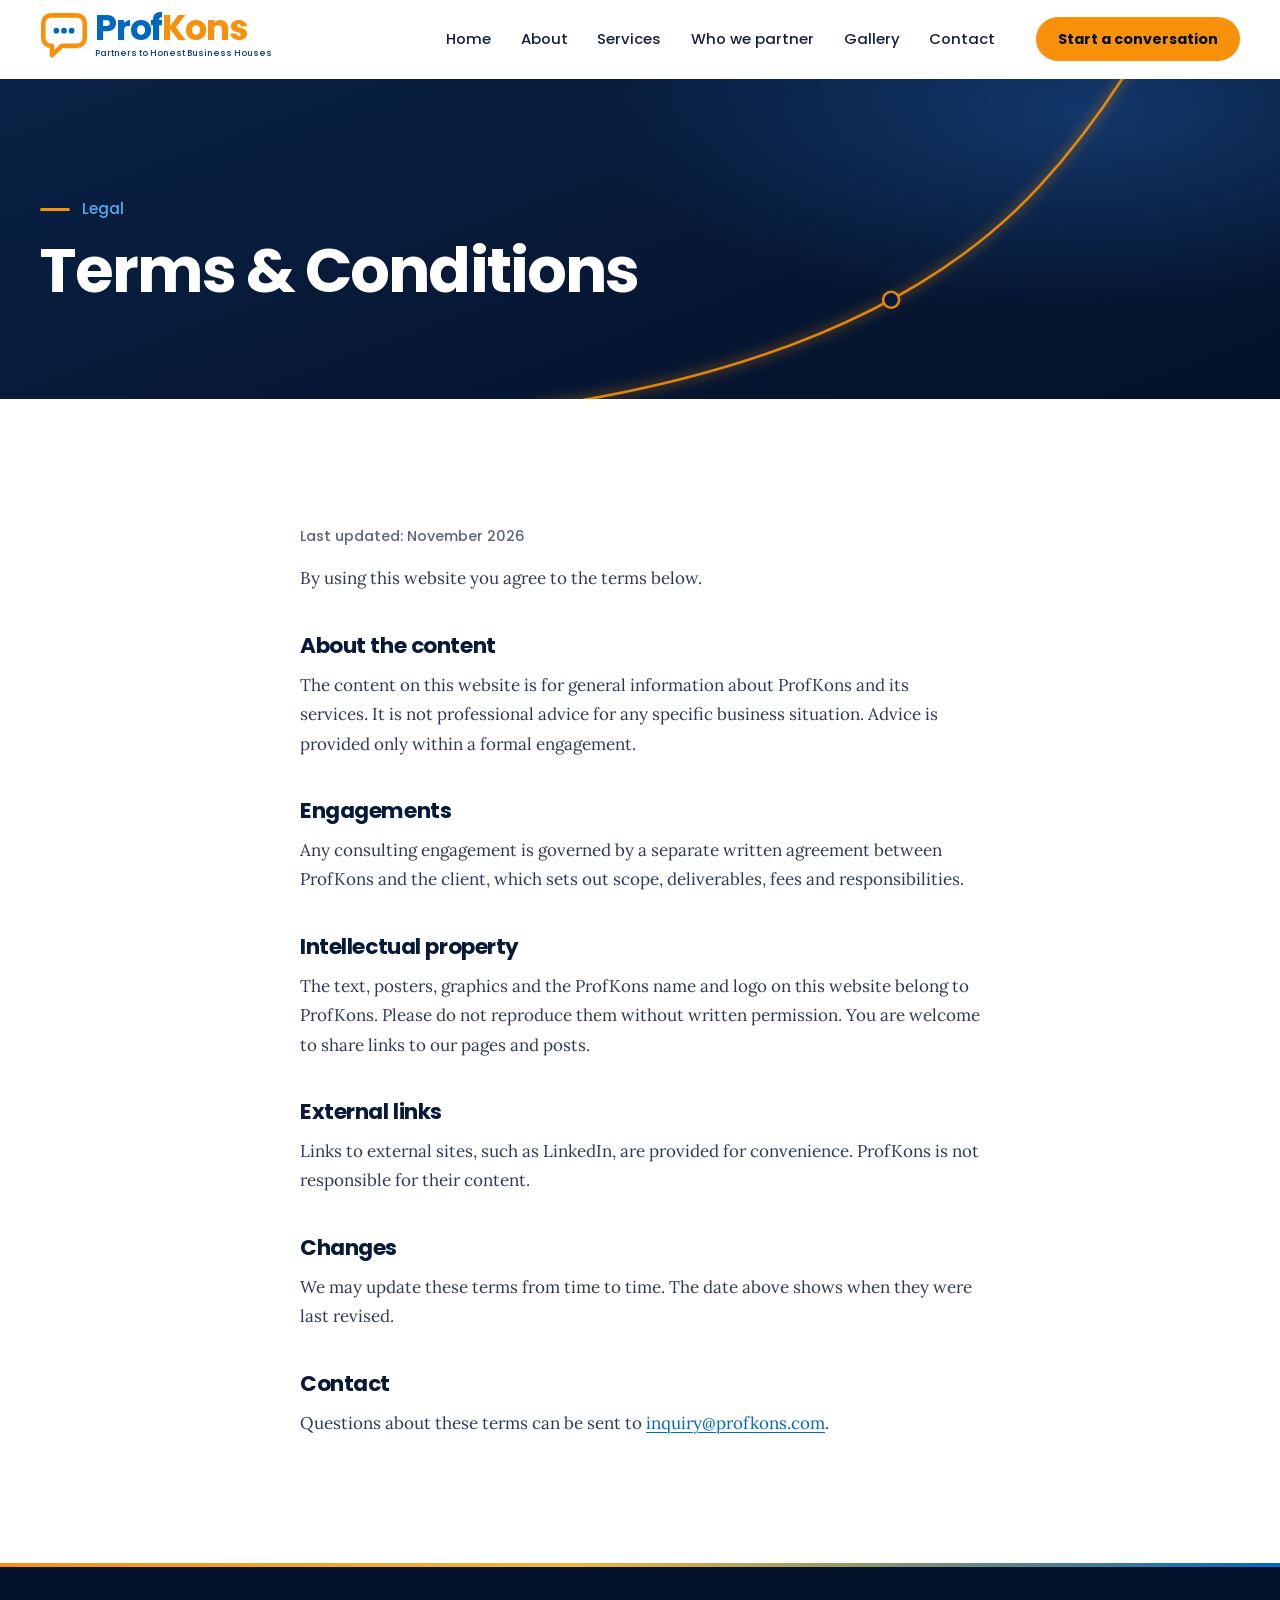
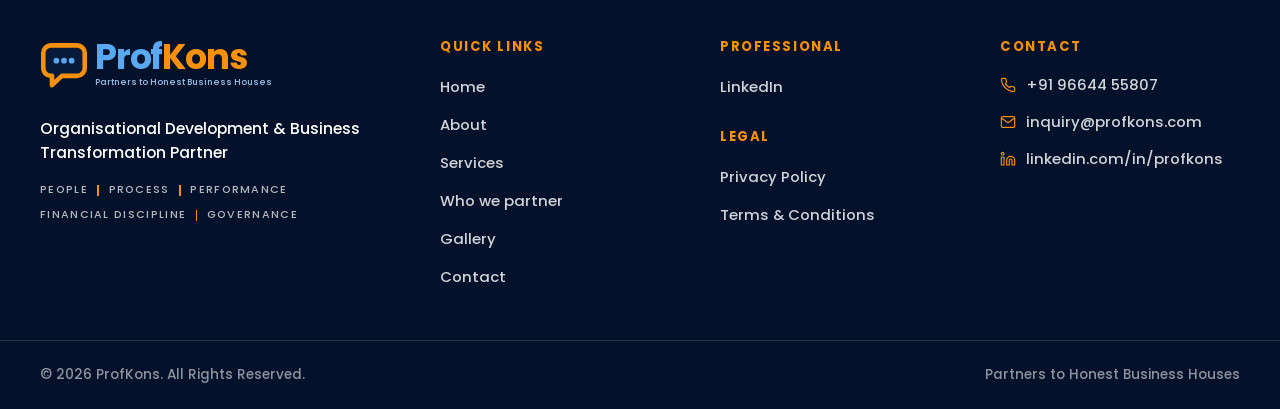
<file: terms.html>
<!doctype html>
<html lang="en-IN">
<head>
<meta charset="utf-8">
<meta name="viewport" content="width=device-width, initial-scale=1">
<title>Terms &amp; Conditions | ProfKons</title>
<meta name="description" content="Terms of use for the ProfKons website.">
<meta property="og:site_name" content="ProfKons">
<meta property="og:title" content="Terms &amp; Conditions | ProfKons">
<meta property="og:description" content="Terms of use for the ProfKons website.">
<meta property="og:type" content="website">
<meta name="theme-color" content="#071a3a">
<link rel="icon" href="assets/img/favicon.svg" type="image/svg+xml">
<link rel="stylesheet" href="assets/css/style.css">
</head>
<body>

<a class="skip-link" href="#main">Skip to content</a>
<header class="site-header" data-header>
  <div class="container header-inner">
    <a href="index.html" aria-label="ProfKons home"><span class="logo"><svg class="logo-mark" viewBox="0 0 44 42" aria-hidden="true" focusable="false"><path class="bubble" d="M10 3H34A7 7 0 0 1 41 10V24A7 7 0 0 1 34 31H20L11 39.5V31H10A7 7 0 0 1 3 24V10A7 7 0 0 1 10 3Z"/><circle class="dot" cx="15" cy="17" r="2.6"/><circle class="dot" cx="22" cy="17" r="2.6"/><circle class="dot" cx="29" cy="17" r="2.6"/></svg><span class="logo-text"><span class="logo-word"><span class="logo-prof">Prof</span><span class="logo-kons">Kons</span></span><span class="logo-tag">Partners to Honest Business Houses</span></span></span></a>
    <button class="nav-toggle" type="button" aria-expanded="false" aria-controls="site-nav" data-nav-toggle>
      <span class="sr-only">Open menu</span>
      <span class="icon-open"><svg class="icon" viewBox="0 0 24 24" fill="none" stroke="currentColor" stroke-width="1.75" stroke-linecap="round" stroke-linejoin="round" aria-hidden="true" focusable="false"><line x1="3" y1="6" x2="21" y2="6"/><line x1="3" y1="12" x2="21" y2="12"/><line x1="3" y1="18" x2="21" y2="18"/></svg></span><span class="icon-close"><svg class="icon" viewBox="0 0 24 24" fill="none" stroke="currentColor" stroke-width="1.75" stroke-linecap="round" stroke-linejoin="round" aria-hidden="true" focusable="false"><line x1="18" y1="6" x2="6" y2="18"/><line x1="6" y1="6" x2="18" y2="18"/></svg></span>
    </button>
    <nav id="site-nav" class="site-nav" aria-label="Main">
      <ul><li><a href="index.html">Home</a></li><li><a href="about.html">About</a></li><li><a href="services.html">Services</a></li><li><a href="partners.html">Who we partner</a></li><li><a href="gallery.html">Gallery</a></li><li><a href="contact.html">Contact</a></li></ul>
      <a class="btn btn-primary btn-sm" href="contact.html">Start a conversation</a>
    </nav>
  </div>
</header>
<main id="main">

<section class="page-hero">
  <div class="journey-line" aria-hidden="true"><svg viewBox="0 0 1440 760" preserveAspectRatio="xMaxYMax slice"><path class="jl-glow" pathLength="1" d="M600 770 C880 730, 1060 640, 1170 520 C1280 400, 1335 270, 1400 150"/><path class="jl-path" pathLength="1" d="M600 770 C880 730, 1060 640, 1170 520 C1280 400, 1335 270, 1400 150"/><circle class="jl-node" cx="1002.5" cy="648.3" r="9"/><circle class="jl-node" cx="1312.4" cy="316.3" r="9"/><path class="jl-arrow" d="M0 -11 L22 0 L0 11 Z" transform="translate(1400 150) rotate(-61.6)"/></svg></div>
  <div class="container">
    <p class="kicker">Legal</p>
    <h1>Terms &amp; Conditions</h1>
    
    
  </div>
</section>
<section class="section">
  <div class="container legal">
    <p class="updated">Last updated: November 2026</p>
    <p>By using this website you agree to the terms below.</p>
    <h2>About the content</h2>
    <p>The content on this website is for general information about ProfKons and its services. It is not professional advice for any specific business situation. Advice is provided only within a formal engagement.</p>
    <h2>Engagements</h2>
    <p>Any consulting engagement is governed by a separate written agreement between ProfKons and the client, which sets out scope, deliverables, fees and responsibilities.</p>
    <h2>Intellectual property</h2>
    <p>The text, posters, graphics and the ProfKons name and logo on this website belong to ProfKons. Please do not reproduce them without written permission. You are welcome to share links to our pages and posts.</p>
    <h2>External links</h2>
    <p>Links to external sites, such as LinkedIn, are provided for convenience. ProfKons is not responsible for their content.</p>
    <h2>Changes</h2>
    <p>We may update these terms from time to time. The date above shows when they were last revised.</p>
    <h2>Contact</h2>
    <p>Questions about these terms can be sent to <a href="mailto:inquiry@profkons.com">inquiry@profkons.com</a>.</p>
  </div>
</section>

</main>

<footer class="site-footer">
  <div class="container footer-grid">
    <div class="footer-brand">
      <a href="index.html" aria-label="ProfKons home"><span class="logo logo--dark"><svg class="logo-mark" viewBox="0 0 44 42" aria-hidden="true" focusable="false"><path class="bubble" d="M10 3H34A7 7 0 0 1 41 10V24A7 7 0 0 1 34 31H20L11 39.5V31H10A7 7 0 0 1 3 24V10A7 7 0 0 1 10 3Z"/><circle class="dot" cx="15" cy="17" r="2.6"/><circle class="dot" cx="22" cy="17" r="2.6"/><circle class="dot" cx="29" cy="17" r="2.6"/></svg><span class="logo-text"><span class="logo-word"><span class="logo-prof">Prof</span><span class="logo-kons">Kons</span></span><span class="logo-tag">Partners to Honest Business Houses</span></span></span></a>
      <p>Organisational Development &amp; Business Transformation Partner</p>
      <ul class="pillars" aria-label="What we work on"><li>People</li><li>Process</li><li>Performance</li><li>Financial Discipline</li><li>Governance</li></ul>
    </div>
    <div>
      <h2>Quick links</h2>
      <ul class="footer-links"><li><a href="index.html">Home</a></li><li><a href="about.html">About</a></li><li><a href="services.html">Services</a></li><li><a href="partners.html">Who we partner</a></li><li><a href="gallery.html">Gallery</a></li><li><a href="contact.html">Contact</a></li></ul>
    </div>
    <div>
      <h2>Professional</h2>
      <ul class="footer-links"><li><a href="https://www.linkedin.com/in/profkons" target="_blank" rel="noopener">LinkedIn</a></li></ul>
      <h2 class="footer-sub">Legal</h2>
      <ul class="footer-links"><li><a href="privacy.html">Privacy Policy</a></li><li><a href="terms.html">Terms &amp; Conditions</a></li></ul>
    </div>
    <div>
      <h2>Contact</h2>
      <ul class="footer-contact">
        <li><svg class="icon" viewBox="0 0 24 24" fill="none" stroke="currentColor" stroke-width="1.75" stroke-linecap="round" stroke-linejoin="round" aria-hidden="true" focusable="false"><path d="M22 16.92v3a2 2 0 0 1-2.18 2 19.79 19.79 0 0 1-8.63-3.07 19.5 19.5 0 0 1-6-6 19.79 19.79 0 0 1-3.07-8.67A2 2 0 0 1 4.11 2h3a2 2 0 0 1 2 1.72 12.84 12.84 0 0 0 .7 2.81 2 2 0 0 1-.45 2.11L8.09 9.91a16 16 0 0 0 6 6l1.27-1.27a2 2 0 0 1 2.11-.45 12.84 12.84 0 0 0 2.81.7A2 2 0 0 1 22 16.92z"/></svg><a href="tel:+919664455807">+91 96644 55807</a></li>
        <li><svg class="icon" viewBox="0 0 24 24" fill="none" stroke="currentColor" stroke-width="1.75" stroke-linecap="round" stroke-linejoin="round" aria-hidden="true" focusable="false"><path d="M4 4h16c1.1 0 2 .9 2 2v12c0 1.1-.9 2-2 2H4c-1.1 0-2-.9-2-2V6c0-1.1.9-2 2-2z"/><polyline points="22,6 12,13 2,6"/></svg><a href="mailto:inquiry@profkons.com">inquiry@profkons.com</a></li>
        <li><svg class="icon" viewBox="0 0 24 24" fill="none" stroke="currentColor" stroke-width="1.75" stroke-linecap="round" stroke-linejoin="round" aria-hidden="true" focusable="false"><path d="M16 8a6 6 0 0 1 6 6v7h-4v-7a2 2 0 0 0-2-2 2 2 0 0 0-2 2v7h-4v-7a6 6 0 0 1 6-6z"/><rect x="2" y="9" width="4" height="12"/><circle cx="4" cy="4" r="2"/></svg><a href="https://www.linkedin.com/in/profkons" target="_blank" rel="noopener">linkedin.com/in/profkons</a></li>
      </ul>
    </div>
  </div>
  <div class="container footer-bottom">
    <p>&copy; <span data-year>2026</span> ProfKons. All Rights Reserved.</p>
    <p>Partners to Honest Business Houses</p>
  </div>
</footer>
<script src="assets/js/main.js" defer></script>
</body>
</html>
</file>
<file: assets/css/style.css>
/* ==========================================================================
   ProfKons — site styles
   Palette taken from the ProfKons logo and social posters:
   deep navy fields, logo blue, logo orange, gold accents.
   ========================================================================== */

@font-face {
  font-family: "Poppins";
  src: url("../fonts/Poppins-Medium.woff") format("woff");
  font-weight: 500;
  font-style: normal;
  font-display: swap;
}
@font-face {
  font-family: "Poppins";
  src: url("../fonts/Poppins-Bold.woff") format("woff");
  font-weight: 700;
  font-style: normal;
  font-display: swap;
}
@font-face {
  font-family: "Lora";
  src: url("../fonts/Lora-Variable.woff") format("woff");
  font-weight: 400 700;
  font-style: normal;
  font-display: swap;
}
@font-face {
  font-family: "Lora";
  src: url("../fonts/Lora-Italic-Variable.woff") format("woff");
  font-weight: 400 700;
  font-style: italic;
  font-display: swap;
}

:root {
  --navy-950: #04112a;
  --navy-900: #071a3a;
  --navy-800: #0b2550;
  --navy-700: #143466;
  --blue: #0068be;
  --blue-on-dark: #5aa8f0;
  --orange: #f7900a;
  --orange-deep: #e07a00;
  --orange-text: #b35a00;
  --gold: #f2b632;
  --paper: #f3f6fa;
  --white: #ffffff;
  --ink: #13203d;
  --ink-2: #2d3954;
  --muted: #5a6680;
  --line: #dbe2ec;
  --line-dark: rgba(255, 255, 255, 0.14);

  --font-sans: "Poppins", "Segoe UI", system-ui, -apple-system, sans-serif;
  --font-serif: "Lora", Georgia, "Times New Roman", serif;

  --step--1: 0.875rem;
  --step-0: 1.0625rem;
  --step-1: 1.25rem;
  --step-2: clamp(1.4rem, 1.2rem + 0.8vw, 1.75rem);
  --step-3: clamp(1.9rem, 1.4rem + 2vw, 2.75rem);
  --step-4: clamp(2.35rem, 1.6rem + 3.4vw, 4rem);

  --container: 1200px;
  --gutter: clamp(1.25rem, 4vw, 2.5rem);
  --section-y: clamp(4.5rem, 3rem + 6vw, 8rem);
  --header-h: 78px;
  --radius-lg: 22px;
  --radius-md: 14px;
  --shadow-lift: 0 24px 48px -24px rgba(7, 26, 58, 0.35);
}

/* ---------- Base ---------- */
*,
*::before,
*::after { box-sizing: border-box; }

html { scroll-behavior: smooth; -webkit-text-size-adjust: 100%; }
body {
  margin: 0;
  font-family: var(--font-serif);
  font-size: var(--step-0);
  line-height: 1.72;
  color: var(--ink-2);
  background: var(--white);
  text-rendering: optimizeLegibility;
  -webkit-font-smoothing: antialiased;
}
img, svg { display: block; max-width: 100%; }
img { height: auto; }
a { color: var(--blue); text-decoration-thickness: 1px; text-underline-offset: 3px; }
a:hover { color: var(--navy-800); }
p { margin: 0 0 1.1em; }
p:last-child { margin-bottom: 0; }
ul, ol { margin: 0; padding: 0; }
h1, h2, h3, h4 {
  font-family: var(--font-sans);
  font-weight: 700;
  color: var(--navy-900);
  line-height: 1.14;
  letter-spacing: -0.02em;
  margin: 0;
  text-wrap: balance;
}
h1 { font-size: var(--step-4); }
h2 { font-size: var(--step-3); }
h3 { font-size: var(--step-1); letter-spacing: -0.01em; line-height: 1.3; }

:focus-visible {
  outline: 3px solid var(--gold);
  outline-offset: 3px;
  border-radius: 4px;
}

.sr-only {
  position: absolute; width: 1px; height: 1px; padding: 0; margin: -1px;
  overflow: hidden; clip: rect(0, 0, 0, 0); white-space: nowrap; border: 0;
}
.skip-link {
  position: absolute; left: 1rem; top: -100px; z-index: 200;
  background: var(--navy-900); color: #fff; padding: 0.75rem 1.1rem;
  font-family: var(--font-sans); font-weight: 500; border-radius: 10px;
}
.skip-link:focus { top: 1rem; color: #fff; }

.container {
  width: 100%;
  max-width: calc(var(--container) + var(--gutter) * 2);
  margin-inline: auto;
  padding-inline: var(--gutter);
}

.icon { width: 1.5rem; height: 1.5rem; flex: none; }

/* ---------- Logo ---------- */
.logo { display: inline-flex; align-items: center; gap: 0.45rem; text-decoration: none; }
.logo-mark { width: 48px; height: 46px; flex: none; margin-top: 2px; }
.logo-mark .bubble { fill: #fff; stroke: var(--orange); stroke-width: 4.2; stroke-linejoin: round; }
.logo-mark .dot { fill: var(--blue); }
.logo-text { display: flex; flex-direction: column; align-items: flex-start; line-height: 1; }
.logo-word {
  font-family: var(--font-sans); font-weight: 700; font-size: 2.2rem;
  letter-spacing: -0.035em; line-height: 0.95;
}
.logo-prof { color: var(--blue); }
.logo-kons { color: var(--orange); }
.logo-tag {
  font-family: var(--font-sans); font-weight: 500; font-size: 0.56rem;
  color: #0a3d7a; letter-spacing: 0; margin-top: 0.28rem; white-space: nowrap;
}
.logo--dark .logo-prof { color: var(--blue-on-dark); }
.logo--dark .logo-tag { color: #9cc3ee; }
.logo--dark .logo-mark .bubble { fill: var(--navy-900); }
.logo--dark .logo-mark .dot { fill: var(--blue-on-dark); }

/* ---------- Buttons ---------- */
.btn {
  display: inline-flex; align-items: center; justify-content: center; gap: 0.55rem;
  font-family: var(--font-sans); font-weight: 700; font-size: 0.98rem; line-height: 1;
  padding: 1.05rem 1.65rem; border-radius: 999px; border: 2px solid transparent;
  text-decoration: none; cursor: pointer; white-space: nowrap;
  transition: background-color 0.2s ease, color 0.2s ease, border-color 0.2s ease, transform 0.2s ease;
}
.btn .icon { width: 1.15rem; height: 1.15rem; }
.btn-primary { background: var(--orange); color: var(--navy-950); }
.btn-primary:hover { background: #ffa22e; color: var(--navy-950); }
.btn-primary:active { transform: translateY(1px); }
.btn-outline-light { border-color: rgba(255, 255, 255, 0.55); color: #fff; }
.btn-outline-light:hover { border-color: #fff; background: rgba(255, 255, 255, 0.08); color: #fff; }
.btn-outline { border-color: var(--navy-800); color: var(--navy-900); }
.btn-outline:hover { background: var(--navy-900); color: #fff; }
.btn-sm { padding: 0.8rem 1.25rem; font-size: 0.9rem; }

/* ---------- Header ---------- */
.site-header {
  position: sticky; top: 0; z-index: 100;
  background: rgba(255, 255, 255, 0.97);
  backdrop-filter: saturate(1.4) blur(10px);
  -webkit-backdrop-filter: saturate(1.4) blur(10px);
  border-bottom: 1px solid transparent;
  transition: border-color 0.25s ease, box-shadow 0.25s ease;
}
.site-header.is-scrolled { border-bottom-color: var(--line); box-shadow: 0 8px 24px -18px rgba(7, 26, 58, 0.45); }
.header-inner { height: var(--header-h); display: flex; align-items: center; justify-content: space-between; gap: 1.5rem; }
.site-nav { display: flex; align-items: center; gap: 1.75rem; }
.site-nav ul { list-style: none; display: flex; gap: 0.25rem; }
.site-nav a:not(.btn) {
  display: block; padding: 0.55rem 0.8rem; border-radius: 8px;
  font-family: var(--font-sans); font-weight: 500; font-size: 0.93rem;
  color: var(--ink); text-decoration: none; position: relative;
}
.site-nav a:not(.btn):hover { color: var(--blue); }
.site-nav a[aria-current="page"] { color: var(--navy-900); }
.site-nav a[aria-current="page"]::after {
  content: ""; position: absolute; left: 0.8rem; right: 0.8rem; bottom: 0.2rem;
  height: 3px; border-radius: 3px; background: var(--orange);
}
.nav-toggle {
  display: none; width: 46px; height: 46px; border-radius: 12px;
  border: 1px solid var(--line); background: #fff; color: var(--navy-900);
  align-items: center; justify-content: center; cursor: pointer;
}
.nav-toggle .icon-close { display: none; }
.nav-toggle[aria-expanded="true"] .icon-open { display: none; }
.nav-toggle[aria-expanded="true"] .icon-close { display: block; }

@media (max-width: 1040px) {
  .nav-toggle { display: inline-flex; }
  .site-nav {
    position: fixed; inset: var(--header-h) 0 auto 0; z-index: 99;
    flex-direction: column; align-items: stretch; gap: 1.25rem;
    background: #fff; padding: 1rem var(--gutter) 1.75rem;
    border-bottom: 1px solid var(--line);
    box-shadow: 0 30px 40px -30px rgba(7, 26, 58, 0.5);
    transform: translateY(-8px); opacity: 0; visibility: hidden;
    transition: opacity 0.2s ease, transform 0.2s ease, visibility 0.2s;
  }
  .site-nav.is-open { transform: none; opacity: 1; visibility: visible; }
  .site-nav ul { flex-direction: column; gap: 0; }
  .site-nav a:not(.btn) { padding: 0.95rem 0.25rem; font-size: 1.05rem; border-bottom: 1px solid var(--line); border-radius: 0; }
  .site-nav a[aria-current="page"]::after { left: 0.25rem; right: auto; width: 28px; bottom: 0.45rem; }
  .site-nav .btn { align-self: flex-start; }
}

/* ---------- Shared section scaffolding ---------- */
.section { padding-block: var(--section-y); }
.section--paper { background: var(--paper); }
.section--navy {
  background: var(--navy-900);
  color: rgba(255, 255, 255, 0.82);
}
.section--navy h2, .section--navy h3 { color: #fff; }

.kicker {
  display: inline-flex; align-items: flex-start; gap: 0.75rem; line-height: 1.5;
  font-family: var(--font-sans); font-weight: 500; font-size: 0.95rem;
  color: var(--blue); margin: 0 0 1rem;
}
.kicker::before { content: ""; flex: none; width: 30px; height: 3px; border-radius: 3px; background: var(--orange); margin-top: calc(0.75em - 1.5px); }
.section--navy .kicker, .page-hero .kicker, .hero .kicker { color: var(--blue-on-dark); }

.lead { font-size: var(--step-1); line-height: 1.6; color: var(--ink-2); }
.section--navy .lead { color: rgba(255, 255, 255, 0.85); }
.section-head { max-width: 760px; margin-bottom: clamp(2.5rem, 5vw, 4rem); }
.section-head h2 + p { margin-top: 1.25rem; }

/* pillars line, as on the poster footers */
.pillars {
  --sep: calc(1.9rem + 1.5px);
  margin-left: calc(-1 * var(--sep)); clip-path: inset(-4px 0 -4px var(--sep));
  list-style: none; display: flex; flex-wrap: wrap; align-items: center;
  font-family: var(--font-sans); font-weight: 500; font-size: 0.78rem;
  letter-spacing: 0.16em; text-transform: uppercase; color: rgba(255, 255, 255, 0.86);
  row-gap: 0.4rem;
}
.pillars li { display: flex; align-items: center; }
.pillars li::before {
  content: ""; width: 1.5px; height: 1.05em; background: var(--orange); margin-inline: 0.95rem; flex: none;
}
.pillars--ink { color: var(--navy-800); }

/* icon discs, as on the posters */
.disc {
  width: 64px; height: 64px; border-radius: 50%; flex: none;
  display: grid; place-items: center;
  background: var(--navy-900); color: #fff;
  box-shadow: 0 0 0 3px #fff, 0 0 0 5px var(--gold);
}
.disc .icon { width: 28px; height: 28px; }
.disc--ring {
  background: transparent; color: #fff; box-shadow: none;
  border: 1.5px solid rgba(255, 255, 255, 0.75);
  width: 78px; height: 78px;
}
.disc--ring .icon { width: 32px; height: 32px; }

/* chips */
.chips { list-style: none; display: flex; flex-wrap: wrap; gap: 0.5rem; }
.chips li {
  font-family: var(--font-sans); font-weight: 500; font-size: 0.85rem; line-height: 1.2;
  padding: 0.55rem 0.95rem; border-radius: 999px;
  border: 1px solid var(--line); background: #fff; color: var(--navy-800);
}
.section--paper .chips li { background: #fff; }

/* check list */

.checklist--2 { grid-template-columns: repeat(2, minmax(0, 1fr)); }
@media (max-width: 680px) { .checklist--2 { grid-template-columns: 1fr; } }

/* ---------- Hero (home) ---------- */
.hero {
  position: relative; overflow: hidden; isolation: isolate;
  background:
    radial-gradient(60% 70% at 78% 30%, rgba(30, 86, 160, 0.55) 0%, rgba(30, 86, 160, 0) 70%),
    linear-gradient(160deg, #0a2246 0%, #061733 55%, #04112a 100%);
  color: rgba(255, 255, 255, 0.85);
}
.hero::before {
  /* faint engineering grid */
  content: ""; position: absolute; inset: 0; z-index: -2;
  background-image:
    linear-gradient(rgba(255, 255, 255, 0.035) 1px, transparent 1px),
    linear-gradient(90deg, rgba(255, 255, 255, 0.035) 1px, transparent 1px);
  background-size: 56px 56px;
  mask-image: linear-gradient(180deg, transparent 0%, #000 30%, #000 70%, transparent 100%);
  -webkit-mask-image: linear-gradient(180deg, transparent 0%, #000 30%, #000 70%, transparent 100%);
}
.hero-stage { position: relative; }
.hero-grid {
  position: relative;
  display: grid; grid-template-columns: minmax(0, 1.15fr) minmax(0, 0.85fr);
  align-items: end; gap: clamp(1.5rem, 4vw, 4rem);
  min-height: min(calc(100svh - var(--header-h) - 120px), 680px);
  padding-top: clamp(3.5rem, 7vw, 6rem);
}
.hero-copy { padding-bottom: clamp(3rem, 6vw, 5.5rem); align-self: center; }
.hero h1 { color: #fff; font-size: clamp(2.4rem, 1.4rem + 3.7vw, 4.1rem); line-height: 1.04; letter-spacing: -0.03em; }
.hero h1 .line { display: block; }
.hero h1 .line--accent { color: var(--orange); }
.hero-role {
  font-family: var(--font-sans); font-weight: 500; font-size: 1rem; color: var(--blue-on-dark);
  margin-bottom: 1.4rem; display: flex; align-items: flex-start; gap: 0.75rem; line-height: 1.5;
}
.hero-role::before { content: ""; flex: none; width: 30px; height: 3px; border-radius: 3px; background: var(--orange); margin-top: calc(0.75em - 1.5px); }
.hero-sub { font-size: var(--step-1); line-height: 1.6; max-width: 34em; margin-top: 1.6rem; color: rgba(255, 255, 255, 0.84); }
.hero-actions { display: flex; flex-wrap: wrap; gap: 0.85rem; margin-top: 2.4rem; }

.hero-portrait { position: relative; align-self: end; justify-self: center; width: min(100%, 440px); }
.hero-portrait img {
  width: 100%;
  -webkit-mask-image: linear-gradient(90deg, transparent 0%, #000 16%, #000 84%, transparent 100%), linear-gradient(180deg, transparent 0%, #000 12%, #000 80%, transparent 100%);
  -webkit-mask-composite: source-in;
  mask-image: linear-gradient(90deg, transparent 0%, #000 16%, #000 84%, transparent 100%), linear-gradient(180deg, transparent 0%, #000 12%, #000 80%, transparent 100%);
  mask-composite: intersect;
}
.hero-nameplate {
  position: absolute; left: 50%; bottom: 1.4rem; transform: translateX(-50%);
  width: max-content; max-width: 92%;
  padding: 0.95rem 1.3rem 1rem; border-radius: var(--radius-md);
  background: rgba(4, 17, 42, 0.78); border: 1px solid rgba(255, 255, 255, 0.14);
  backdrop-filter: blur(8px); -webkit-backdrop-filter: blur(8px);
  text-align: center;
}
.hero-nameplate strong { display: block; font-family: var(--font-sans); font-weight: 700; color: #fff; font-size: 1.12rem; letter-spacing: -0.01em; }
.hero-nameplate span { display: block; font-family: var(--font-sans); font-weight: 500; font-size: 0.82rem; line-height: 1.45; }
.hero-nameplate .np-role { color: var(--orange); margin-top: 0.15rem; }
.hero-nameplate .np-cred { color: rgba(255, 255, 255, 0.78); }

.journey-line { position: absolute; inset: 0; z-index: -1; pointer-events: none; }
.journey-line svg { width: 100%; height: 100%; }
.journey-line .jl-path {
  fill: none; stroke: var(--orange); stroke-width: 3; stroke-linecap: round;
  stroke-dasharray: 1; stroke-dashoffset: 0;
}
.journey-line .jl-glow { fill: none; stroke: rgba(247, 144, 10, 0.25); stroke-width: 12; stroke-linecap: round; filter: blur(6px); }
.journey-line .jl-node { fill: var(--navy-900); stroke: var(--orange); stroke-width: 3; }
.journey-line .jl-arrow { fill: var(--orange); }

@media (prefers-reduced-motion: no-preference) {
  .js .journey-line .jl-path, .js .journey-line .jl-glow { stroke-dasharray: 1; stroke-dashoffset: 1; animation: draw-line 1.8s cubic-bezier(0.65, 0, 0.35, 1) 0.25s forwards; }
  .js .journey-line .jl-node, .js .journey-line .jl-arrow { opacity: 0; animation: pop-in 0.4s ease forwards; }
  .js .journey-line .jl-node:nth-of-type(1) { animation-delay: 0.65s; }
  .js .journey-line .jl-node:nth-of-type(2) { animation-delay: 1.05s; }
  .js .journey-line .jl-node:nth-of-type(3) { animation-delay: 1.45s; }
  .js .journey-line .jl-arrow { animation-delay: 1.9s; }
}
@keyframes draw-line { to { stroke-dashoffset: 0; } }
@keyframes pop-in { to { opacity: 1; } }

@media (max-width: 900px) {
  .hero-grid { grid-template-columns: 1fr; min-height: 0; }
  .hero-copy { padding-bottom: 0; }
  .hero-portrait { width: min(88%, 380px); }
  .hero .journey-line { display: none; }
}
@media (max-width: 760px) {
  .page-hero .journey-line { display: none; }
  .logo-word { font-size: 1.95rem; }
  .logo-mark { width: 42px; height: 40px; }
}

/* ---------- Page hero (inner pages) ---------- */
.page-hero {
  position: relative; overflow: hidden; isolation: isolate;
  background:
    radial-gradient(55% 90% at 85% 10%, rgba(30, 86, 160, 0.5) 0%, rgba(30, 86, 160, 0) 70%),
    linear-gradient(160deg, #0a2246 0%, #061733 60%, #04112a 100%);
  color: rgba(255, 255, 255, 0.84);
  padding-block: clamp(4rem, 3rem + 5vw, 7rem) clamp(3.75rem, 3rem + 4vw, 6rem);
}
.page-hero h1 { color: #fff; max-width: 17ch; font-size: clamp(2.3rem, 1.5rem + 3.4vw, 3.9rem); letter-spacing: -0.03em; line-height: 1.06; }
.page-hero .lead { color: rgba(255, 255, 255, 0.84); max-width: 34em; margin-top: 1.5rem; }
.page-hero .pillars { margin-top: 2rem; }
.page-hero .journey-line { opacity: 0.9; }

/* ---------- Two-column list (Home "Who we work with", Partners "Signs") ---------- */
.problem-grid { display: grid; grid-template-columns: minmax(0, 0.9fr) minmax(0, 1.1fr); gap: clamp(2.5rem, 6vw, 6rem); align-items: start; }
.problem-grid h2 { position: sticky; top: calc(var(--header-h) + 2rem); max-width: 14ch; }
.symptoms { list-style: none; counter-reset: s; }
.symptoms li {
  display: grid; grid-template-columns: 2.2rem 1fr; align-items: baseline;
  padding: 1.15rem 0; border-top: 1px solid var(--line);
  font-size: 1.3rem; line-height: 1.45; color: var(--navy-900);
}
.symptoms li:last-child { border-bottom: 1px solid var(--line); }
.symptoms li::before {
  content: ""; width: 14px; height: 3px; border-radius: 3px; background: var(--orange); transform: translateY(-0.35em);
}

/* "See more →" text link */
.more-link { margin: 1.75rem 0 0; font-family: var(--font-sans); font-weight: 700; font-size: 1rem; }
.more-link a { text-decoration: none; }
.more-link a:hover { text-decoration: underline; }

@media (max-width: 860px) {
  .problem-grid { grid-template-columns: 1fr; }
  .problem-grid h2 { position: static; max-width: none; }
  .symptoms li { font-size: 1.15rem; }
}

/* ---------- Founder (Home teaser, About) ---------- */
.founder-grid { display: grid; grid-template-columns: minmax(0, 0.8fr) minmax(0, 1.2fr); gap: clamp(2.5rem, 6vw, 5.5rem); align-items: start; }
.founder-photo { position: relative; max-width: 400px; }
.founder-photo::before {
  content: ""; position: absolute; inset: 1.5rem -1.5rem -1.5rem 1.5rem; border-radius: var(--radius-lg);
  background: linear-gradient(140deg, var(--orange) 0%, var(--gold) 100%); z-index: 0;
}
.founder-photo img { position: relative; z-index: 1; width: 100%; border-radius: var(--radius-lg); box-shadow: var(--shadow-lift); }
.founder-badge {
  position: absolute; z-index: 2; left: -1rem; bottom: 2rem;
  background: var(--navy-900); color: #fff; border-radius: var(--radius-md);
  padding: 0.95rem 1.15rem; max-width: 240px; box-shadow: var(--shadow-lift);
  font-family: var(--font-sans); font-weight: 500; font-size: 0.82rem; line-height: 1.4;
}
.founder-badge strong { display: block; font-weight: 700; font-size: 1.6rem; color: var(--orange); line-height: 1.1; letter-spacing: -0.02em; }
.founder-name { margin-bottom: 0.45rem; }
.founder-title { font-family: var(--font-sans); font-weight: 500; color: var(--orange-text); font-size: 1.05rem; margin-bottom: 0.35rem; line-height: 1.5; }
.credential {
  display: flex; align-items: center; gap: 1rem; padding: 1rem 1.2rem; margin-bottom: 1.8rem;
  background: #fff; border: 1px solid var(--line); border-left: 4px solid var(--blue); border-radius: 12px;
}
.credential .icon { color: var(--blue); width: 1.75rem; height: 1.75rem; }
.credential p { margin: 0; font-family: var(--font-sans); font-size: 0.92rem; line-height: 1.45; color: var(--muted); }
.credential strong { display: block; color: var(--navy-900); font-weight: 700; font-size: 0.98rem; }
.founder-body p { max-width: 62ch; }
.industries { margin: 1.75rem 0 2rem; }
.founder-body > .btn { margin-top: 0.6rem; }
.industries h3 { font-size: 1rem; margin-bottom: 0.85rem; color: var(--navy-800); }

@media (max-width: 860px) {
  .founder-grid { grid-template-columns: 1fr; }
  .founder-photo { max-width: 340px; margin-inline: auto 2rem; }
}

/* ---------- Philosophy, five dimensions (About) ---------- */
.dimensions { list-style: none; display: grid; grid-template-columns: repeat(5, 1fr); margin-top: clamp(2.5rem, 5vw, 3.75rem); }
.dimensions li {
  display: flex; flex-direction: column; align-items: center; text-align: center; gap: 1.1rem;
  padding: 0.5rem 1rem; position: relative;
  font-family: var(--font-sans); font-weight: 700; font-size: 0.86rem; letter-spacing: 0.12em; text-transform: uppercase; color: #fff; line-height: 1.35;
}
.dimensions li + li::before { content: ""; position: absolute; left: 0; top: 18%; height: 44%; width: 1px; background: var(--line-dark); }
.philosophy-close { max-width: 46em; margin: clamp(2.5rem, 5vw, 3.5rem) auto 0; text-align: center; font-size: var(--step-1); color: rgba(255, 255, 255, 0.86); }
.section-head--center { margin-inline: auto; text-align: center; }
.section-head--center .kicker { justify-content: center; }
.section-head--center h2 { margin-inline: auto; }

@media (max-width: 860px) {
  .dimensions { grid-template-columns: repeat(2, 1fr); row-gap: 2rem; }
  .dimensions li + li::before { display: none; }
  .dimensions li:last-child { grid-column: 1 / -1; }
}

/* ---------- Home: business problems we solve (cards link to services) ---------- */
.outcomes { list-style: none; display: grid; grid-template-columns: repeat(3, minmax(0, 1fr)); border-top: 1px solid var(--line); border-left: 1px solid var(--line); }
.outcomes li { position: relative; padding: clamp(1.75rem, 3vw, 2.5rem); border-right: 1px solid var(--line); border-bottom: 1px solid var(--line); transition: background-color 0.2s ease; }
.outcomes li:hover { background: #fff; }
.outcomes h3 a { color: inherit; text-decoration: none; }
.outcomes h3 a::after { content: ""; position: absolute; inset: 0; } /* whole card is the link */
.outcomes li:hover h3 a { color: var(--blue); }
.outcomes .disc { margin-bottom: 1.5rem; }
.outcomes h3 { margin-bottom: 0.65rem; }
.outcomes p { color: var(--muted); font-size: 1rem; line-height: 1.65; }
@media (max-width: 960px) { .outcomes { grid-template-columns: repeat(2, minmax(0, 1fr)); } }
@media (max-width: 600px) { .outcomes { grid-template-columns: 1fr; } }

/* ---------- Approach journey (Services "How we work") ---------- */
.journey-wrap { position: relative; }
.journey { position: relative; list-style: none; display: grid; grid-template-columns: repeat(5, minmax(0, 1fr)); padding-top: 0.5rem; }
.journey-track { position: absolute; left: 0; right: 0; top: 0.5rem; height: 160px; pointer-events: none; }
.journey-track svg { width: 100%; height: 100%; overflow: visible; }
.journey-track path { fill: none; stroke: var(--orange); stroke-width: 3; stroke-linecap: round; vector-effect: non-scaling-stroke; }
.journey-arrow { position: absolute; right: -14px; width: 26px; height: 26px; color: var(--orange); transform: rotate(-10deg); }
.journey li { position: relative; display: flex; flex-direction: column; align-items: center; text-align: center; padding: var(--rise) 0.85rem 0; }
.journey .node {
  width: 78px; height: 78px; border-radius: 50%; display: grid; place-items: center; position: relative; z-index: 1; flex: none;
  background: var(--navy-900); color: #fff; box-shadow: 0 0 0 5px var(--paper), 0 0 0 8px var(--orange);
}
.journey .node .icon { width: 32px; height: 32px; }
.journey .stem { width: 2px; height: 30px; background: var(--orange); position: relative; margin-top: 8px; }
.journey .stem::after { content: ""; position: absolute; left: 50%; bottom: -5px; width: 10px; height: 10px; border-radius: 50%; background: var(--orange); transform: translateX(-50%); }
.journey h3 {
  margin-top: 1.4rem; font-size: 1rem; letter-spacing: 0.1em; text-transform: uppercase; color: var(--navy-900);
  display: flex; align-items: baseline; justify-content: center; gap: 0.5rem;
}
.journey h3 span { color: var(--orange-text); font-size: 0.78rem; letter-spacing: 0.06em; }
.journey p { margin-top: 0.6rem; font-size: 0.97rem; line-height: 1.62; color: var(--muted); }

@media (max-width: 960px) {
  .journey { grid-template-columns: 1fr; gap: 0; padding-left: 0; }
  .journey-track, .journey-arrow { display: none; }
  .journey li { padding: 0 0 2.2rem; display: grid; grid-template-columns: 78px 1fr; column-gap: 1.4rem; align-items: start; text-align: left; }
  .journey li::before { content: ""; position: absolute; left: 38px; top: 78px; bottom: 0; width: 2px; background: var(--orange); }
  .journey li:last-child::before { display: none; }
  .journey .stem { display: none; }
  .journey h3 { margin-top: 0.9rem; grid-column: 2; justify-content: flex-start; }
  .journey p { grid-column: 2; }
  .journey .node { grid-row: span 2; box-shadow: 0 0 0 5px var(--paper), 0 0 0 8px var(--orange); }
}

/* ---------- How we work differently (About) ---------- */
.split { display: grid; grid-template-columns: minmax(0, 0.8fr) minmax(0, 1.2fr); gap: clamp(2.5rem, 6vw, 6rem); align-items: start; }
.split-aside { position: sticky; top: calc(var(--header-h) + 2rem); }
.split-aside h2 { margin-bottom: 1.25rem; }
.split-aside .btn { margin-top: 1.75rem; }
.reasons { list-style: none; }
.reasons li { display: grid; grid-template-columns: 3rem 1fr; gap: 0.25rem 1.1rem; padding: 1.6rem 0; border-top: 1px solid var(--line); }
.reasons li:last-child { border-bottom: 1px solid var(--line); }
.reasons .icon { width: 2.2rem; height: 2.2rem; color: var(--orange-deep); grid-row: span 2; margin-top: 0.15rem; }
.reasons h3 { font-size: 1.18rem; }
.reasons p { color: var(--muted); font-size: 1.02rem; }
@media (max-width: 860px) { .split { grid-template-columns: 1fr; } .split-aside { position: static; } }

/* ---------- Track record bars (About) ---------- */
.credentials-grid { display: grid; grid-template-columns: minmax(0, 0.9fr) minmax(0, 1.1fr); gap: clamp(2.5rem, 6vw, 6rem); align-items: center; }
.credentials-grid h2 { font-size: clamp(1.9rem, 1.3rem + 2.2vw, 2.9rem); }
.credentials-grid h2 em { font-style: normal; color: var(--orange); }
.period { font-family: var(--font-sans); font-weight: 500; color: var(--gold); font-size: 1rem; margin-bottom: 1.4rem; }
.bars { list-style: none; display: grid; gap: 1.35rem; }
.bars li { display: grid; grid-template-columns: 4.6rem 1fr; align-items: center; column-gap: 1.2rem; row-gap: 0.45rem; }
.bars .num { grid-row: span 2; font-family: var(--font-sans); font-weight: 700; font-size: 2.6rem; line-height: 1; color: #fff; letter-spacing: -0.03em; text-align: right; }
.bars .label { font-family: var(--font-sans); font-weight: 500; font-size: 0.98rem; color: rgba(255, 255, 255, 0.86); }
.bars .track { display: block; height: 12px; border-radius: 12px; background: rgba(255, 255, 255, 0.08); overflow: hidden; }
.bars .fill { display: block; height: 100%; width: var(--w); border-radius: 12px; background: linear-gradient(90deg, var(--orange) 0%, var(--gold) 100%); }
.bars li:nth-child(1) .fill { background: linear-gradient(90deg, #2c78d6 0%, var(--blue-on-dark) 100%); }

@media (max-width: 860px) { .credentials-grid { grid-template-columns: 1fr; } }

/* ---------- Calls to action ---------- */
/* Home: slim strip at the end of the page */
.cta-strip { background: var(--navy-900); color: #fff; padding-block: clamp(2rem, 4vw, 2.75rem); }
.cta-strip-inner { display: flex; flex-wrap: wrap; align-items: center; justify-content: space-between; gap: 1.25rem 2rem; }
.cta-strip p { margin: 0; font-family: var(--font-sans); font-weight: 700; font-size: clamp(1.2rem, 1rem + 0.8vw, 1.6rem); line-height: 1.3; letter-spacing: -0.01em; }

/* Inner pages: panel */
.cta-panel {
  position: relative; overflow: hidden; isolation: isolate;
  display: grid; grid-template-columns: 1fr auto; align-items: center; gap: 2rem;
  padding: clamp(2.25rem, 5vw, 3.75rem); border-radius: var(--radius-lg);
  background: linear-gradient(135deg, var(--navy-800) 0%, var(--navy-950) 100%); color: rgba(255, 255, 255, 0.84);
}
.cta-panel::after {
  content: ""; position: absolute; right: -140px; bottom: -205px; width: 560px; height: 260px; z-index: -1;
  border-top: 3px solid var(--orange); border-radius: 50%; transform: rotate(-14deg); opacity: 0.85;
}
.cta-panel h2 { color: #fff; font-size: clamp(1.6rem, 1.2rem + 1.6vw, 2.3rem); max-width: 22ch; }
.cta-panel p { margin-top: 0.8rem; max-width: 40em; }
@media (max-width: 760px) { .cta-panel { grid-template-columns: 1fr; } }

/* ---------- Services ---------- */
.services-layout { display: grid; grid-template-columns: 260px minmax(0, 1fr); gap: clamp(2rem, 5vw, 5rem); align-items: start; }
.service-index { position: sticky; top: calc(var(--header-h) + 2rem); }
.service-index p { font-family: var(--font-sans); font-weight: 700; font-size: 0.85rem; color: var(--muted); margin-bottom: 0.8rem; }
.service-index ol { list-style: none; border-left: 2px solid var(--line); }
.service-index a {
  display: flex; gap: 0.7rem; padding: 0.6rem 0 0.6rem 1.1rem; margin-left: -2px; border-left: 2px solid transparent;
  font-family: var(--font-sans); font-weight: 500; font-size: 0.93rem; color: var(--ink-2); text-decoration: none; line-height: 1.35;
}
.service-index a span { color: var(--orange-text); font-weight: 700; }
.service-index a:hover, .service-index a.is-active { color: var(--navy-900); border-left-color: var(--orange); }
.service { padding-block: clamp(2.5rem, 5vw, 3.75rem); border-top: 1px solid var(--line); scroll-margin-top: calc(var(--header-h) + 1rem); }
.service:first-child { border-top: 0; padding-top: 0; }
.service-head { display: grid; grid-template-columns: auto 1fr; gap: 0.25rem 1.5rem; align-items: baseline; margin-bottom: 1.6rem; }
.service-num { font-family: var(--font-sans); font-weight: 700; font-size: clamp(2.6rem, 2rem + 2vw, 3.6rem); line-height: 1; color: var(--orange); letter-spacing: -0.04em; grid-row: span 2; }
.service h2 { font-size: clamp(1.6rem, 1.25rem + 1.4vw, 2.25rem); }
/* problem → cost → help */
.service-case { display: grid; grid-template-columns: repeat(3, minmax(0, 1fr)); gap: 1rem; margin: 0 0 1.75rem; }
.service-case > div { padding: 1.1rem 1.2rem 1.25rem; border-radius: var(--radius-md); background: var(--paper); border-top: 3px solid var(--line); }
.service-case > div:last-child { background: #fff8ee; border-top-color: var(--orange); }
.service-case dt { font-family: var(--font-sans); font-weight: 700; font-size: 0.82rem; letter-spacing: 0.06em; text-transform: uppercase; color: var(--orange-text); margin-bottom: 0.45rem; }
.service-case dd { margin: 0; font-size: 1rem; line-height: 1.6; color: var(--ink-2); }
.service-quote { margin: -0.5rem 0 1.75rem; font-family: var(--font-serif); font-style: italic; font-size: 1.2rem; color: var(--blue); }
@media (max-width: 1040px) { .service-case { grid-template-columns: 1fr; } }

.focus-label { font-family: var(--font-sans); font-weight: 700; font-size: 0.95rem; color: var(--navy-800); margin: 0 0 0.4rem; }
.focus { list-style: none; display: grid; grid-template-columns: repeat(3, minmax(0, 1fr)); gap: 0 2rem; }
.focus li {
  display: flex; gap: 0.7rem; align-items: flex-start; padding: 0.75rem 0; border-bottom: 1px solid var(--line);
  font-family: var(--font-sans); font-weight: 500; font-size: 0.95rem; color: var(--navy-900); line-height: 1.4;
}
.focus .icon { width: 1.1rem; height: 1.1rem; color: var(--orange-deep); margin-top: 0.12rem; }

@media (max-width: 1040px) { .focus { grid-template-columns: repeat(2, minmax(0, 1fr)); } }
@media (max-width: 860px) {
  .services-layout { grid-template-columns: 1fr; }
  .service-index { position: static; }
  .service-index ol { display: grid; grid-template-columns: 1fr 1fr; border-left: 0; gap: 0.25rem 1rem; }
  .service-index a { border-left: 0; padding-left: 0; margin-left: 0; }
}
@media (max-width: 560px) { .focus { grid-template-columns: 1fr; } .service-index ol { grid-template-columns: 1fr; } }

/* ---------- Who we partner ---------- */
.partners { list-style: none; display: grid; gap: 1.25rem; }
.partner {
  display: grid; grid-template-columns: 84px minmax(0, 0.9fr) minmax(0, 1.1fr); gap: 1.5rem 2.5rem; align-items: center;
  padding: clamp(1.5rem, 3vw, 2.25rem) clamp(1.5rem, 3vw, 2.5rem);
  background: #fff; border: 1px solid var(--line); border-radius: var(--radius-lg);
}
.partner .disc { width: 72px; height: 72px; }
.partner h2 { font-size: clamp(1.35rem, 1.1rem + 0.9vw, 1.75rem); }
.partner p { color: var(--ink-2); font-size: 1.08rem; }
.partner .partner-help { margin-top: 0.6rem; font-family: var(--font-sans); font-weight: 500; font-size: 0.92rem; color: var(--muted); }
@media (max-width: 760px) { .partner { grid-template-columns: 1fr; } }

/* ---------- Gallery & insights ---------- */
.topics { list-style: none; display: grid; grid-template-columns: repeat(2, minmax(0, 1fr)); gap: 0 3rem; }
.topics li {
  display: grid; grid-template-columns: 1.6rem 1fr; gap: 0.6rem; align-items: baseline; padding: 1.3rem 0; border-top: 1px solid var(--line-dark);
  font-family: var(--font-sans); font-weight: 700; font-size: 1.12rem; color: #fff; line-height: 1.4; letter-spacing: -0.01em;
}
.topics li::before { content: ""; width: 14px; height: 3px; border-radius: 3px; background: var(--orange); transform: translateY(-0.3em); }
.topics-foot { margin-top: 2.5rem; display: flex; flex-wrap: wrap; align-items: center; gap: 1rem 1.5rem; }
.topics-foot p { margin: 0; color: rgba(255, 255, 255, 0.75); }
@media (max-width: 760px) { .topics { grid-template-columns: 1fr; } }

.gallery { display: grid; grid-template-columns: repeat(3, minmax(0, 1fr)); gap: clamp(1rem, 2.5vw, 1.75rem); align-items: start; }
.gallery figure { margin: 0; }
.gallery button {
  display: block; width: 100%; padding: 0; border: 0; background: none; cursor: zoom-in;
  border-radius: var(--radius-md); overflow: hidden; position: relative; box-shadow: var(--shadow-lift);
}
.gallery img { width: 100%; transition: transform 0.4s ease; }
.gallery button:hover img { transform: scale(1.03); }
.gallery figcaption { margin-top: 0.9rem; font-family: var(--font-sans); font-weight: 700; color: var(--navy-900); font-size: 0.98rem; line-height: 1.4; }
.gallery figcaption span { display: block; font-weight: 500; color: var(--muted); font-size: 0.85rem; margin-top: 0.15rem; }
@media (max-width: 860px) { .gallery { grid-template-columns: repeat(2, minmax(0, 1fr)); } }
@media (max-width: 520px) { .gallery { grid-template-columns: 1fr; } }

.lightbox {
  border: 0; padding: 0; background: transparent; max-width: min(92vw, 900px); max-height: 92vh; overflow: visible;
}
.lightbox::backdrop { background: rgba(4, 17, 42, 0.88); backdrop-filter: blur(4px); }
.lightbox img { max-height: 84vh; width: auto; margin: 0 auto; border-radius: 12px; }
.lightbox p { text-align: center; color: #fff; font-family: var(--font-sans); font-weight: 500; margin-top: 0.8rem; }
.lightbox-close {
  position: absolute; top: -18px; right: -18px; width: 44px; height: 44px; border-radius: 50%; border: 0;
  background: var(--orange); color: var(--navy-950); display: grid; place-items: center; cursor: pointer;
}
@media (max-width: 600px) { .lightbox-close { top: -54px; right: 0; } }

/* ---------- Contact ---------- */
.contact-grid { display: grid; grid-template-columns: minmax(0, 0.85fr) minmax(0, 1.15fr); gap: clamp(2rem, 5vw, 4rem); align-items: start; }
.contact-card {
  position: sticky; top: calc(var(--header-h) + 2rem);
  background: var(--navy-900); color: rgba(255, 255, 255, 0.84); border-radius: var(--radius-lg); overflow: hidden;
}
.contact-card-head { display: flex; gap: 1.2rem; align-items: center; padding: 1.75rem 1.75rem 1.5rem; border-bottom: 1px solid var(--line-dark); }
.contact-card-head img { width: 84px; height: 84px; border-radius: 50%; object-fit: cover; object-position: 50% 12%; box-shadow: 0 0 0 3px var(--navy-900), 0 0 0 5px var(--gold); }
.contact-card h2 { font-size: 1.4rem; color: #fff; }
.contact-card .role { font-family: var(--font-sans); font-weight: 500; color: var(--orange); font-size: 0.92rem; margin: 0.2rem 0 0; }
.contact-card .roles { padding: 1.25rem 1.75rem; font-family: var(--font-sans); font-weight: 500; font-size: 0.86rem; line-height: 1.6; color: rgba(255, 255, 255, 0.7); border-bottom: 1px solid var(--line-dark); margin: 0; }
.contact-lines { list-style: none; padding: 0.75rem 1rem 1.25rem; }
.contact-lines a {
  display: flex; align-items: center; gap: 1rem; padding: 0.8rem 0.75rem; border-radius: 12px;
  color: #fff; text-decoration: none; font-family: var(--font-sans); font-weight: 500; font-size: 1rem; word-break: break-word;
}
.contact-lines a:hover { background: rgba(255, 255, 255, 0.06); color: #fff; }
.contact-lines .ico { flex: none; width: 42px; height: 42px; border-radius: 50%; display: grid; place-items: center; background: #fff; color: var(--navy-900); }
.contact-lines .ico .icon { width: 19px; height: 19px; }
.contact-lines small { display: block; font-size: 0.78rem; color: rgba(255, 255, 255, 0.6); font-weight: 500; }

.form-wrap { background: #fff; border: 1px solid var(--line); border-radius: var(--radius-lg); padding: clamp(1.75rem, 4vw, 2.75rem); }
.form-wrap h2 { font-size: clamp(1.5rem, 1.2rem + 1.2vw, 2rem); }
.form-wrap > p { margin-top: 0.75rem; color: var(--muted); }
.form-grid { display: grid; grid-template-columns: minmax(0, 1fr) minmax(0, 1fr); gap: 1.2rem 1.25rem; margin-top: 2rem; }
.field { display: flex; flex-direction: column; gap: 0.45rem; min-width: 0; }
.field--full { grid-column: 1 / -1; }
.field label { font-family: var(--font-sans); font-weight: 500; font-size: 0.9rem; color: var(--navy-900); }
.field label .opt { color: var(--muted); font-weight: 500; }
.field input, .field textarea {
  width: 100%; font: inherit; font-family: var(--font-sans); font-size: 1rem; color: var(--ink);
  padding: 0.85rem 1rem; border-radius: 12px; border: 1.5px solid #c9d2df; background: #fbfcfe;
  transition: border-color 0.15s ease, box-shadow 0.15s ease, background-color 0.15s ease;
}
.field textarea { min-height: 160px; resize: vertical; line-height: 1.6; }
.field input:focus, .field textarea:focus { outline: none; border-color: var(--blue); background: #fff; box-shadow: 0 0 0 4px rgba(0, 104, 190, 0.15); }
.field.has-error input, .field.has-error textarea { border-color: #c2410c; }
.field .error { font-family: var(--font-sans); font-size: 0.82rem; color: #b42318; min-height: 0; }
/* business-challenge checklist inside the form */
.form-challenges { border: 0; padding: 0; margin: 0; min-width: 0; }
.form-challenges legend { padding: 0; margin-bottom: 0.6rem; font-family: var(--font-sans); font-weight: 500; font-size: 0.9rem; color: var(--navy-900); line-height: 1.45; }
.form-challenges legend .opt { color: var(--muted); }
.challenges { list-style: none; display: grid; grid-template-columns: repeat(2, minmax(0, 1fr)); gap: 0.5rem; }
.challenge { position: relative; display: flex; }
.challenge label {
  flex: 1; display: flex; gap: 0.75rem; align-items: flex-start; cursor: pointer;
  padding: 0.75rem 0.9rem; border-radius: 12px; border: 1.5px solid var(--line); background: #fbfcfe;
  font-family: var(--font-sans); font-weight: 500; font-size: 0.9rem; line-height: 1.45; color: var(--navy-900);
  transition: border-color 0.15s ease, background-color 0.15s ease;
}
.challenge label:hover { border-color: #c9d2df; }
.challenge input { position: absolute; opacity: 0; width: 1px; height: 1px; }
.challenge .box {
  flex: none; width: 20px; height: 20px; border-radius: 6px; border: 2px solid #9aa7bd; margin-top: 0.05rem;
  display: grid; place-items: center; color: transparent; transition: all 0.15s ease;
}
.challenge .box .icon { width: 13px; height: 13px; stroke-width: 3; }
.challenge input:checked + label { border-color: var(--orange); background: #fff8ee; }
.challenge input:checked + label .box { background: var(--orange); border-color: var(--orange); color: var(--navy-950); }
.challenge input:focus-visible + label { outline: 3px solid var(--gold); outline-offset: 2px; }
@media (max-width: 560px) { .challenges { grid-template-columns: 1fr; } }

.form-foot { margin-top: 1.75rem; display: flex; flex-wrap: wrap; align-items: center; gap: 1rem 1.5rem; }
.form-foot p { margin: 0; font-family: var(--font-sans); font-size: 0.85rem; color: var(--muted); max-width: 32em; line-height: 1.5; }
.form-status { margin-top: 1.25rem; padding: 1rem 1.2rem; border-radius: 12px; font-family: var(--font-sans); font-size: 0.95rem; line-height: 1.5; display: none; }
.form-status.is-visible { display: block; background: #eef6ff; color: var(--navy-900); border: 1px solid #c7defa; }
@media (max-width: 960px) { .contact-grid { grid-template-columns: 1fr; } .contact-card { position: static; } }
@media (max-width: 560px) { .form-grid { grid-template-columns: 1fr; } }

/* ---------- Legal ---------- */
.legal { max-width: 760px; }
.legal h2 { font-size: 1.35rem; margin: 2.5rem 0 0.8rem; }
.legal p, .legal li { color: var(--ink-2); }
.legal ul { padding-left: 1.2rem; margin-bottom: 1em; }
.legal .updated { font-family: var(--font-sans); font-size: 0.9rem; color: var(--muted); }

/* ---------- Footer ---------- */
.site-footer { background: var(--navy-950); color: rgba(255, 255, 255, 0.72); position: relative; }
.site-footer::before { content: ""; position: absolute; top: 0; left: 0; right: 0; height: 4px; background: linear-gradient(90deg, var(--orange) 0%, var(--gold) 45%, var(--blue) 100%); }
.footer-grid { display: grid; grid-template-columns: minmax(0, 1.5fr) repeat(3, minmax(0, 1fr)); gap: 2.5rem; padding-block: clamp(3.5rem, 6vw, 5rem) 3rem; }
.footer-brand p { margin-top: 1.25rem; font-family: var(--font-sans); font-weight: 500; color: #fff; font-size: 0.98rem; line-height: 1.5; max-width: 26em; }
.footer-brand .pillars { margin-top: 1rem; font-size: 0.68rem; color: rgba(255, 255, 255, 0.7); letter-spacing: 0.12em; }
.footer-brand .pillars { --sep: calc(1.2rem + 1.5px); }
.footer-brand .pillars li::before { margin-inline: 0.6rem; }
.site-footer h2 { font-family: var(--font-sans); font-size: 0.82rem; font-weight: 700; letter-spacing: 0.12em; text-transform: uppercase; color: var(--orange); margin-bottom: 1.1rem; }
.footer-links { list-style: none; display: grid; gap: 0.55rem; }
.footer-links a, .footer-contact a { color: rgba(255, 255, 255, 0.82); text-decoration: none; font-family: var(--font-sans); font-weight: 500; font-size: 0.93rem; }
.footer-links a:hover, .footer-contact a:hover { color: #fff; text-decoration: underline; }
.footer-sub { margin-top: 1.75rem; }
.footer-contact { list-style: none; display: grid; gap: 0.7rem; }
.footer-contact li { display: flex; gap: 0.6rem; align-items: center; }
.footer-contact .icon { width: 1rem; height: 1rem; color: var(--orange); }
.footer-bottom { border-top: 1px solid var(--line-dark); padding-block: 1.4rem; display: flex; flex-wrap: wrap; justify-content: space-between; gap: 0.75rem; font-family: var(--font-sans); font-size: 0.85rem; color: rgba(255, 255, 255, 0.55); }
.footer-bottom p { margin: 0; }
@media (max-width: 960px) { .footer-grid { grid-template-columns: 1fr 1fr; } .footer-brand { grid-column: 1 / -1; } }
@media (max-width: 520px) { .footer-grid { grid-template-columns: 1fr; } }

/* ---------- Motion preferences ---------- */
@media (prefers-reduced-motion: reduce) {
  html { scroll-behavior: auto; }
  *, *::before, *::after { animation-duration: 0.01ms !important; animation-iteration-count: 1 !important; transition-duration: 0.01ms !important; }
}

/* ---------- Print ---------- */
@media print {
  .site-header, .nav-toggle, .journey-line, .hero::before { display: none !important; }
  .hero, .page-hero, .section--navy { background: #fff !important; color: #000 !important; }
  .hero h1, .page-hero h1, .section--navy h2 { color: #000 !important; }
}
</file>
